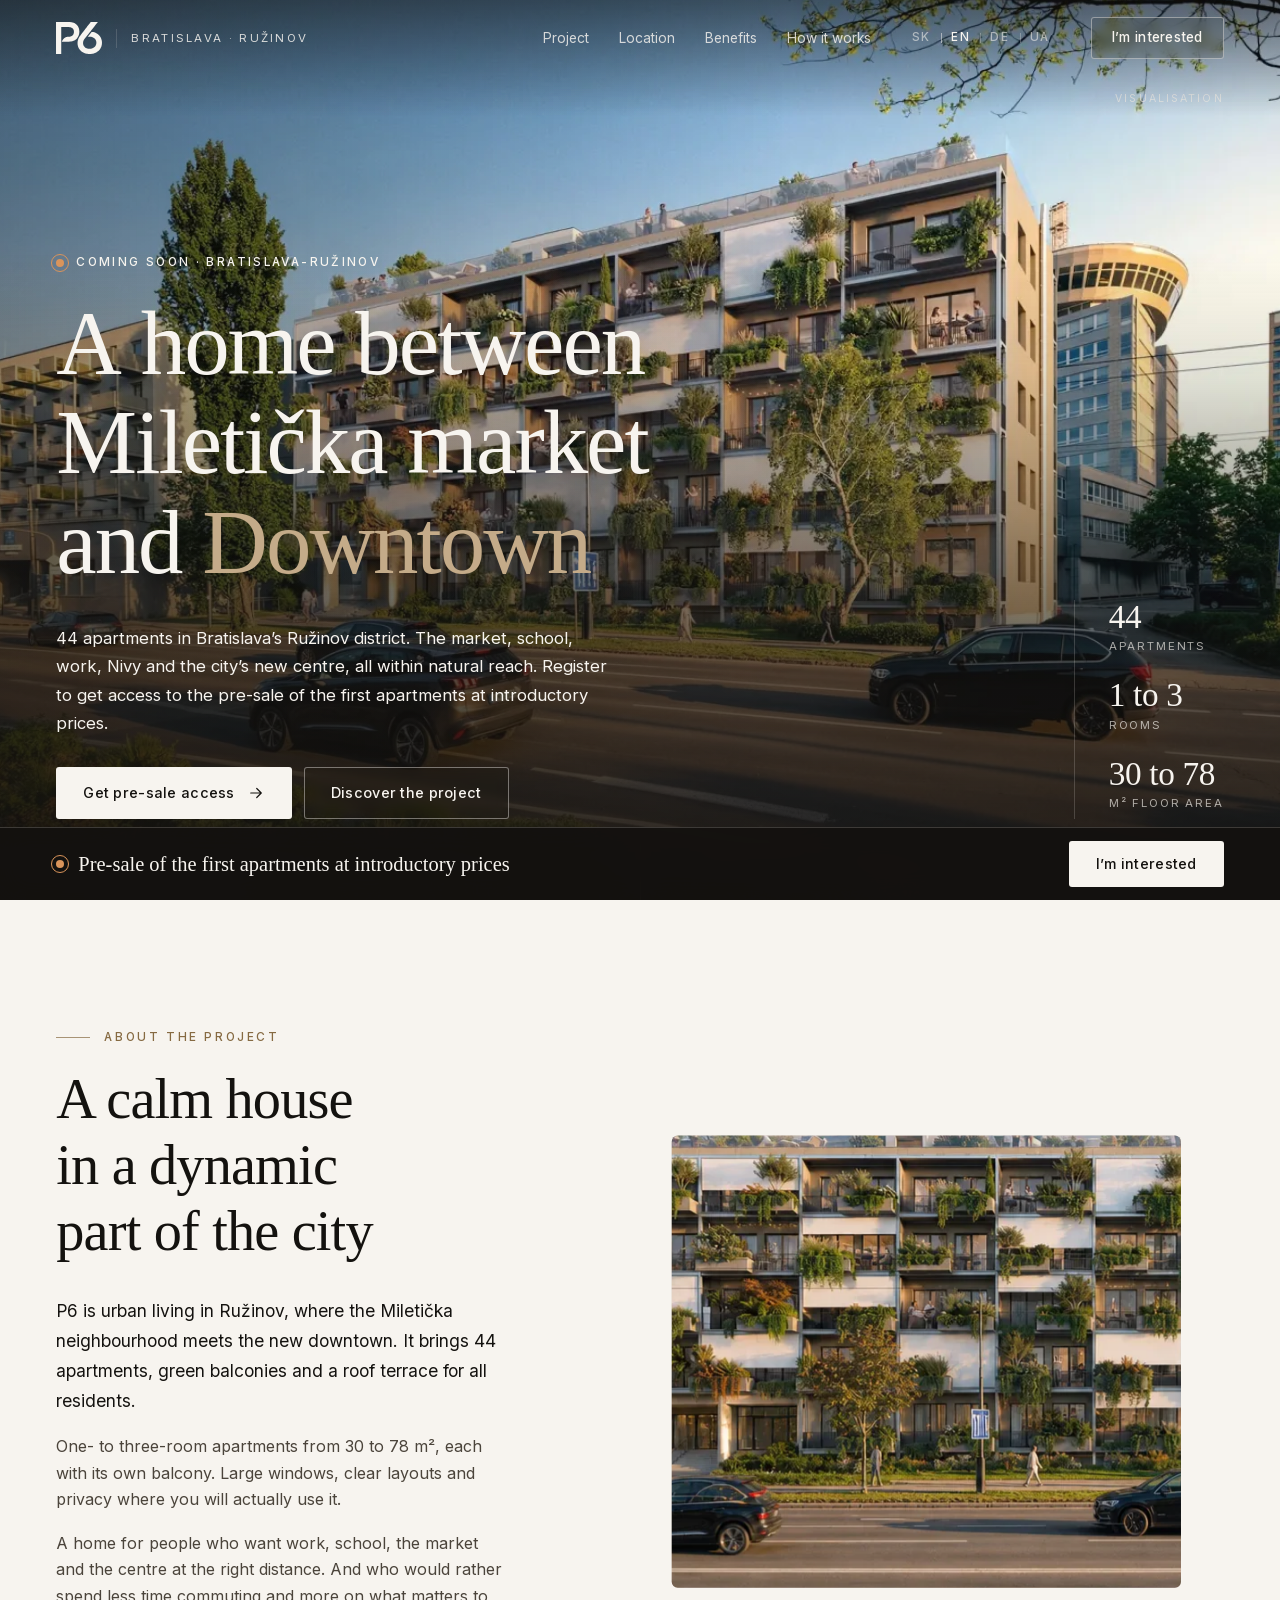
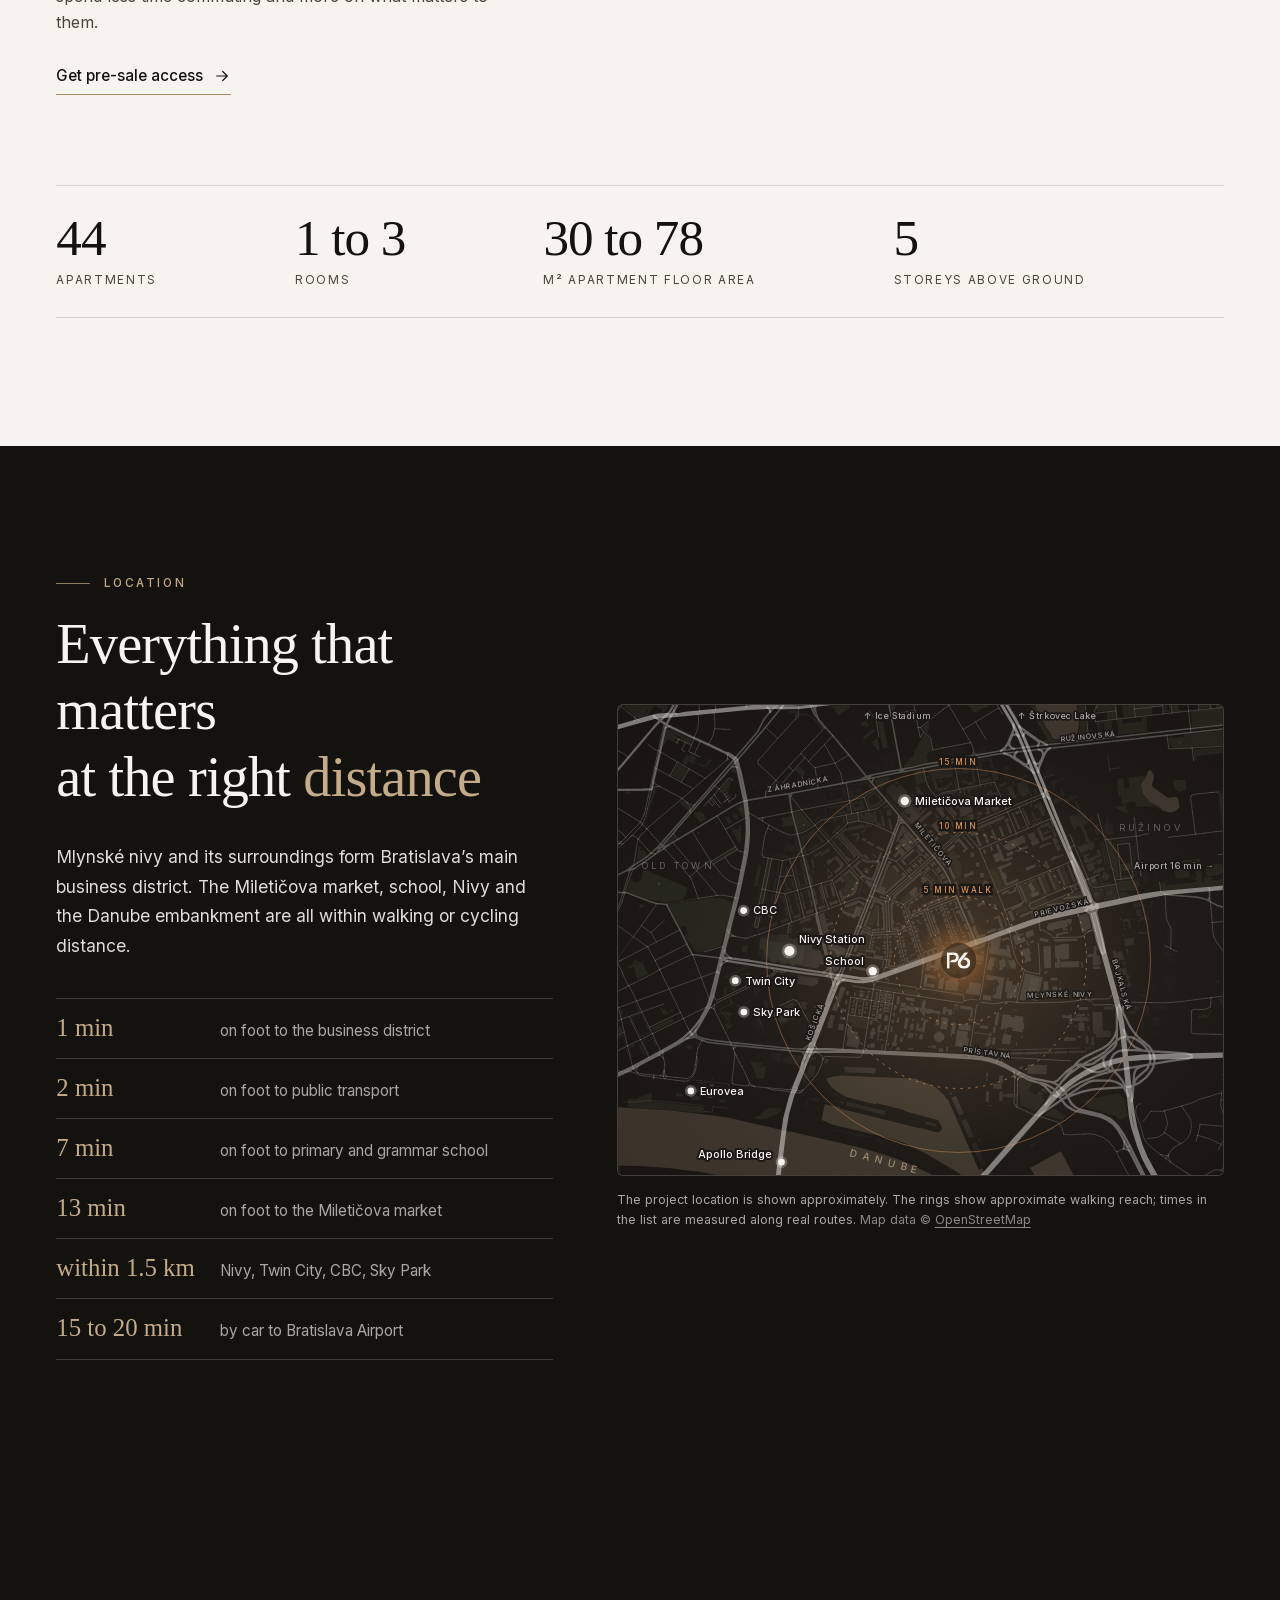
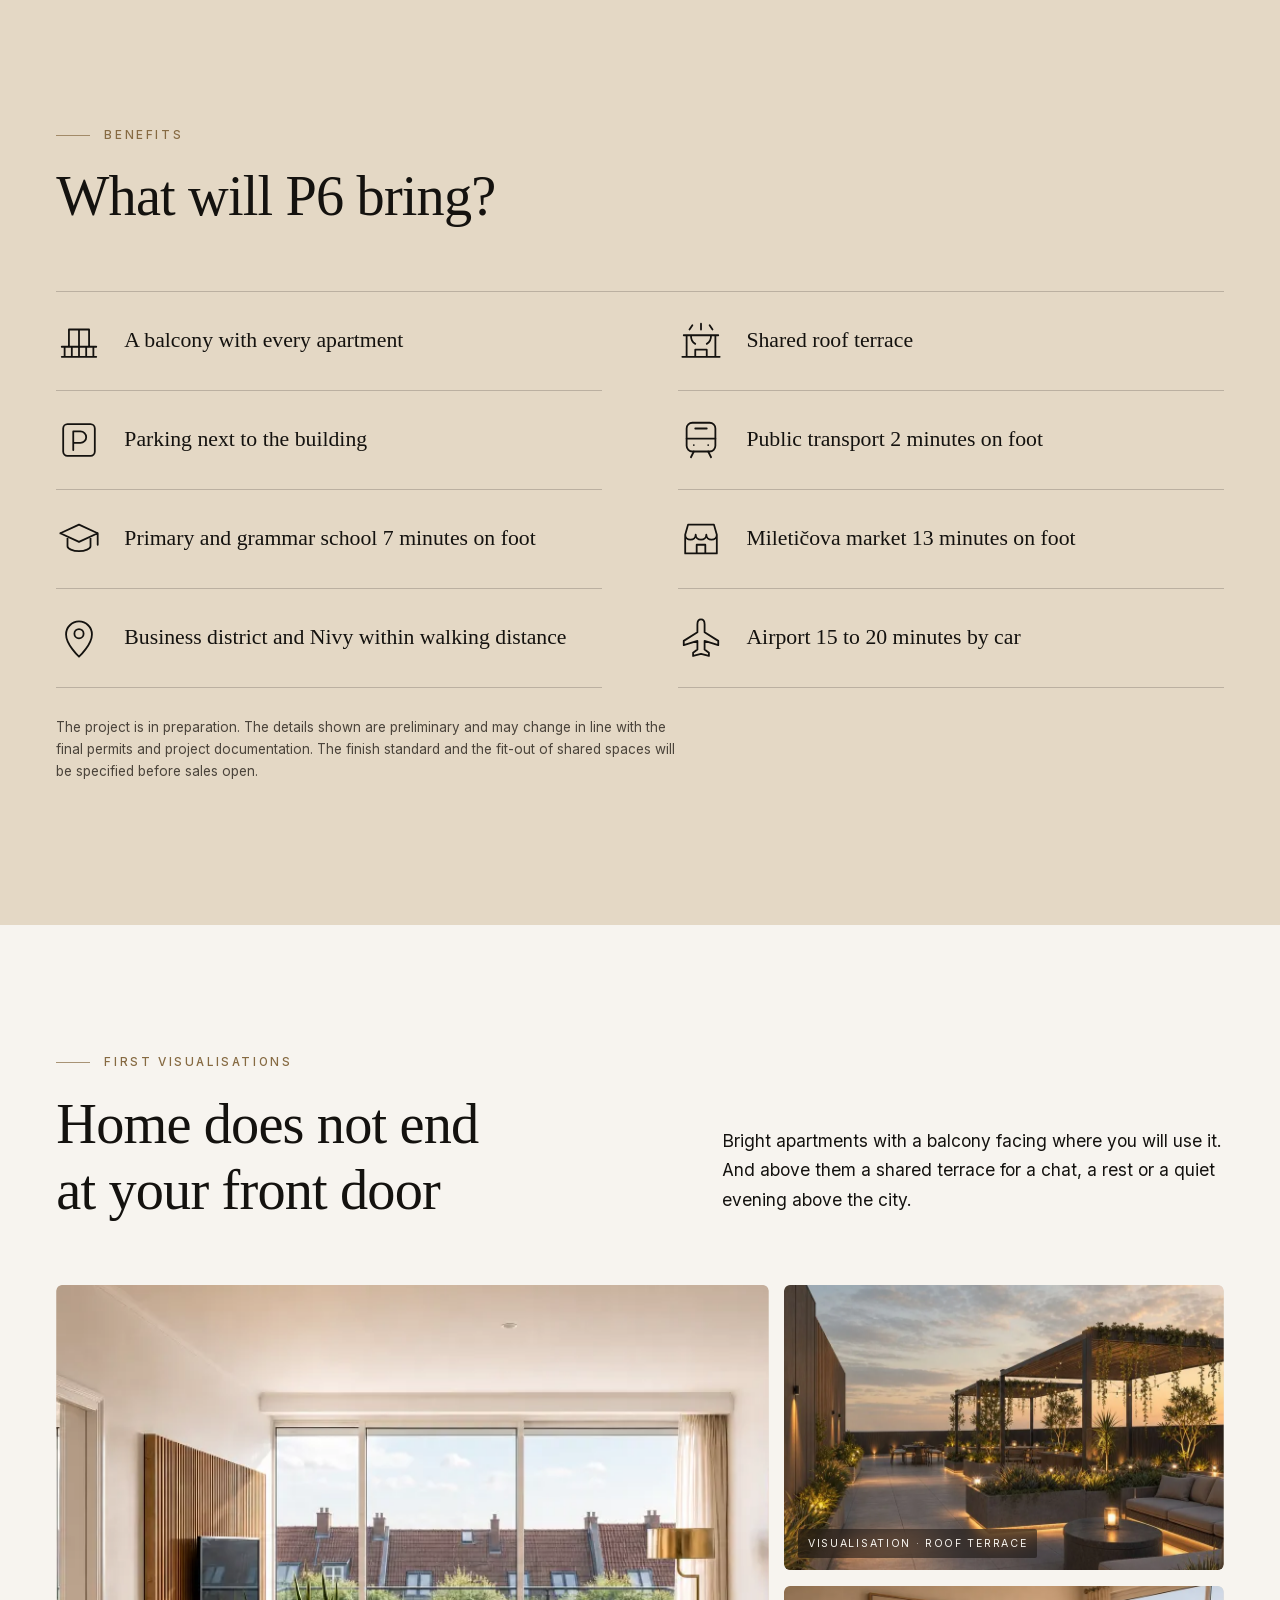
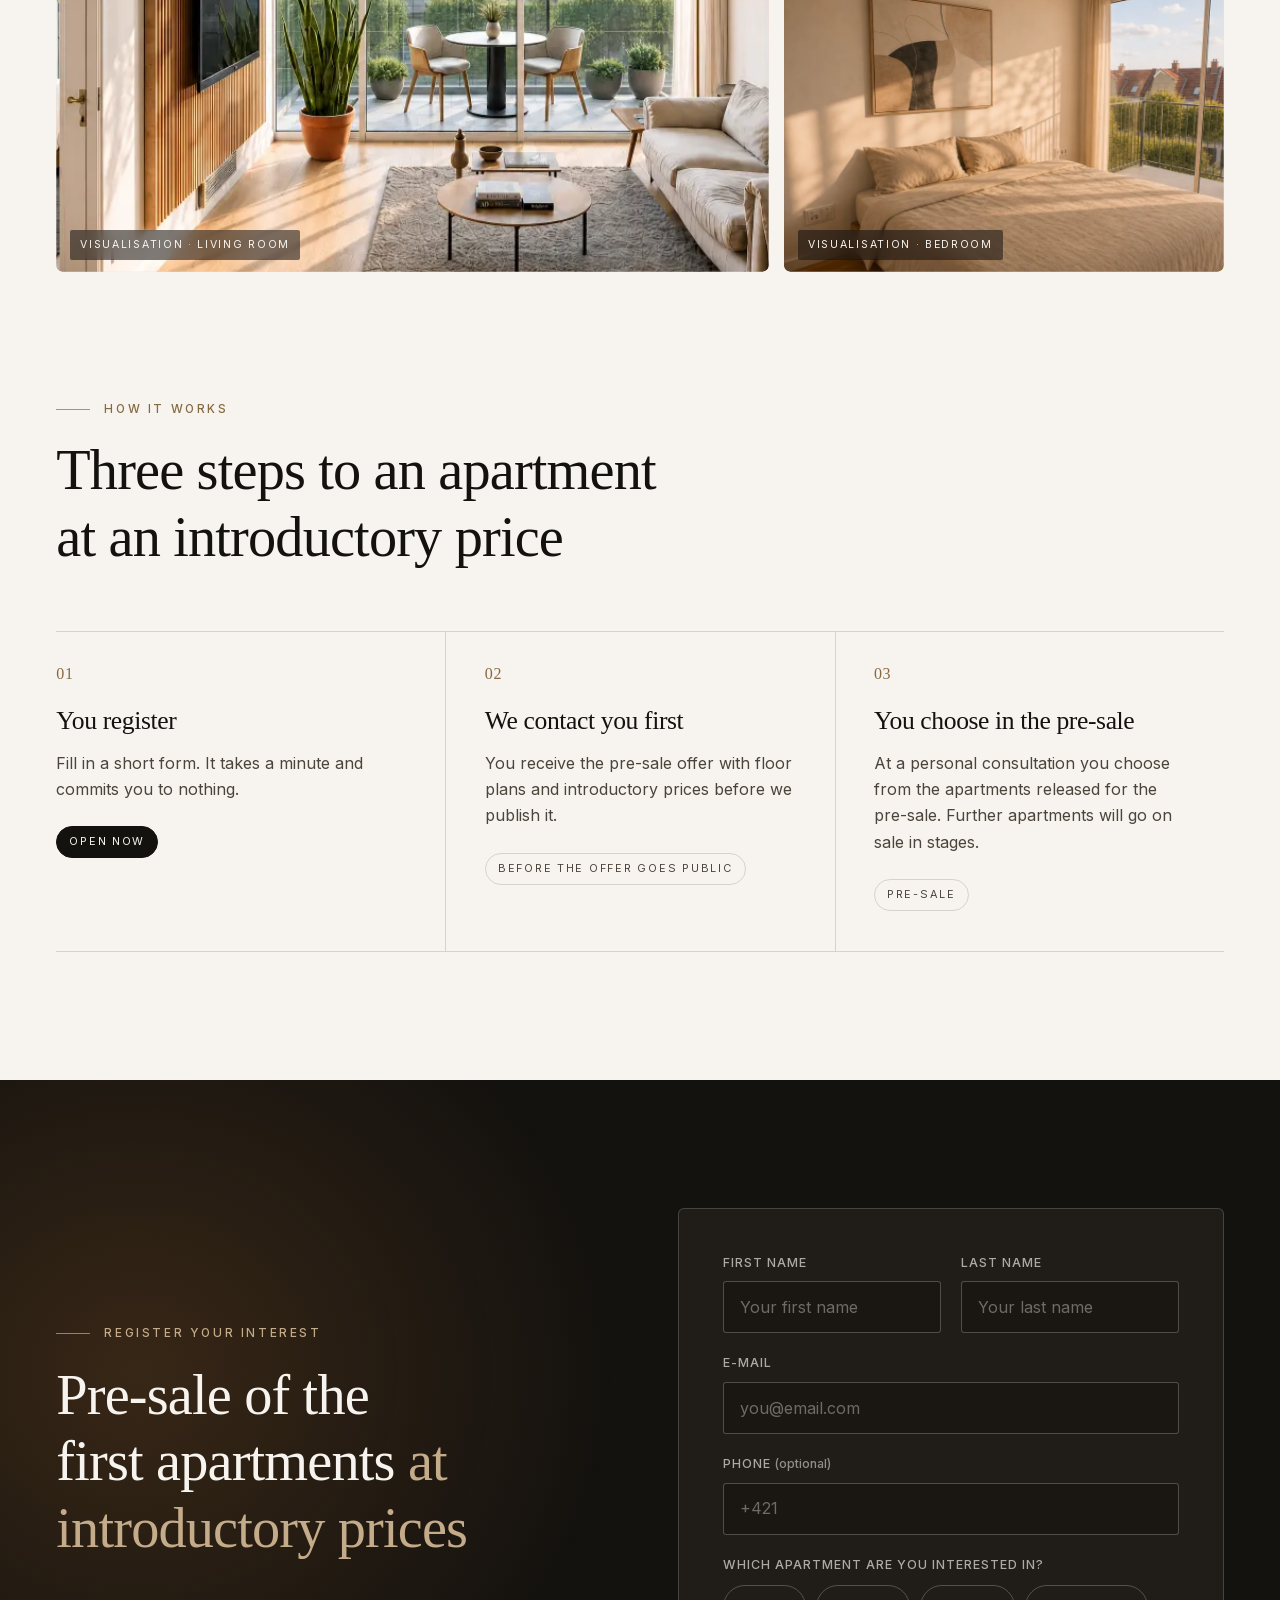
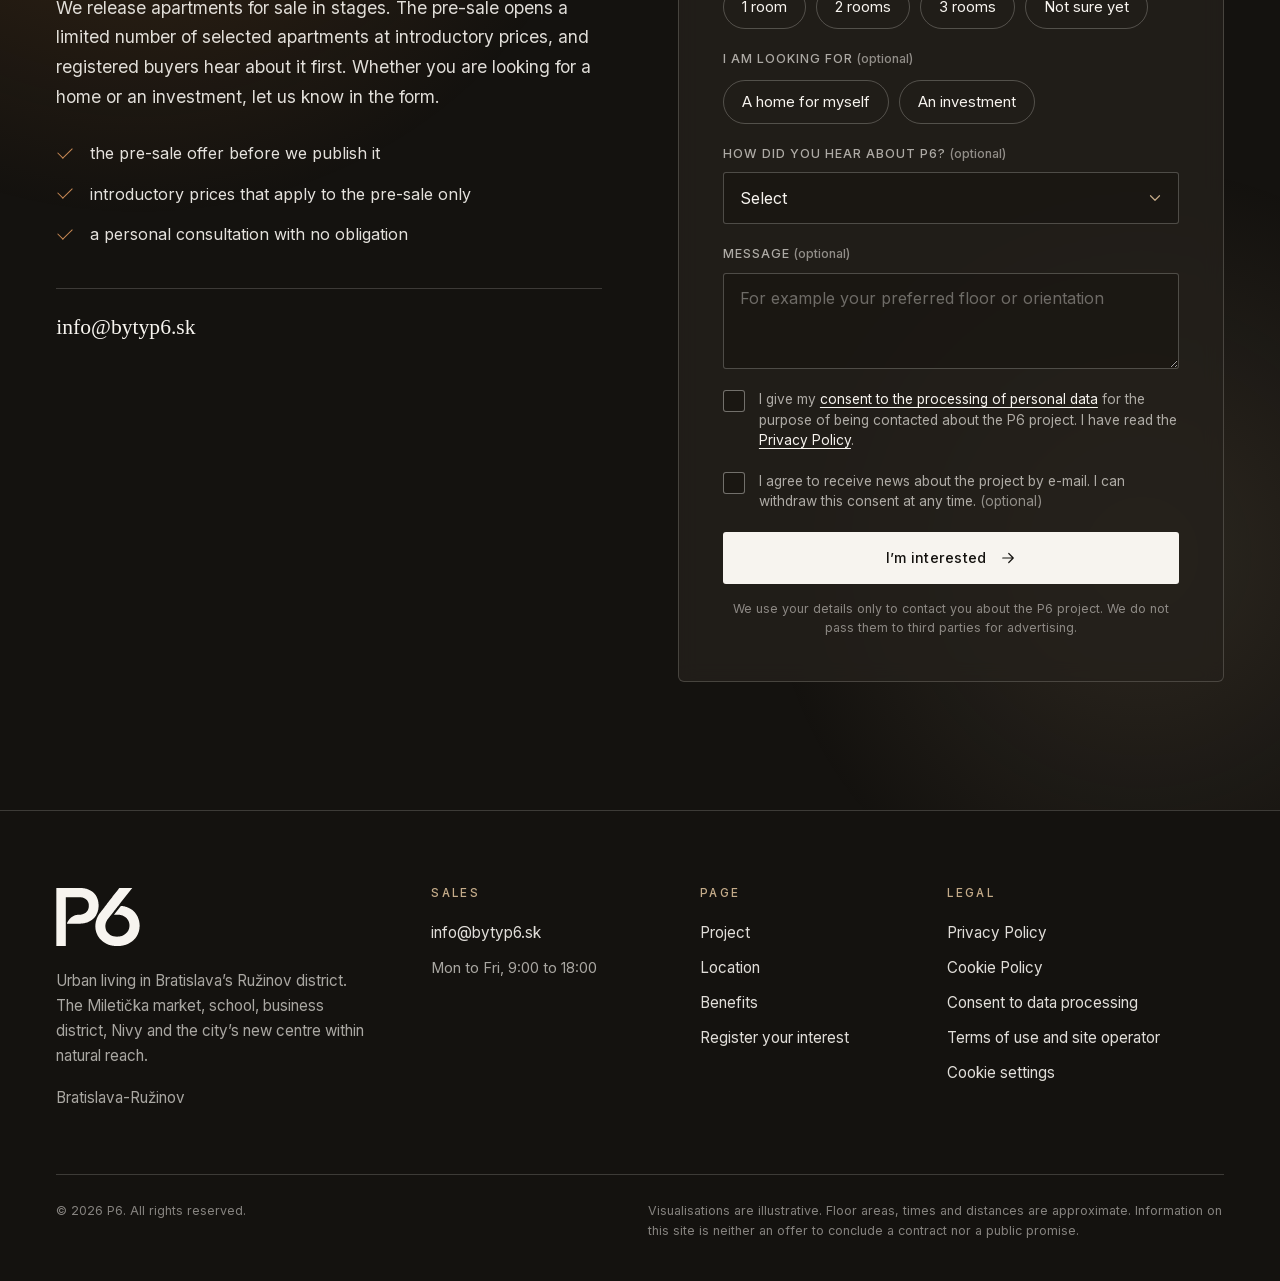
<file: index.html>
<!DOCTYPE html>
<html lang="sk">
<head>
<meta charset="UTF-8">
<script src="assets/js/preview-guard.js"></script><meta name="robots" content="noindex, nofollow">
<meta name="viewport" content="width=device-width, initial-scale=1, viewport-fit=cover">
<!-- Bezpečnostná politika: skripty len z vlastnej domény a z vymenovaných služieb (meranie po súhlase, formulár, prípadná captcha). Žiadne inline skripty. -->
<meta http-equiv="Content-Security-Policy" content="default-src 'self'; script-src 'self' https://www.googletagmanager.com https://www.googleadservices.com https://googleads.g.doubleclick.net https://connect.facebook.net https://js.hcaptcha.com https://*.hcaptcha.com; style-src 'self' 'unsafe-inline' https://*.hcaptcha.com; img-src 'self' data: https://*.google-analytics.com https://*.googletagmanager.com https://*.g.doubleclick.net https://www.google.com https://www.google.sk https://www.facebook.com; font-src 'self'; connect-src 'self' https://api.web3forms.com https://n8n.allsoftcorp.com https://n8n.wetender.ai https://*.google-analytics.com https://*.analytics.google.com https://*.googletagmanager.com https://*.g.doubleclick.net https://www.google.com https://www.facebook.com https://*.hcaptcha.com; frame-src https://*.hcaptcha.com https://td.doubleclick.net https://www.googletagmanager.com; object-src 'none'; base-uri 'self'; form-action 'self'">
<meta name="referrer" content="strict-origin-when-cross-origin">
<title>P6 | Pripravujeme. Domov medzi Miletičkou a Downtownom</title>
<meta name="description" content="Pripravujeme 44 bytov v bratislavskom Ružinove, medzi Miletičkou a novým downtownom. Zaregistrujte sa a získajte prístup k predpredaju prvých bytov za úvodné ceny.">
<!-- rel=canonical vkladá assets/js/lang-detect.js: / pre slovenčinu, /?lang=xx pre ostatné jazyky -->
<link rel="alternate" hreflang="sk" href="https://bytyp6.sk/">
<link rel="alternate" hreflang="en" href="https://bytyp6.sk/?lang=en">
<link rel="alternate" hreflang="de" href="https://bytyp6.sk/?lang=de">
<link rel="alternate" hreflang="uk" href="https://bytyp6.sk/?lang=uk">
<link rel="alternate" hreflang="x-default" href="https://bytyp6.sk/">
<meta property="og:type" content="website">
<meta property="og:site_name" content="P6">
<meta property="og:locale" content="sk_SK">
<meta property="og:locale:alternate" content="en_GB">
<meta property="og:locale:alternate" content="de_DE">
<meta property="og:locale:alternate" content="uk_UA">
<meta property="og:title" content="P6 | Pripravujeme. Domov medzi Miletičkou a Downtownom">
<meta property="og:description" content="44 bytov v bratislavskom Ružinove. Zaregistrujte sa a získajte prístup k predpredaju prvých bytov za úvodné ceny.">
<meta property="og:url" content="https://bytyp6.sk/">
<meta property="og:image" content="https://bytyp6.sk/assets/img/og.jpg">
<meta name="twitter:card" content="summary_large_image">
<meta name="theme-color" content="#14120F">
<link rel="icon" href="favicon.svg" type="image/svg+xml">
<meta name="robots" content="max-image-preview:large">
<script src="assets/js/config.js?v=19"></script>
<script src="assets/js/lang-detect.js?v=14"></script>
<script src="assets/js/motion-boot.js?v=1"></script>
<link rel="preload" href="assets/fonts/newsreader-normal-latin.woff2" as="font" type="font/woff2" crossorigin>
<link rel="preload" href="assets/fonts/inter-latin.woff2" as="font" type="font/woff2" crossorigin>
<link rel="preload" as="image" href="assets/img/hero-1600.webp" imagesrcset="assets/img/hero-960.webp 960w, assets/img/hero-1600.webp 1600w, assets/img/hero-2200.webp 2200w" imagesizes="100vw" media="(min-aspect-ratio: 4/5)" fetchpriority="high">
<link rel="preload" as="image" href="assets/img/hero-tall-1000.webp" media="(max-aspect-ratio: 4/5)" fetchpriority="high">
<link rel="stylesheet" href="assets/css/teaser.css?v=16">
<link rel="stylesheet" href="assets/css/motion.css?v=6">
<script type="application/ld+json">
{"@context":"https://schema.org","@type":"ApartmentComplex","name":"P6",
"address":{"@type":"PostalAddress","addressLocality":"Bratislava","addressRegion":"Ružinov","addressCountry":"SK"},
"numberOfAccommodationUnits":44,
"url":"https://bytyp6.sk/"}
</script>
</head>
<body>
<svg width="0" height="0" style="position:absolute" aria-hidden="true" focusable="false">
  <symbol id="p6" viewBox="100 100 678 472"><path d="M718 100H613L609 104L599 118L559 168L553 177L531 204L519 221L515 225L506 238L502 242L499 247L495 251L489 260L485 264L476 277L472 281L460 298L450 310L441 324L431 344V346L429 349L428 354L425 360V363L421 375V379L419 385V392L418 393V406L417 407L419 437L420 438V442L421 443V447L422 448L423 455L427 467L438 490L454 513L476 534L487 542L504 551L506 553H508L525 561L531 563H534L538 565H541L550 568H554L555 569L568 570L569 571H579L580 572H613L614 571H624L625 570L637 569L638 568H642L643 567L658 564L667 561L670 559H672L675 557H677L684 553L690 551L692 549L699 546L718 533L724 527H725L743 508L753 494L764 474V472L767 467L772 452V449L774 444V440L775 439V435L776 434L777 416L778 415V399L777 398V386L776 385V379L775 378L774 369L763 336L755 321L747 309L738 298L719 280L702 268L682 258H680L677 256L665 252H662L653 249L643 248L642 247H635L634 246H625L569 318H572L573 317H610L611 318H617L618 319H622L623 320L630 321L639 324L653 331L663 338L670 345H671L677 352L684 362L689 372L692 381V384L694 389V396L695 397V414L694 415V421L693 422V426L692 427V430L690 436L687 441L686 445L676 460L663 473L652 481L638 488L626 492L618 493L617 494H611L610 495H599L598 496L579 495L578 494L567 493L566 492H563L551 488L539 482L529 475L517 463L510 453L505 443L502 434V431L500 426V420L499 419V401L500 400V394L501 393L502 385L506 376V374L516 356L563 297L573 283L581 274L584 269L592 260L595 255L603 246L624 218L666 166L687 138L718 100Z"/><path d="M360 112L345 107L338 106L337 105H333L327 103H322L321 102H315L314 101H303L302 100H100V571H177V176L178 175H296L297 176H304L305 177L314 178L323 181L335 187L343 193L350 200L355 207L360 217L362 223V226L363 227V231L364 232V256L363 257V261L362 262L361 269L359 272L357 279L352 287L339 301L332 306L314 314H311L306 316H302L301 317H292L291 318H270L269 319H264L263 320H259L255 322H252L236 329L220 340L206 354L196 368L188 383L186 390H298L299 389H311L312 388L325 387L326 386H330L331 385L342 383L357 378L362 375H364L388 361L398 353L409 342L423 323L427 314L429 312V310L434 300L438 288V285L441 276L442 265L443 264V254L444 253V232L443 231L442 214L441 213V209L440 208V204L437 196V193L427 170L425 168L421 160L411 147L401 137L391 129L377 120L360 112Z"/></symbol>
  <symbol id="arrow" viewBox="0 0 24 24"><path d="M5 12h14M13 6l6 6-6 6" fill="none" stroke="currentColor" stroke-width="1.6" stroke-linecap="round" stroke-linejoin="round"/></symbol>
</svg>

<div class="intro" aria-hidden="true">
  <svg class="intro__mark" viewBox="100 100 678 472"></svg>
  <div class="intro__meta"><span>Bratislava · Ružinov</span><span class="intro__count">000</span></div>
  <span class="intro__bar"></span>
</div>

<a class="skip-link" href="#main" data-i18n="skip">Preskočiť na obsah</a>

<header class="nav" data-nav>
  <div class="nav__inner">
    <a class="brand" href="#top" aria-label="P6">
      <svg class="brand__logo" aria-hidden="true"><use href="#p6"/></svg>
      <span class="brand__sub">Bratislava · Ružinov</span>
    </a>
    <nav class="nav__links" aria-label="Hlavná navigácia" data-i18n-attr="aria-label:nav.aria">
      <a href="#projekt" data-i18n="nav.project">Projekt</a>
      <a href="#lokalita" data-i18n="nav.location">Lokalita</a>
      <a href="#vyhody" data-i18n="nav.perks">Výhody</a>
      <a href="#postup" data-i18n="nav.steps">Ako to funguje</a>
    </nav>
    <div class="langs" data-langs role="group" aria-label="Jazyk / Language / Sprache / Мова">
      <button type="button" data-lang="sk" aria-pressed="true">SK</button>
      <button type="button" data-lang="en" aria-pressed="false">EN</button>
      <button type="button" data-lang="de" aria-pressed="false">DE</button>
      <button type="button" data-lang="uk" aria-pressed="false" lang="uk" aria-label="Українська">UA</button>
    </div>
    <a class="btn btn--ghost-inv nav__cta" href="#registracia" data-i18n="cta.interest">Mám záujem</a>
  </div>
</header>

<main id="main">

<!-- §1 Hero ============================================================= -->
<section class="hero" id="top" data-hero aria-label="P6">
  <div class="hero__media">
    <picture>
      <source media="(max-aspect-ratio: 4/5)" srcset="assets/img/hero-tall-1000.webp">
      <img class="hero__poster" src="assets/img/hero-1600.webp"
           srcset="assets/img/hero-960.webp 960w, assets/img/hero-1600.webp 1600w, assets/img/hero-2200.webp 2200w" sizes="100vw"
           width="2200" height="1238" fetchpriority="high"
           alt="Vizualizácia bytového domu P6: päťpodlažný dom so zelenými balkónmi a strešnou terasou"
           data-i18n-attr="alt:hero.alt">
    </picture>
    <div class="hero__scrim" aria-hidden="true"></div>
  </div>

  <div class="hero__body shell">
    <div class="hero__copy">
      <p class="status"><span class="status__dot" aria-hidden="true"></span><span data-i18n="hero.status">Pripravujeme · Bratislava-Ružinov</span></p>
      <h1 class="hero__title" data-i18n="hero.title">
        <span class="line"><span>Domov medzi</span></span>
        <span class="line"><span>Miletičkou a&nbsp;<em>Downtownom</em></span></span>
      </h1>
      <p class="hero__sub" data-i18n="hero.sub">44 bytov v&nbsp;bratislavskom Ružinove. Trh, škola, práca, Nivy aj nové centrum Bratislavy v&nbsp;prirodzenom dosahu. Zaregistrujte sa a&nbsp;získajte prístup k&nbsp;predpredaju prvých bytov za úvodné ceny.</p>
      <div class="hero__actions">
        <a class="btn btn--light" href="#registracia"><span data-i18n="hero.cta">Chcem prístup k&nbsp;predpredaju</span> <svg aria-hidden="true"><use href="#arrow"/></svg></a>
        <a class="btn btn--ghost-inv" href="#projekt" data-i18n="hero.cta2">Spoznať projekt</a>
      </div>
    </div>
    <ul class="hero__facts" aria-label="Projekt v skratke" data-i18n-attr="aria-label:hero.facts.aria">
      <li><b>44</b><span data-i18n="fact.flats">bytov</span></li>
      <li><b data-i18n="fact.rooms.n">1 až 3</b><span data-i18n="fact.rooms">izby</span></li>
      <li><b data-i18n="fact.area.n">30 až 78</b><span data-i18n="fact.area">m² výmery</span></li>
    </ul>
  </div>
  <span class="viz-label" data-i18n="viz">Vizualizácia</span>
  <a class="hero__cue" href="#projekt" aria-label="Pokračovať na projekt" data-i18n-attr="aria-label:hero.cue"><span></span></a>
</section>

<!-- §2 O projekte ======================================================= -->
<section class="section" id="projekt">
  <div class="shell">
    <div class="split">
      <div class="split__text reveal">
        <p class="eyebrow" data-i18n="about.eyebrow">O projekte</p>
        <h2 data-i18n="about.title">Pokojný dom<br>v&nbsp;dynamickej<br>časti mesta</h2>
        <p class="lede" data-i18n="about.lede">P6 je mestské bývanie v&nbsp;Ružinove, na rozhraní Miletičky a&nbsp;nového downtownu. Prináša 44 bytov, zelené balkóny a&nbsp;strešnú terasu pre všetkých obyvateľov.</p>
        <p data-i18n="about.p1">Jedno- až trojizbové byty s&nbsp;výmerami od 30 do 78&nbsp;m², každý s&nbsp;vlastným balkónom. Veľké okná, zrozumiteľné dispozície a&nbsp;súkromie tam, kde ho naozaj využijete.</p>
        <p data-i18n="about.p2">Bývanie pre ľudí, ktorí chcú mať prácu, školu, trh aj centrum v&nbsp;správnej vzdialenosti. A&nbsp;tráviť menej času na cestách a&nbsp;viac tým, na čom im záleží.</p>
        <a class="link-arrow" href="#registracia"><span data-i18n="about.link">Získať prístup k&nbsp;predpredaju</span> <svg aria-hidden="true"><use href="#arrow"/></svg></a>
      </div>
      <figure class="split__media frame reveal">
        <img src="assets/img/p6-fasada-1157.webp" width="1157" height="1024" loading="lazy" decoding="async"
             alt="Vizualizácia uličnej fasády P6: päť podlaží, balkóny so zeleňou, svetlé panely a strešná terasa"
             data-i18n-attr="alt:about.alt">
        <figcaption data-i18n="about.cap">Vizualizácia · uličná fasáda</figcaption>
      </figure>
    </div>

    <dl class="figs reveal">
      <div><dt data-i18n="fact.flats">bytov</dt><dd data-count="44">44</dd></div>
      <div><dt data-i18n="fact.rooms">izby</dt><dd data-i18n="fact.rooms.n">1 až 3</dd></div>
      <div><dt data-i18n="fig.area">m² výmery bytov</dt><dd data-i18n="fact.area.n">30 až 78</dd></div>
      <div><dt data-i18n="fig.floors">nadzemných podlaží</dt><dd data-count="5">5</dd></div>
    </dl>
  </div>
</section>

<!-- §3 Lokalita ========================================================= -->
<section class="section section--ink" id="lokalita">
  <div class="shell">
    <div class="loc">
      <div class="loc__text reveal">
        <p class="eyebrow" data-i18n="loc.eyebrow">Lokalita</p>
        <h2 data-i18n="loc.title">Všetko podstatné<br>v&nbsp;správnej <em>vzdialenosti</em></h2>
        <p class="lede" data-i18n="loc.lede">Mlynské nivy a&nbsp;ich okolie tvoria hlavnú biznis zónu Bratislavy. Trhovisko Miletičova, škola, Nivy aj nábrežie Dunaja sú na dosah pešo alebo na bicykli.</p>
        <ul class="dist">
          <li><b data-i18n="d1.n">1 min</b><span data-i18n="d1">pešo do biznis zóny</span></li>
          <li><b data-i18n="d2.n">2 min</b><span data-i18n="d2">pešo na zastávku MHD</span></li>
          <li><b data-i18n="d3.n">7 min</b><span data-i18n="d3">pešo do školy a&nbsp;gymnázia</span></li>
          <li><b data-i18n="d4.n">13 min</b><span data-i18n="d4">pešo na trhovisko Miletičova</span></li>
          <li><b data-i18n="d5.n">do 1,5 km</b><span data-i18n="d5">Nivy, Twin City, CBC, Sky Park</span></li>
          <li><b data-i18n="d6.n">15 až 20 min</b><span data-i18n="d6">autom na letisko Bratislava</span></li>
        </ul>
      </div>

      <figure class="map reveal" data-map>
        <!-- Podklad je reálna geometria z OpenStreetMap (assets/img/map-base.svg, mierka 4,33 m na 1 px).
             Všetko nižšie je v tej istej projekcii: body sú prepočítané z GPS súradníc, okruhy z metrov. -->
        <svg viewBox="0 0 720 560" data-vb-wide="0 0 720 560" data-vb-narrow="165 0 480 560" preserveAspectRatio="xMidYMid slice" role="img"
             aria-label="Mapa okolia P6 s okruhmi pešej dostupnosti 5, 10 a 15 minút: trhovisko Miletičova, škola Novohradská, stanica Nivy, Sky Park, Eurovea a Dunaj"
             data-i18n-attr="aria-label:map.aria">
          <defs>
            <radialGradient id="p6zone">
              <stop offset="0" stop-color="#E8A56C" stop-opacity=".78"/>
              <stop offset=".5" stop-color="#B87333" stop-opacity=".32"/>
              <stop offset="1" stop-color="#B87333" stop-opacity="0"/>
            </radialGradient>
            <radialGradient id="p6reach">
              <stop offset="0" stop-color="#D9945B" stop-opacity=".16"/>
              <stop offset="1" stop-color="#D9945B" stop-opacity="0"/>
            </radialGradient>
          </defs>
          <image href="assets/img/map-base.svg" width="720" height="560" preserveAspectRatio="none"/>

          <!-- radar: dosah, vlny a okruhy 5 / 10 / 15 minút pešo (330 / 660 / 990 m vzdušnou čiarou) -->
          <g class="radar" transform="translate(405.4 304.4)">
            <circle class="radar__reach" r="228.5" fill="url(#p6reach)"/>
            <circle class="radar__wave" r="228.5"/>
            <circle class="radar__wave radar__wave--2" r="228.5"/>
            <circle class="radar__ring" r="76.2"/>
            <circle class="radar__ring" r="152.3"/>
            <circle class="radar__ring radar__ring--outer" r="228.5"/>
          </g>
          <text class="map__ring-label" x="405.4" y="224" text-anchor="middle" data-i18n="map.r5">5 MIN PEŠO</text>
          <text class="map__ring-label" x="405.4" y="148" text-anchor="middle" data-i18n="map.r10">10 MIN</text>
          <text class="map__ring-label" x="405.4" y="72" text-anchor="middle" data-i18n="map.r15">15 MIN</text>

          <!-- názvy ulíc: poloha aj sklon sú odčítané z geometrie ulice -->
          <g class="map__street">
            <text transform="translate(530.8 250.1) rotate(-14.3)" dy="-6" text-anchor="middle">PRIEVOZSKÁ</text>
            <text transform="translate(526.5 354) rotate(-1.2)" dy="-6" text-anchor="middle">MLYNSKÉ NIVY</text>
            <text transform="translate(368.4 172.1) rotate(49.9)" dy="-6" text-anchor="middle">MILETIČOVA</text>
            <text transform="translate(242.5 380.3) rotate(-68.7)" dy="-6" text-anchor="middle">KOŠICKÁ</text>
            <text transform="translate(590.9 335.9) rotate(74.6)" dy="-6" text-anchor="middle">BAJKALSKÁ</text>
            <text transform="translate(216.1 103.6) rotate(-10.3)" dy="-6" text-anchor="middle">ZÁHRADNÍCKA</text>
            <text transform="translate(560.8 46.6) rotate(-6.3)" dy="-6" text-anchor="middle">RUŽINOVSKÁ</text>
            <text transform="translate(438.7 423.2) rotate(8.1)" dy="-6" text-anchor="middle">PRÍSTAVNÁ</text>
          </g>
          <text class="map__water" transform="translate(318 548) rotate(15)" text-anchor="middle" data-i18n="map.danube">DUNAJ</text>
          <text class="map__area map__far" x="28" y="196" data-i18n="map.oldtown">STARÉ MESTO</text>
          <text class="map__area" x="596" y="150">RUŽINOV</text>

          <!-- miesta: súradnice z GPS; --d je vzdialenosť od stredu v pomere k 15-minútovému okruhu, podľa nej bod „blikne“, keď ním prejde vlna -->
          <g class="map__poi" style="--i:1;--d:.87"><circle cx="341.3" cy="114.6" r="5"/><text x="353" y="119" data-i18n="map.market">Trhovisko Miletičova</text></g>
          <g class="map__poi" style="--i:2;--d:.45"><circle cx="303.2" cy="317.1" r="5"/><text x="293" y="310" text-anchor="end" data-i18n="map.school">Škola</text></g>
          <g class="map__poi" style="--i:3;--d:.88"><circle cx="204" cy="293.1" r="6"/><text x="215" y="284" data-i18n="map.nivy">Stanica Nivy</text></g>
          <g class="map__poi map__far" style="--i:4"><circle cx="149.6" cy="245" r="4"/><text x="161" y="249">CBC</text></g>
          <g class="map__poi map__far" style="--i:5"><circle cx="139.6" cy="328.4" r="4"/><text x="151" y="333">Twin City</text></g>
          <g class="map__poi map__far" style="--i:6"><circle cx="149.8" cy="365.7" r="4"/><text x="161" y="370">Sky Park</text></g>
          <g class="map__poi map__far" style="--i:7"><circle cx="86.7" cy="459.6" r="4"/><text x="98" y="464">Eurovea</text></g>
          <g class="map__poi map__far" style="--i:8"><circle cx="194.6" cy="544.3" r="4"/><text x="183" y="540" text-anchor="end" data-i18n="map.bridge">Most Apollo</text></g>
          <g class="map__edge"><text x="333" y="17" text-anchor="middle" data-i18n="map.stadium">↑ Zimný štadión</text></g>
          <g class="map__edge"><text x="523" y="17" text-anchor="middle" data-i18n="map.lake">↑ Štrkovecké jazero</text></g>
          <g class="map__edge map__far"><text x="710" y="196" text-anchor="end" data-i18n="map.airport">Letisko 16 min →</text></g>

          <!-- P6: zámerne len približná zóna, nie presný bod -->
          <g class="map__p6" transform="translate(405.4 304.4)">
            <circle class="zone" r="50" fill="url(#p6zone)"/>
            <circle r="21" fill="#14120F" fill-opacity=".5"/>
            <svg x="-14" y="-9.75" width="28" height="19.5" viewBox="0 0 678 472"><use href="#p6"/></svg>
          </g>
        </svg>
        <figcaption><span data-i18n="map.cap">Poloha projektu je vyznačená orientačne. Okruhy ukazujú približnú pešiu dostupnosť, časy v zozname sú merané po reálnych trasách.</span> <span class="map__credit"><span data-i18n="map.credit">Mapové podklady ©</span> <a href="https://www.openstreetmap.org/copyright" target="_blank" rel="noopener">OpenStreetMap</a></span></figcaption>
      </figure>
    </div>
  </div>
</section>

<!-- §4 Čo prinesie P6 ==================================================== -->
<section class="section section--sand" id="vyhody">
  <div class="shell">
    <div class="head reveal">
      <p class="eyebrow" data-i18n="perks.eyebrow">Výhody</p>
      <h2 data-i18n="perks.title">Čo prinesie P6?</h2>
    </div>
    <ul class="perks">
      <li class="reveal"><svg viewBox="0 0 32 32" aria-hidden="true"><path d="M4 20h24M6 20v7M26 20v7M11 20v7M16 20v7M21 20v7M4 27h24M9 20V8h14v12M16 8v12"/></svg><span data-i18n="perk.1">Balkón ku každému bytu</span></li>
      <li class="reveal"><svg viewBox="0 0 32 32" aria-hidden="true"><path d="M4 12h24M6 12v15M26 12v15M9 12c0 3 1 5 3 6M23 12c0 3-1 5-3 6M12 27v-5h8v5M3 27h26M8 8l2-3M16 8V4M24 8l-2-3"/></svg><span data-i18n="perk.2">Komunitná strešná terasa</span></li>
      <li class="reveal"><svg viewBox="0 0 32 32" aria-hidden="true"><rect x="5" y="5" width="22" height="22" rx="3"/><path d="M12 23V10h5a4 4 0 0 1 0 8h-5"/></svg><span data-i18n="perk.3">Parkovanie pri dome</span></li>
      <li class="reveal"><svg viewBox="0 0 32 32" aria-hidden="true"><rect x="6" y="4" width="20" height="20" rx="4"/><path d="M6 15h20M11 24l-2 4M21 24l2 4M11 19.5h.01M21 19.5h.01M12 8h8"/></svg><span data-i18n="perk.4">Zastávka MHD 2&nbsp;minúty pešo</span></li>
      <li class="reveal"><svg viewBox="0 0 32 32" aria-hidden="true"><path d="M3 12 16 6l13 6-13 6L3 12ZM8 14.500V21c0 1.700 3.600 3.500 8 3.500s8-1.800 8-3.500v-6.500M29 12v8"/></svg><span data-i18n="perk.5">Škola a&nbsp;gymnázium 7&nbsp;minút pešo</span></li>
      <li class="reveal"><svg viewBox="0 0 32 32" aria-hidden="true"><path d="M5 13 7 6h18l2 7M5 13v13h22V13M5 13c0 2 1.600 3.500 3.700 3.500s3.600-1.500 3.600-3.500c0 2 1.600 3.500 3.700 3.500s3.700-1.500 3.700-3.500c0 2 1.500 3.500 3.600 3.500S27 15 27 13M13 26v-6h6v6"/></svg><span data-i18n="perk.6">Trhovisko Miletičova 13&nbsp;minút pešo</span></li>
      <li class="reveal"><svg viewBox="0 0 32 32" aria-hidden="true"><path d="M16 29s9-8.4 9-15.5A9 9 0 0 0 7 13.500C7 20.600 16 29 16 29Z"/><circle cx="16" cy="13" r="3.2"/></svg><span data-i18n="perk.7">Biznis zóna a&nbsp;Nivy v&nbsp;pešej vzdialenosti</span></li>
      <li class="reveal"><svg viewBox="0 0 32 32" aria-hidden="true"><path d="M16 3c1.500 0 2.500 1.500 2.500 3.500V12l9.500 6v3l-9.500-3v6l3 2.200v2.300L16 27l-5.500 1.500v-2.300l3-2.200v-6L4 21v-3l9.500-6V6.500C13.500 4.500 14.500 3 16 3Z"/></svg><span data-i18n="perk.8">Letisko 15 až 20&nbsp;minút autom</span></li>
    </ul>
    <p class="note reveal" data-i18n="perks.note">Projekt je v&nbsp;príprave. Uvedené údaje sú predbežné a&nbsp;môžu sa zmeniť podľa právoplatných povolení a&nbsp;finálnej projektovej dokumentácie. Štandard vyhotovenia a&nbsp;vybavenie spoločných priestorov upresníme pred spustením predaja.</p>
  </div>
</section>

<!-- §5 Pohľad dovnútra ==================================================== -->
<section class="section section--tight-b" id="galeria">
  <div class="shell">
    <div class="head head--row reveal">
      <div>
        <p class="eyebrow" data-i18n="gal.eyebrow">Prvé vizualizácie</p>
        <h2 data-i18n="gal.title">Domov sa nekončí<br>pri vašich dverách</h2>
      </div>
      <p class="lede" data-i18n="gal.lede">Svetlé byty s&nbsp;balkónom orientovaným tam, kde ho využijete. A&nbsp;nad nimi spoločná terasa na rozhovor, oddych alebo pokojný večer nad mestom.</p>
    </div>
    <div class="mosaic">
      <figure class="frame mosaic__a reveal">
        <img src="assets/img/interier-obyvacka-1920.webp" srcset="assets/img/interier-obyvacka-1100.webp 1100w, assets/img/interier-obyvacka-1920.webp 1920w"
             sizes="(min-width: 900px) 62vw, 100vw" width="1920" height="1080" loading="lazy" decoding="async"
             alt="Vizualizácia obývacej izby s výstupom na balkón, svetlý interiér s drevenou podlahou"
             data-i18n-attr="alt:gal.alt1">
        <figcaption data-i18n="gal.cap1">Vizualizácia · obývacia izba</figcaption>
      </figure>
      <figure class="frame mosaic__b reveal">
        <img src="assets/img/p6-terasa-1024.webp" width="1024" height="1024" loading="lazy" decoding="async"
             alt="Vizualizácia strešnej komunitnej terasy po západe slnka: pergoly, zeleň a sedenie"
             data-i18n-attr="alt:gal.alt2">
        <figcaption data-i18n="gal.cap2">Vizualizácia · strešná terasa</figcaption>
      </figure>
      <figure class="frame mosaic__c reveal">
        <img src="assets/img/interier-spalna-1280.webp" width="1280" height="720" loading="lazy" decoding="async"
             alt="Vizualizácia spálne s oknom od podlahy po strop a výhľadom do zelene"
             data-i18n-attr="alt:gal.alt3">
        <figcaption data-i18n="gal.cap3">Vizualizácia · spálňa</figcaption>
      </figure>
    </div>
  </div>
</section>

<!-- §6 Ako to funguje ===================================================== -->
<section class="section" id="postup">
  <div class="shell">
    <div class="head reveal">
      <p class="eyebrow" data-i18n="steps.eyebrow">Ako to funguje</p>
      <h2 data-i18n="steps.title">Tri kroky k&nbsp;bytu<br>za úvodnú cenu</h2>
    </div>
    <ol class="steps">
      <li class="reveal">
        <span class="steps__n">01</span>
        <h3 data-i18n="step1.t">Zaregistrujete sa</h3>
        <p data-i18n="step1.p">Vyplníte krátky formulár. Trvá to minútu a&nbsp;k&nbsp;ničomu vás nezaväzuje.</p>
        <span class="steps__tag steps__tag--now" data-i18n="step1.tag">Práve prebieha</span>
      </li>
      <li class="reveal">
        <span class="steps__n">02</span>
        <h3 data-i18n="step2.t">Ozveme sa vám ako prvým</h3>
        <p data-i18n="step2.p">Ponuku predpredaja s&nbsp;pôdorysmi a&nbsp;úvodnými cenami dostanete skôr, ako ju zverejníme.</p>
        <span class="steps__tag" data-i18n="step2.tag">Pred zverejnením ponuky</span>
      </li>
      <li class="reveal">
        <span class="steps__n">03</span>
        <h3 data-i18n="step3.t">Vyberiete si v&nbsp;predpredaji</h3>
        <p data-i18n="step3.p">Na osobnej konzultácii si vyberiete z&nbsp;bytov uvoľnených do predpredaja. Ďalšie byty pôjdu do predaja postupne.</p>
        <span class="steps__tag" data-i18n="step3.tag">Predpredaj</span>
      </li>
    </ol>
  </div>
</section>

<!-- §7 Registrácia ========================================================= -->
<section class="section section--ink reg" id="registracia" data-reg>
  <div class="shell">
    <div class="reg__grid">
      <div class="reg__text reveal">
        <p class="eyebrow" data-i18n="reg.eyebrow">Registrácia záujemcov</p>
        <h2 data-i18n="reg.title">Predpredaj prvých bytov <em>za úvodné ceny</em></h2>
        <p class="lede" data-i18n="reg.lede">Byty uvoľňujeme do predaja postupne. Predpredaj otvorí limitovaný počet vybraných bytov za úvodné ceny a&nbsp;ako prví sa o&nbsp;ňom dozvedia registrovaní záujemcovia. Či hľadáte vlastné bývanie alebo investíciu, dajte nám vedieť vo formulári.</p>
        <ul class="ticks">
          <li data-i18n="reg.t1">ponuka predpredaja skôr, ako ju zverejníme</li>
          <li data-i18n="reg.t2">úvodné ceny, ktoré platia len v&nbsp;predpredaji</li>
          <li data-i18n="reg.t3">osobná konzultácia bez záväzku</li>
        </ul>
        <div class="reg__contact">
          <a href="mailto:info@bytyp6.sk">info@bytyp6.sk</a>
        </div>
      </div>

      <div class="reg__card reveal">
        <!-- Formulár prijíma Web3Forms a doručuje ho na info@bytyp6.sk. Access key je verejný (alias e-mailovej adresy), nie tajomstvo.
             Bez data-endpoint by sa formulár odoslal cez e-mailového klienta návštevníka.
             Hodnoty polí (value) ostávajú po slovensky vo všetkých jazykoch, aby mal predaj jednotné dáta. -->
        <form class="form" data-form data-endpoint="https://api.web3forms.com/submit" data-access-key="7fe2237a-781c-434a-8681-004cfc526785" data-mailto="info@bytyp6.sk" novalidate>
          <div class="form__row">
            <label class="field"><span data-i18n="f.first">Meno</span>
              <input type="text" name="meno" autocomplete="given-name" required maxlength="60" placeholder="Vaše meno" data-i18n-attr="placeholder:f.first.ph"></label>
            <label class="field"><span data-i18n="f.last">Priezvisko</span>
              <input type="text" name="priezvisko" autocomplete="family-name" required maxlength="60" placeholder="Vaše priezvisko" data-i18n-attr="placeholder:f.last.ph"></label>
          </div>
          <label class="field"><span data-i18n="f.email">E-mail</span>
            <input type="email" name="email" autocomplete="email" required maxlength="120" placeholder="vas@email.sk" inputmode="email" data-i18n-attr="placeholder:f.email.ph"></label>
          <label class="field"><span data-i18n="f.phone">Telefón <i>(nepovinné)</i></span>
            <input type="tel" name="telefon" autocomplete="tel" maxlength="30" placeholder="+421" inputmode="tel"></label>

          <fieldset class="chips">
            <legend data-i18n="f.type">O aký byt máte záujem?</legend>
            <label><input type="checkbox" name="typ_bytu" value="1-izbový"><span data-i18n="f.type1">1-izbový</span></label>
            <label><input type="checkbox" name="typ_bytu" value="2-izbový"><span data-i18n="f.type2">2-izbový</span></label>
            <label><input type="checkbox" name="typ_bytu" value="3-izbový"><span data-i18n="f.type3">3-izbový</span></label>
            <label><input type="checkbox" name="typ_bytu" value="Ešte neviem"><span data-i18n="f.type0">Ešte neviem</span></label>
          </fieldset>

          <fieldset class="chips">
            <legend data-i18n="f.purpose">Byt hľadám na <i>(nepovinné)</i></legend>
            <label><input type="radio" name="ucel" value="Vlastné bývanie"><span data-i18n="f.purpose1">Vlastné bývanie</span></label>
            <label><input type="radio" name="ucel" value="Investícia"><span data-i18n="f.purpose2">Investíciu</span></label>
          </fieldset>

          <label class="field"><span data-i18n="f.source">Odkiaľ ste sa o&nbsp;P6 dozvedeli? <i>(nepovinné)</i></span>
            <select name="zdroj">
              <option value="" data-i18n="f.src0">Zvoľte</option>
              <option value="Google vyhľadávanie" data-i18n="f.src1">Google vyhľadávanie</option>
              <option value="Sociálne siete" data-i18n="f.src2">Sociálne siete</option>
              <option value="Online reklama" data-i18n="f.src3">Online reklama</option>
              <option value="Realitný portál" data-i18n="f.src4">Realitný portál</option>
              <option value="Reklama na stavbe" data-i18n="f.src5">Reklama na stavbe</option>
              <option value="Odporúčanie od známych" data-i18n="f.src6">Odporúčanie od známych</option>
              <option value="Iné" data-i18n="f.src7">Iné</option>
            </select></label>

          <label class="field"><span data-i18n="f.msg">Správa <i>(nepovinné)</i></span>
            <textarea name="sprava" rows="3" maxlength="1000" placeholder="Napríklad preferované podlažie alebo orientácia" data-i18n-attr="placeholder:f.msg.ph"></textarea></label>

          <!-- honeypot: ľudia ho nevidia, boti ho vyplnia -->
          <label class="hp" aria-hidden="true">Nevypĺňajte<input type="text" name="p6_kontrola" tabindex="-1" autocomplete="off" data-lpignore="true" data-1p-ignore></label>

          <label class="check"><input type="checkbox" name="suhlas_kontakt" value="áno" required>
            <span data-i18n="f.consent1">Udeľujem <a href="suhlas-so-spracovanim.html" target="_blank" rel="noopener">súhlas so spracovaním osobných údajov</a> na účel kontaktovania v&nbsp;súvislosti s&nbsp;projektom P6. Oboznámil(a) som sa s&nbsp;<a href="ochrana-osobnych-udajov.html" target="_blank" rel="noopener">informáciami o&nbsp;ochrane osobných údajov</a>.</span></label>
          <label class="check"><input type="checkbox" name="suhlas_newsletter" value="áno">
            <span data-i18n="f.consent2">Súhlasím so zasielaním noviniek o&nbsp;projekte e-mailom. Súhlas môžem kedykoľvek odvolať. <i>(nepovinné)</i></span></label>

          <div class="form__captcha" data-captcha hidden></div>
          <p class="form__error" data-form-error role="alert" hidden></p>
          <button class="btn btn--light btn--block" type="submit"><span data-form-label data-i18n="cta.interest">Mám záujem</span> <svg aria-hidden="true"><use href="#arrow"/></svg></button>
          <p class="form__fine" data-i18n="f.fine">Údaje použijeme len na kontaktovanie v&nbsp;súvislosti s&nbsp;projektom P6. Neposkytujeme ich na reklamné účely tretím stranám.</p>
        </form>

        <div class="form__done" data-form-done hidden tabindex="-1">
          <svg viewBox="0 0 48 48" aria-hidden="true"><circle cx="24" cy="24" r="22"/><path d="M14 24.500l7 7 13-14"/></svg>
          <h3 data-done-title></h3>
          <p data-done-text></p>
        </div>
      </div>
    </div>
  </div>
</section>

</main>

<footer class="foot">
  <div class="shell">
    <div class="foot__grid foot__grid--4">
      <div>
        <svg class="foot__logo" role="img" aria-label="P6"><use href="#p6"/></svg>
        <p data-i18n="foot.about">Mestské bývanie v&nbsp;bratislavskom Ružinove. Miletička, škola, biznis zóna, Nivy aj nové centrum Bratislavy v&nbsp;prirodzenom dosahu.</p>
        <address>Bratislava-Ružinov</address>
      </div>
      <div>
        <h4 data-i18n="foot.sales">Predaj</h4>
        <ul>
          <li><a href="mailto:info@bytyp6.sk">info@bytyp6.sk</a></li>
          <li><span data-i18n="foot.hours">Po až Pi, 9:00 až 18:00</span></li>
        </ul>
      </div>
      <div>
        <h4 data-i18n="foot.page">Stránka</h4>
        <ul>
          <li><a href="#projekt" data-i18n="nav.project">Projekt</a></li>
          <li><a href="#lokalita" data-i18n="nav.location">Lokalita</a></li>
          <li><a href="#vyhody" data-i18n="nav.perks">Výhody</a></li>
          <li><a href="#registracia" data-i18n="foot.reg">Registrácia záujemcov</a></li>
        </ul>
      </div>
      <div>
        <h4 data-i18n="foot.legal">Právne informácie</h4>
        <ul>
          <li><a href="ochrana-osobnych-udajov.html" data-i18n="legal.privacy">Ochrana osobných údajov</a></li>
          <li><a href="cookies.html" data-i18n="legal.cookies">Zásady používania cookies</a></li>
          <li><a href="suhlas-so-spracovanim.html" data-i18n="legal.consent">Súhlas so spracovaním údajov</a></li>
          <li><a href="pravne-informacie.html" data-i18n="legal.terms">Podmienky používania a&nbsp;prevádzkovateľ</a></li>
          <li><button type="button" class="linklike" data-cookie-settings data-i18n="legal.cookieset">Nastavenia cookies</button></li>
        </ul>
      </div>
    </div>
    <div class="foot__bottom">
      <span>© <span data-year>2026</span> P6. <span data-i18n="foot.rights">Všetky práva vyhradené.</span></span>
      <span data-i18n="foot.disclaimer">Vizualizácie sú ilustračné. Výmery, časy a&nbsp;vzdialenosti sú orientačné. Informácie na stránke nie sú návrhom na uzavretie zmluvy ani verejným prísľubom.</span>
    </div>
  </div>
</footer>

<!-- sticky CTA: po odscrollovaní hero, skryje sa pri formulári -->
<div class="sticky" data-sticky aria-hidden="true">
  <div class="shell sticky__inner">
    <p><span class="status__dot" aria-hidden="true"></span><span data-i18n="sticky.text">Predpredaj prvých bytov<span class="sticky__more"> za úvodné ceny</span></span></p>
    <a class="btn btn--light" href="#registracia" tabindex="-1" data-i18n="cta.interest">Mám záujem</a>
  </div>
</div>

<script src="assets/js/i18n.js?v=16" defer></script>
<script src="assets/js/consent.js?v=4" defer></script>
<script src="assets/vendor/gsap.min.js?v=3.15.0" defer></script>
<script src="assets/vendor/ScrollTrigger.min.js?v=3.15.0" defer></script>
<script src="assets/vendor/SplitText.min.js?v=3.15.0" defer></script>
<script src="assets/vendor/DrawSVGPlugin.min.js?v=3.15.0" defer></script>
<script src="assets/vendor/MotionPathPlugin.min.js?v=3.15.0" defer></script>
<script src="assets/js/hero-gl.js?v=8" defer></script>
<script src="assets/js/motion.js?v=9" defer></script>
<script src="assets/js/teaser.js?v=18" defer></script>
</body>
</html>
</file>
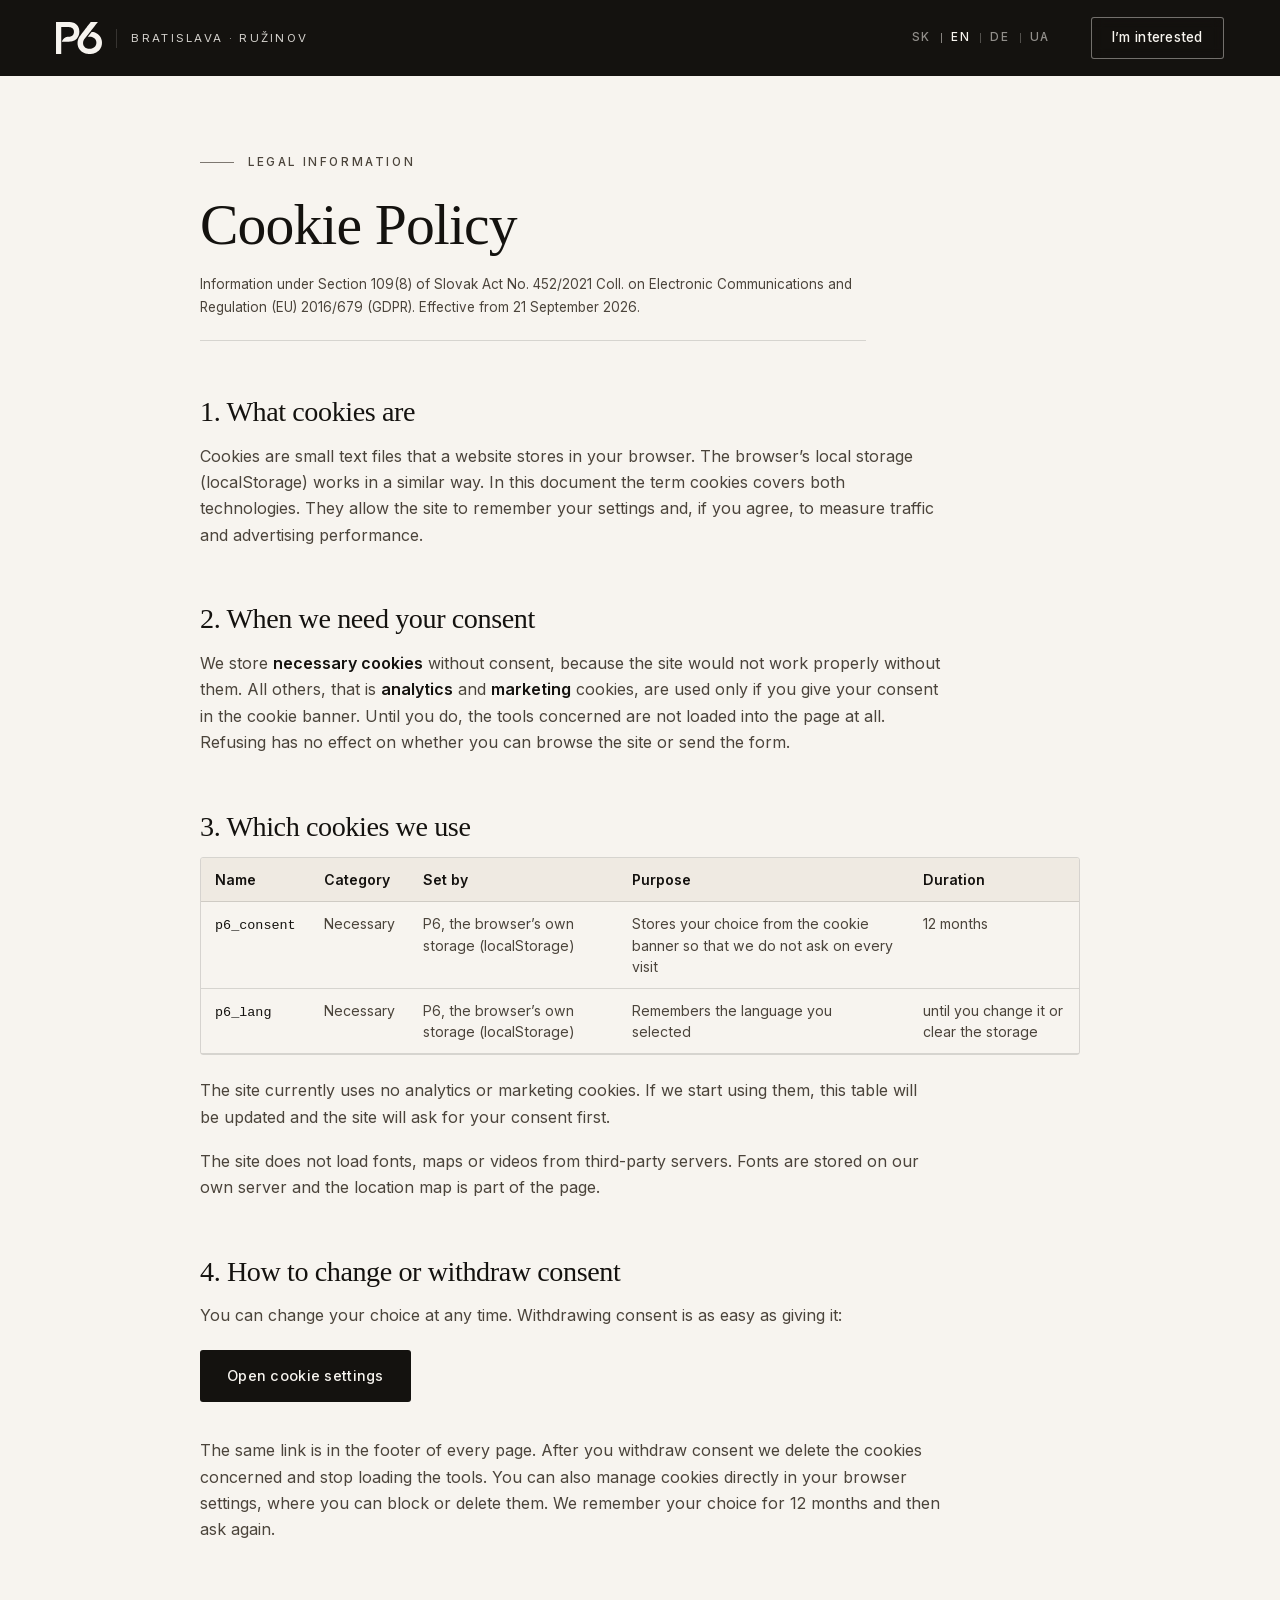
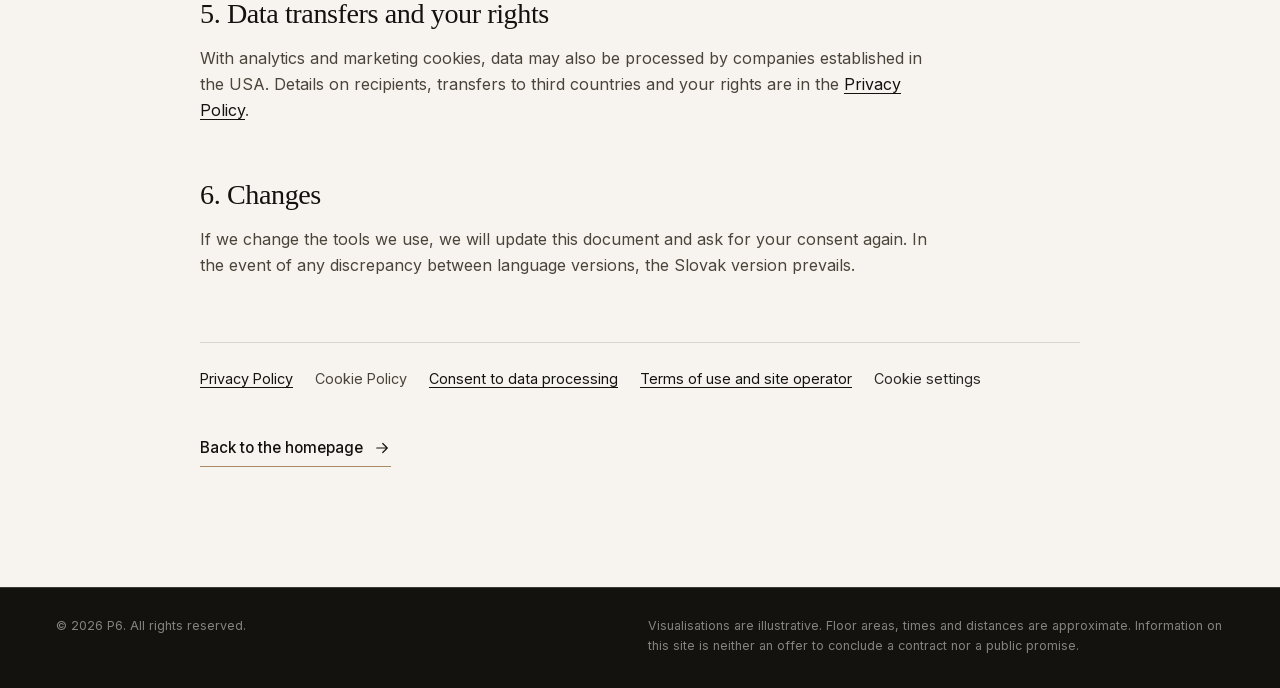
<file: cookies.html>
<!DOCTYPE html>
<html lang="sk">
<head>
<meta charset="UTF-8">
<script src="assets/js/preview-guard.js"></script><meta name="robots" content="noindex, nofollow">
<meta name="viewport" content="width=device-width, initial-scale=1">
<!-- Bezpečnostná politika: skripty len z vlastnej domény a z vymenovaných služieb (meranie po súhlase, formulár, prípadná captcha). Žiadne inline skripty. -->
<meta http-equiv="Content-Security-Policy" content="default-src 'self'; script-src 'self' https://www.googletagmanager.com https://www.googleadservices.com https://googleads.g.doubleclick.net https://connect.facebook.net https://js.hcaptcha.com https://*.hcaptcha.com; style-src 'self' 'unsafe-inline' https://*.hcaptcha.com; img-src 'self' data: https://*.google-analytics.com https://*.googletagmanager.com https://*.g.doubleclick.net https://www.google.com https://www.google.sk https://www.facebook.com; font-src 'self'; connect-src 'self' https://api.web3forms.com https://n8n.allsoftcorp.com https://n8n.wetender.ai https://*.google-analytics.com https://*.analytics.google.com https://*.googletagmanager.com https://*.g.doubleclick.net https://www.google.com https://www.facebook.com https://*.hcaptcha.com; frame-src https://*.hcaptcha.com https://td.doubleclick.net https://www.googletagmanager.com; object-src 'none'; base-uri 'self'; form-action 'self'">
<meta name="referrer" content="strict-origin-when-cross-origin">
<title>Zásady používania cookies | P6</title>
<meta name="robots" content="noindex, follow">
<meta name="theme-color" content="#14120F">
<link rel="icon" href="favicon.svg" type="image/svg+xml">
<script src="assets/js/config.js?v=19"></script>
<script src="assets/js/lang-detect.js?v=14"></script>
<link rel="stylesheet" href="assets/css/teaser.css?v=15">
</head>
<body>
<svg width="0" height="0" style="position:absolute" aria-hidden="true" focusable="false">
  <symbol id="p6" viewBox="100 100 678 472"><path d="M718 100H613L609 104L599 118L559 168L553 177L531 204L519 221L515 225L506 238L502 242L499 247L495 251L489 260L485 264L476 277L472 281L460 298L450 310L441 324L431 344V346L429 349L428 354L425 360V363L421 375V379L419 385V392L418 393V406L417 407L419 437L420 438V442L421 443V447L422 448L423 455L427 467L438 490L454 513L476 534L487 542L504 551L506 553H508L525 561L531 563H534L538 565H541L550 568H554L555 569L568 570L569 571H579L580 572H613L614 571H624L625 570L637 569L638 568H642L643 567L658 564L667 561L670 559H672L675 557H677L684 553L690 551L692 549L699 546L718 533L724 527H725L743 508L753 494L764 474V472L767 467L772 452V449L774 444V440L775 439V435L776 434L777 416L778 415V399L777 398V386L776 385V379L775 378L774 369L763 336L755 321L747 309L738 298L719 280L702 268L682 258H680L677 256L665 252H662L653 249L643 248L642 247H635L634 246H625L569 318H572L573 317H610L611 318H617L618 319H622L623 320L630 321L639 324L653 331L663 338L670 345H671L677 352L684 362L689 372L692 381V384L694 389V396L695 397V414L694 415V421L693 422V426L692 427V430L690 436L687 441L686 445L676 460L663 473L652 481L638 488L626 492L618 493L617 494H611L610 495H599L598 496L579 495L578 494L567 493L566 492H563L551 488L539 482L529 475L517 463L510 453L505 443L502 434V431L500 426V420L499 419V401L500 400V394L501 393L502 385L506 376V374L516 356L563 297L573 283L581 274L584 269L592 260L595 255L603 246L624 218L666 166L687 138L718 100Z"/><path d="M360 112L345 107L338 106L337 105H333L327 103H322L321 102H315L314 101H303L302 100H100V571H177V176L178 175H296L297 176H304L305 177L314 178L323 181L335 187L343 193L350 200L355 207L360 217L362 223V226L363 227V231L364 232V256L363 257V261L362 262L361 269L359 272L357 279L352 287L339 301L332 306L314 314H311L306 316H302L301 317H292L291 318H270L269 319H264L263 320H259L255 322H252L236 329L220 340L206 354L196 368L188 383L186 390H298L299 389H311L312 388L325 387L326 386H330L331 385L342 383L357 378L362 375H364L388 361L398 353L409 342L423 323L427 314L429 312V310L434 300L438 288V285L441 276L442 265L443 264V254L444 253V232L443 231L442 214L441 213V209L440 208V204L437 196V193L427 170L425 168L421 160L411 147L401 137L391 129L377 120L360 112Z"/></symbol>
  <symbol id="arrow" viewBox="0 0 24 24"><path d="M5 12h14M13 6l6 6-6 6" fill="none" stroke="currentColor" stroke-width="1.6" stroke-linecap="round" stroke-linejoin="round"/></symbol>
</svg>

<a class="skip-link" href="#main" data-i18n="skip">Preskočiť na obsah</a>

<header class="nav nav--ink">
  <div class="nav__inner">
    <a class="brand" href="index.html" aria-label="P6">
      <svg class="brand__logo" aria-hidden="true"><use href="#p6"/></svg>
      <span class="brand__sub">Bratislava · Ružinov</span>
    </a>
    <div class="langs" data-langs role="group" aria-label="Jazyk / Language / Sprache / Мова">
      <button type="button" data-lang="sk" aria-pressed="true">SK</button>
      <button type="button" data-lang="en" aria-pressed="false">EN</button>
      <button type="button" data-lang="de" aria-pressed="false">DE</button>
      <button type="button" data-lang="uk" aria-pressed="false" lang="uk" aria-label="Українська">UA</button>
    </div>
    <a class="btn btn--ghost-inv nav__cta" href="index.html#registracia" data-i18n="cta.interest">Mám záujem</a>
  </div>
</header>

<main class="legal" id="main">
  <div class="shell">
    <p class="eyebrow" data-i18n="legal.eyebrow">Právne informácie</p>

    <article data-lang="sk" lang="sk">
<h1>Zásady používania cookies</h1>
<p class="legal__meta">Informácie podľa § 109 ods. 8 zákona č. 452/2021 Z. z. o&nbsp;elektronických komunikáciách a&nbsp;nariadenia (EÚ) 2016/679 (GDPR). Účinné od <span data-cfg="legal.effective" data-cfg-label="dátum účinnosti">21. septembra 2026</span>.</p>

<h2>1. Čo sú cookies</h2>
<p>Cookies sú malé textové súbory, ktoré si stránka ukladá vo vašom prehliadači. Podobne funguje aj lokálne úložisko prehliadača (localStorage). V&nbsp;tomto dokumente pod pojmom cookies rozumieme obe technológie. Umožňujú stránke zapamätať si vaše nastavenia a, ak s&nbsp;tým súhlasíte, merať návštevnosť a&nbsp;účinnosť reklamy.</p>

<h2>2. Kedy potrebujeme váš súhlas</h2>
<p><strong>Nevyhnutné cookies</strong> ukladáme bez súhlasu, pretože bez nich by stránka nefungovala správne. Všetky ostatné, teda <strong>analytické</strong> a&nbsp;<strong>marketingové</strong>, používame len vtedy, ak nám na to dáte súhlas v&nbsp;cookie lište. Kým súhlas nedáte, príslušné nástroje sa do stránky vôbec nenačítajú. Odmietnutie nemá žiadny vplyv na to, či si stránku môžete prezerať alebo odoslať formulár.</p>

<h2>3. Aké cookies používame</h2>
<div class="legal__scroll"><table>
  <thead><tr><th>Názov</th><th>Kategória</th><th>Kto ich ukladá</th><th>Účel</th><th>Doba</th></tr></thead>
  <tbody>
    <tr><td><code>p6_consent</code></td><td>Nevyhnutné</td><td>P6, vlastné úložisko prehliadača (localStorage)</td><td>Uloženie vášho výberu v&nbsp;cookie lište, aby sme sa nepýtali pri každej návšteve</td><td>12 mesiacov</td></tr>
    <tr><td><code>p6_lang</code></td><td>Nevyhnutné</td><td>P6, vlastné úložisko prehliadača (localStorage)</td><td>Zapamätanie jazyka, ktorý ste si zvolili</td><td>kým ho nezmeníte alebo nevymažete úložisko</td></tr>
    <tr data-cfg-if="tracking.ga4" hidden><td><code>_ga</code>, <code>_ga_*</code></td><td>Analytické</td><td>Google Ireland Limited</td><td>Rozlíšenie návštevníkov a&nbsp;relácií, štatistiky návštevnosti (Google Analytics 4)</td><td>2 roky</td></tr>
    <tr data-cfg-if="tracking.googleAds"><td><code>_gcl_au</code></td><td>Marketingové</td><td>Google Ireland Limited</td><td>Meranie konverzií z&nbsp;reklamy Google Ads</td><td>90 dní</td></tr>
    <tr data-cfg-if="tracking.googleAds"><td><code>IDE</code>, <code>test_cookie</code> (doubleclick.net)</td><td>Marketingové</td><td>Google Ireland Limited</td><td>Meranie a&nbsp;zobrazovanie reklamy v&nbsp;sieti Google</td><td>až 13 mesiacov</td></tr>
    <tr data-cfg-if="tracking.metaPixel"><td><code>_fbp</code>, <code>_fbc</code></td><td>Marketingové</td><td>Meta Platforms Ireland Limited</td><td>Meranie konverzií a&nbsp;zobrazovanie reklamy na platformách Meta (Facebook, Instagram)</td><td>90 dní</td></tr>
  </tbody>
</table></div>
<p data-cfg-unless="tracking.any" hidden>Analytické ani marketingové cookies stránka v&nbsp;súčasnosti nepoužíva. Ak ich začneme používať, tabuľka sa doplní a&nbsp;stránka si najprv vyžiada váš súhlas.</p>
<p>Stránka nenačítava písma, mapy ani videá zo serverov tretích strán. Písma sú uložené priamo na našom serveri a&nbsp;mapa lokality je súčasťou stránky.</p>

<h2>4. Ako zmeniť alebo odvolať súhlas</h2>
<p>Svoj výber môžete kedykoľvek zmeniť. Odvolanie súhlasu je rovnako jednoduché ako jeho udelenie:</p>
<p><button type="button" class="btn btn--ink" data-cookie-settings>Otvoriť nastavenia cookies</button></p>
<p>Rovnaký odkaz nájdete v&nbsp;pätičke každej stránky. Po odvolaní súhlasu príslušné cookies vymažeme a&nbsp;nástroje prestaneme načítavať. Cookies môžete spravovať aj priamo v&nbsp;nastaveniach svojho prehliadača, kde ich viete zablokovať alebo vymazať. Váš výber si pamätáme 12 mesiacov, potom sa opýtame znova.</p>

<h2>5. Prenos údajov a&nbsp;vaše práva</h2>
<p>Pri analytických a&nbsp;marketingových cookies môžu byť údaje spracúvané aj spoločnosťami so sídlom v&nbsp;USA. Podrobnosti o&nbsp;príjemcoch, prenose do tretích krajín a&nbsp;o&nbsp;vašich právach nájdete v&nbsp;dokumente <a href="ochrana-osobnych-udajov.html">Ochrana osobných údajov</a>.</p>

<h2>6. Zmeny</h2>
<p>Ak zmeníme používané nástroje, tento dokument aktualizujeme a&nbsp;o&nbsp;súhlas vás požiadame znova. V&nbsp;prípade rozdielov medzi jazykovými verziami je rozhodujúce slovenské znenie.</p>
    </article>

    <article data-lang="en" lang="en">
<h1>Cookie Policy</h1>
<p class="legal__meta">Information under Section 109(8) of Slovak Act No. 452/2021 Coll. on Electronic Communications and Regulation (EU) 2016/679 (GDPR). Effective from <span data-cfg="legal.effective" data-cfg-label="effective date">21 September 2026</span>.</p>

<h2>1. What cookies are</h2>
<p>Cookies are small text files that a website stores in your browser. The browser’s local storage (localStorage) works in a similar way. In this document the term cookies covers both technologies. They allow the site to remember your settings and, if you agree, to measure traffic and advertising performance.</p>

<h2>2. When we need your consent</h2>
<p>We store <strong>necessary cookies</strong> without consent, because the site would not work properly without them. All others, that is <strong>analytics</strong> and <strong>marketing</strong> cookies, are used only if you give your consent in the cookie banner. Until you do, the tools concerned are not loaded into the page at all. Refusing has no effect on whether you can browse the site or send the form.</p>

<h2>3. Which cookies we use</h2>
<div class="legal__scroll"><table>
  <thead><tr><th>Name</th><th>Category</th><th>Set by</th><th>Purpose</th><th>Duration</th></tr></thead>
  <tbody>
    <tr><td><code>p6_consent</code></td><td>Necessary</td><td>P6, the browser’s own storage (localStorage)</td><td>Stores your choice from the cookie banner so that we do not ask on every visit</td><td>12 months</td></tr>
    <tr><td><code>p6_lang</code></td><td>Necessary</td><td>P6, the browser’s own storage (localStorage)</td><td>Remembers the language you selected</td><td>until you change it or clear the storage</td></tr>
    <tr data-cfg-if="tracking.ga4" hidden><td><code>_ga</code>, <code>_ga_*</code></td><td>Analytics</td><td>Google Ireland Limited</td><td>Distinguishes visitors and sessions, visit statistics (Google Analytics 4)</td><td>2 years</td></tr>
    <tr data-cfg-if="tracking.googleAds"><td><code>_gcl_au</code></td><td>Marketing</td><td>Google Ireland Limited</td><td>Measures conversions from Google Ads</td><td>90 days</td></tr>
    <tr data-cfg-if="tracking.googleAds"><td><code>IDE</code>, <code>test_cookie</code> (doubleclick.net)</td><td>Marketing</td><td>Google Ireland Limited</td><td>Measuring and showing advertising in the Google network</td><td>up to 13 months</td></tr>
    <tr data-cfg-if="tracking.metaPixel"><td><code>_fbp</code>, <code>_fbc</code></td><td>Marketing</td><td>Meta Platforms Ireland Limited</td><td>Measures conversions and shows advertising on Meta platforms (Facebook, Instagram)</td><td>90 days</td></tr>
  </tbody>
</table></div>
<p data-cfg-unless="tracking.any" hidden>The site currently uses no analytics or marketing cookies. If we start using them, this table will be updated and the site will ask for your consent first.</p>
<p>The site does not load fonts, maps or videos from third-party servers. Fonts are stored on our own server and the location map is part of the page.</p>

<h2>4. How to change or withdraw consent</h2>
<p>You can change your choice at any time. Withdrawing consent is as easy as giving it:</p>
<p><button type="button" class="btn btn--ink" data-cookie-settings>Open cookie settings</button></p>
<p>The same link is in the footer of every page. After you withdraw consent we delete the cookies concerned and stop loading the tools. You can also manage cookies directly in your browser settings, where you can block or delete them. We remember your choice for 12 months and then ask again.</p>

<h2>5. Data transfers and your rights</h2>
<p>With analytics and marketing cookies, data may also be processed by companies established in the USA. Details on recipients, transfers to third countries and your rights are in the <a href="ochrana-osobnych-udajov.html">Privacy Policy</a>.</p>

<h2>6. Changes</h2>
<p>If we change the tools we use, we will update this document and ask for your consent again. In the event of any discrepancy between language versions, the Slovak version prevails.</p>
    </article>

    <article data-lang="de" lang="de">
<h1>Cookie-Richtlinie</h1>
<p class="legal__meta">Informationen gemäß § 109 Abs. 8 des slowakischen Gesetzes Nr. 452/2021 Slg. über die elektronische Kommunikation und der Verordnung (EU) 2016/679 (DSGVO). Gültig ab <span data-cfg="legal.effective" data-cfg-label="Datum des Inkrafttretens">21. September 2026</span>.</p>

<h2>1. Was Cookies sind</h2>
<p>Cookies sind kleine Textdateien, die eine Website in Ihrem Browser speichert. Ähnlich funktioniert der lokale Speicher des Browsers (localStorage). In diesem Dokument umfasst der Begriff Cookies beide Technologien. Sie ermöglichen es der Website, sich Ihre Einstellungen zu merken und, sofern Sie zustimmen, Besuche und die Wirksamkeit von Werbung zu messen.</p>

<h2>2. Wann wir Ihre Einwilligung benötigen</h2>
<p><strong>Notwendige Cookies</strong> speichern wir ohne Einwilligung, weil die Website ohne sie nicht richtig funktionieren würde. Alle anderen, also <strong>Analyse-</strong> und <strong>Marketing-Cookies</strong>, verwenden wir nur, wenn Sie im Cookie-Banner einwilligen. Bis dahin werden die betreffenden Tools gar nicht erst in die Seite geladen. Eine Ablehnung hat keinen Einfluss darauf, ob Sie die Website ansehen oder das Formular absenden können.</p>

<h2>3. Welche Cookies wir verwenden</h2>
<div class="legal__scroll"><table>
  <thead><tr><th>Name</th><th>Kategorie</th><th>Gesetzt von</th><th>Zweck</th><th>Dauer</th></tr></thead>
  <tbody>
    <tr><td><code>p6_consent</code></td><td>Notwendig</td><td>P6, eigener Speicher des Browsers (localStorage)</td><td>Speichert Ihre Auswahl aus dem Cookie-Banner, damit wir nicht bei jedem Besuch erneut fragen</td><td>12 Monate</td></tr>
    <tr><td><code>p6_lang</code></td><td>Notwendig</td><td>P6, eigener Speicher des Browsers (localStorage)</td><td>Merkt sich die von Ihnen gewählte Sprache</td><td>bis Sie sie ändern oder den Speicher löschen</td></tr>
    <tr data-cfg-if="tracking.ga4" hidden><td><code>_ga</code>, <code>_ga_*</code></td><td>Analyse</td><td>Google Ireland Limited</td><td>Unterscheidung von Besuchern und Sitzungen, Besuchsstatistiken (Google Analytics 4)</td><td>2 Jahre</td></tr>
    <tr data-cfg-if="tracking.googleAds"><td><code>_gcl_au</code></td><td>Marketing</td><td>Google Ireland Limited</td><td>Messung von Conversions aus Google Ads</td><td>90 Tage</td></tr>
    <tr data-cfg-if="tracking.googleAds"><td><code>IDE</code>, <code>test_cookie</code> (doubleclick.net)</td><td>Marketing</td><td>Google Ireland Limited</td><td>Messung und Anzeige von Werbung im Google-Netzwerk</td><td>bis zu 13 Monate</td></tr>
    <tr data-cfg-if="tracking.metaPixel"><td><code>_fbp</code>, <code>_fbc</code></td><td>Marketing</td><td>Meta Platforms Ireland Limited</td><td>Messung von Conversions und Anzeige von Werbung auf Meta-Plattformen (Facebook, Instagram)</td><td>90 Tage</td></tr>
  </tbody>
</table></div>
<p data-cfg-unless="tracking.any" hidden>Derzeit verwendet die Website keine Analyse- oder Marketing-Cookies. Sollten wir sie künftig einsetzen, wird diese Tabelle ergänzt und die Website holt zuvor Ihre Einwilligung ein.</p>
<p>Die Website lädt keine Schriftarten, Karten oder Videos von Servern Dritter. Die Schriftarten liegen auf unserem eigenen Server, und die Lagekarte ist Bestandteil der Seite.</p>

<h2>4. Einwilligung ändern oder widerrufen</h2>
<p>Sie können Ihre Auswahl jederzeit ändern. Der Widerruf ist so einfach wie die Erteilung der Einwilligung:</p>
<p><button type="button" class="btn btn--ink" data-cookie-settings>Cookie-Einstellungen öffnen</button></p>
<p>Denselben Link finden Sie in der Fußzeile jeder Seite. Nach dem Widerruf löschen wir die betreffenden Cookies und laden die Tools nicht mehr. Sie können Cookies auch direkt in den Einstellungen Ihres Browsers verwalten, dort blockieren oder löschen. Ihre Auswahl merken wir uns 12 Monate, danach fragen wir erneut.</p>

<h2>5. Datenübermittlung und Ihre Rechte</h2>
<p>Bei Analyse- und Marketing-Cookies können Daten auch von Unternehmen mit Sitz in den USA verarbeitet werden. Einzelheiten zu Empfängern, zur Übermittlung in Drittländer und zu Ihren Rechten finden Sie in der <a href="ochrana-osobnych-udajov.html">Datenschutzerklärung</a>.</p>

<h2>6. Änderungen</h2>
<p>Wenn wir die eingesetzten Tools ändern, aktualisieren wir dieses Dokument und bitten Sie erneut um Ihre Einwilligung. Bei Abweichungen zwischen den Sprachfassungen ist die slowakische Fassung maßgeblich.</p>
    </article>

    <article data-lang="uk" lang="uk">
<h1>Політика щодо файлів cookie</h1>
<p class="legal__meta">Інформація відповідно до § 109(8) словацького Закону № 452/2021 Зб. про електронні комунікації та Регламенту (ЄС) 2016/679 (GDPR). Чинна з <span data-cfg="legal.effective" data-cfg-label="дата набрання чинності">21 вересня 2026 р.</span>.</p>

<h2>1. Що таке файли cookie</h2>
<p>Cookie є невеликими текстовими файлами, які сайт зберігає у вашому браузері. Подібно працює і локальне сховище браузера (localStorage). У цьому документі під терміном cookie ми розуміємо обидві технології. Вони дають сайту змогу запам’ятати ваші налаштування і, якщо ви погодитеся, вимірювати відвідуваність та ефективність реклами.</p>

<h2>2. Коли нам потрібна ваша згода</h2>
<p><strong>Необхідні cookie</strong> ми зберігаємо без згоди, бо без них сайт не працював би належним чином. Усі інші, тобто <strong>аналітичні</strong> та <strong>маркетингові</strong>, ми використовуємо лише тоді, коли ви дасте на це згоду в банері cookie. Доки згоди немає, відповідні інструменти взагалі не завантажуються на сторінку. Відмова жодним чином не впливає на те, чи можете ви переглядати сайт або надіслати форму.</p>

<h2>3. Які cookie ми використовуємо</h2>
<div class="legal__scroll"><table>
  <thead><tr><th>Назва</th><th>Категорія</th><th>Хто зберігає</th><th>Мета</th><th>Строк</th></tr></thead>
  <tbody>
    <tr><td><code>p6_consent</code></td><td>Необхідні</td><td>P6, власне сховище браузера (localStorage)</td><td>Зберігає ваш вибір у банері cookie, щоб ми не питали під час кожного візиту</td><td>12 місяців</td></tr>
    <tr><td><code>p6_lang</code></td><td>Необхідні</td><td>P6, власне сховище браузера (localStorage)</td><td>Запам’ятовує обрану вами мову</td><td>доки ви її не зміните або не очистите сховище</td></tr>
    <tr data-cfg-if="tracking.ga4" hidden><td><code>_ga</code>, <code>_ga_*</code></td><td>Аналітичні</td><td>Google Ireland Limited</td><td>Розрізнення відвідувачів і сеансів, статистика відвідувань (Google Analytics 4)</td><td>2 роки</td></tr>
    <tr data-cfg-if="tracking.googleAds"><td><code>_gcl_au</code></td><td>Маркетингові</td><td>Google Ireland Limited</td><td>Вимірювання конверсій із реклами Google Ads</td><td>90 днів</td></tr>
    <tr data-cfg-if="tracking.googleAds"><td><code>IDE</code>, <code>test_cookie</code> (doubleclick.net)</td><td>Маркетингові</td><td>Google Ireland Limited</td><td>Вимірювання та показ реклами в мережі Google</td><td>до 13 місяців</td></tr>
    <tr data-cfg-if="tracking.metaPixel"><td><code>_fbp</code>, <code>_fbc</code></td><td>Маркетингові</td><td>Meta Platforms Ireland Limited</td><td>Вимірювання конверсій і показ реклами на платформах Meta (Facebook, Instagram)</td><td>90 днів</td></tr>
  </tbody>
</table></div>
<p data-cfg-unless="tracking.any" hidden>Наразі сайт не використовує ні аналітичних, ні маркетингових cookie. Якщо ми почнемо їх використовувати, таблицю буде доповнено, а сайт спершу попросить вашої згоди.</p>
<p>Сайт не завантажує шрифти, карти чи відео із серверів третіх сторін. Шрифти зберігаються безпосередньо на нашому сервері, а карта розташування є частиною сторінки.</p>

<h2>4. Як змінити або відкликати згоду</h2>
<p>Свій вибір ви можете змінити будь-коли. Відкликати згоду так само просто, як і надати її:</p>
<p><button type="button" class="btn btn--ink" data-cookie-settings>Відкрити налаштування cookie</button></p>
<p>Те саме посилання є в нижній частині кожної сторінки. Після відкликання згоди ми видалимо відповідні cookie і припинимо завантажувати інструменти. Керувати cookie можна також у налаштуваннях вашого браузера, де їх можна заблокувати або видалити. Ваш вибір ми пам’ятаємо 12 місяців, після чого запитаємо знову.</p>

<h2>5. Передача даних і ваші права</h2>
<p>У випадку аналітичних і маркетингових cookie дані можуть оброблятися також компаніями з місцезнаходженням у США. Подробиці про одержувачів, передачу до третіх країн і ваші права наведено в документі <a href="ochrana-osobnych-udajov.html">Захист персональних даних</a>.</p>

<h2>6. Зміни</h2>
<p>Якщо ми змінимо використовувані інструменти, ми оновимо цей документ і знову попросимо вашої згоди. У разі розбіжностей між мовними версіями переважну силу має словацька редакція.</p>
    </article>

    <nav class="legal__docs" aria-label="Právne dokumenty">
      <a href="ochrana-osobnych-udajov.html" data-i18n="legal.privacy">Ochrana osobných údajov</a>
      <a href="cookies.html" data-i18n="legal.cookies" aria-current=page>Zásady používania cookies</a>
      <a href="suhlas-so-spracovanim.html" data-i18n="legal.consent">Súhlas so spracovaním údajov</a>
      <a href="pravne-informacie.html" data-i18n="legal.terms">Podmienky používania a&nbsp;prevádzkovateľ</a>
      <button type="button" class="linklike" data-cookie-settings data-i18n="legal.cookieset">Nastavenia cookies</button>
    </nav>
    <p style="margin-top:34px"><a class="link-arrow" href="index.html"><span data-i18n="legal.back">Späť na úvod</span> <svg aria-hidden="true"><use href="#arrow"/></svg></a></p>
  </div>
</main>

<footer class="foot foot--slim">
  <div class="shell">
    <div class="foot__bottom">
      <span>© <span data-year>2026</span> P6. <span data-i18n="foot.rights">Všetky práva vyhradené.</span></span>
      <span data-i18n="foot.disclaimer">Vizualizácie sú ilustračné. Výmery, časy a&nbsp;vzdialenosti sú orientačné. Informácie na stránke nie sú návrhom na uzavretie zmluvy ani verejným prísľubom.</span>
    </div>
  </div>
</footer>

<script src="assets/js/i18n.js?v=16" defer></script>
<script src="assets/js/consent.js?v=4" defer></script>
</body>
</html>
</file>
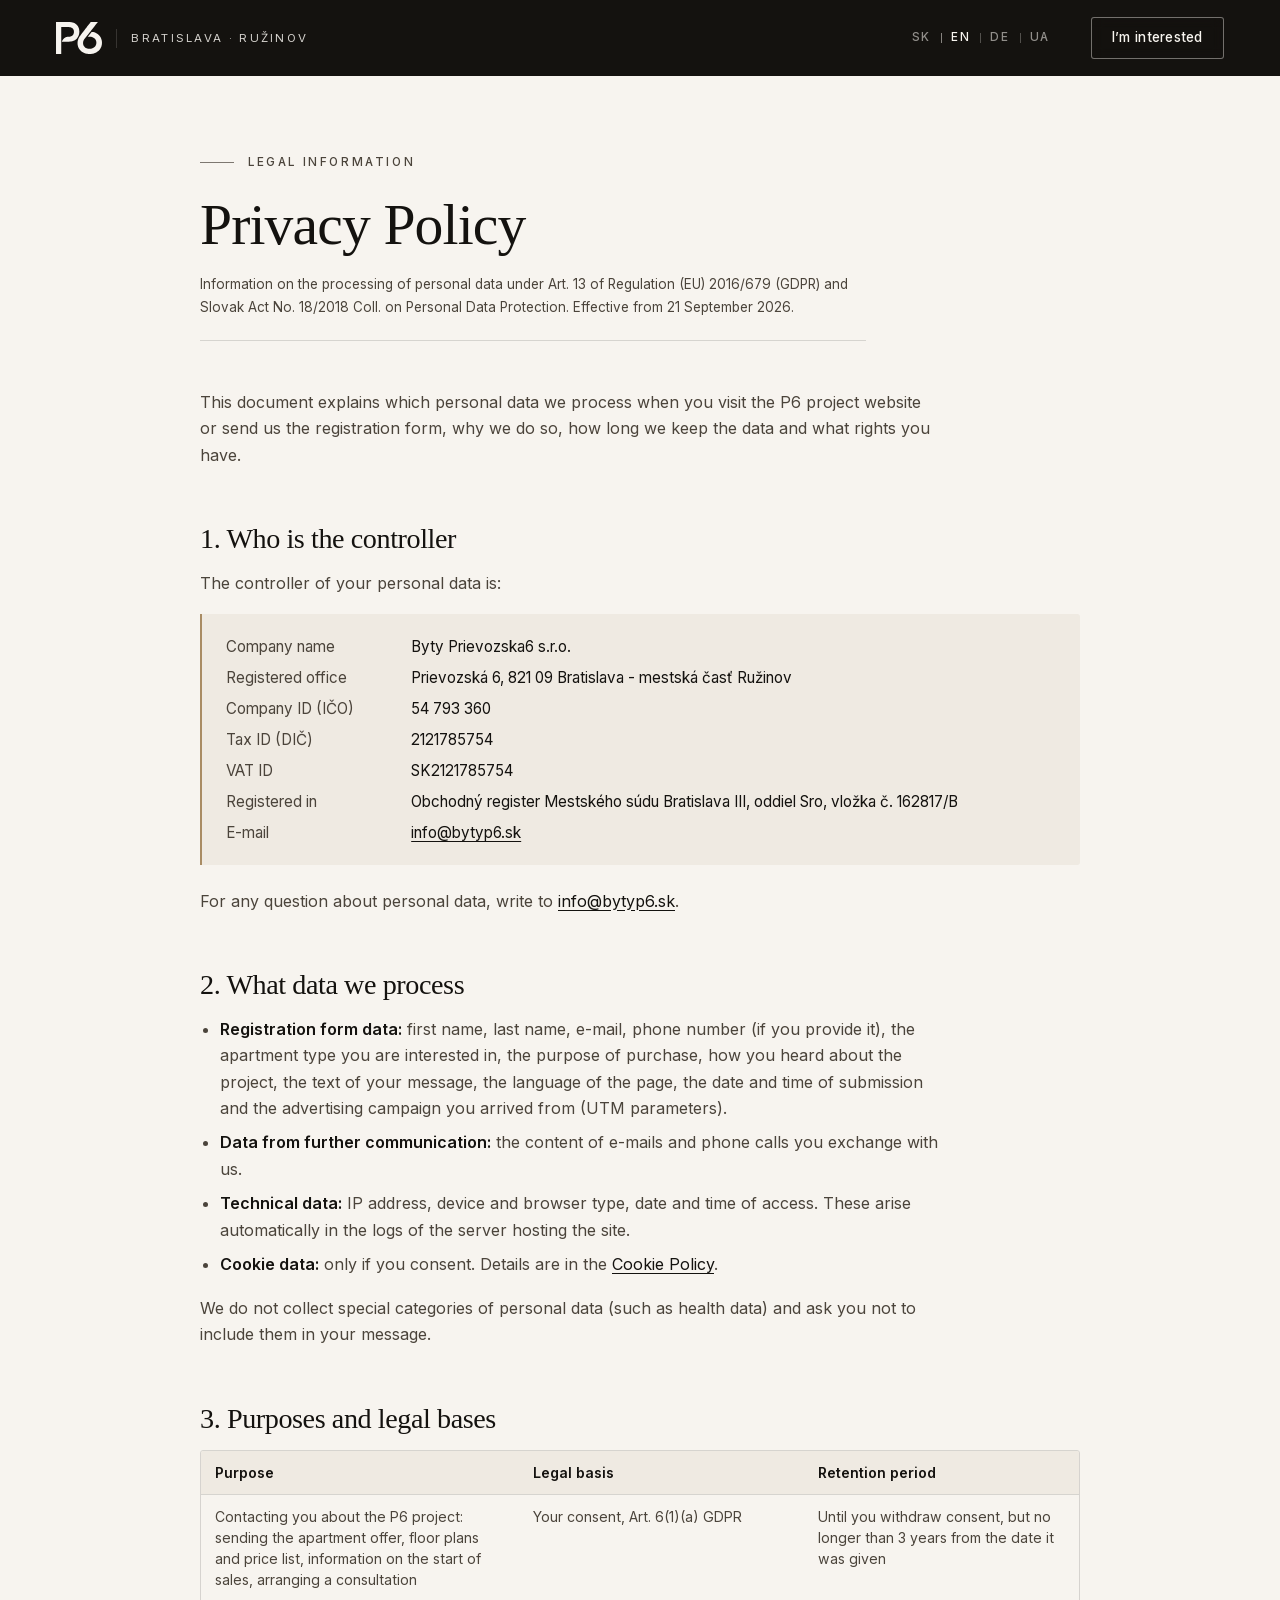
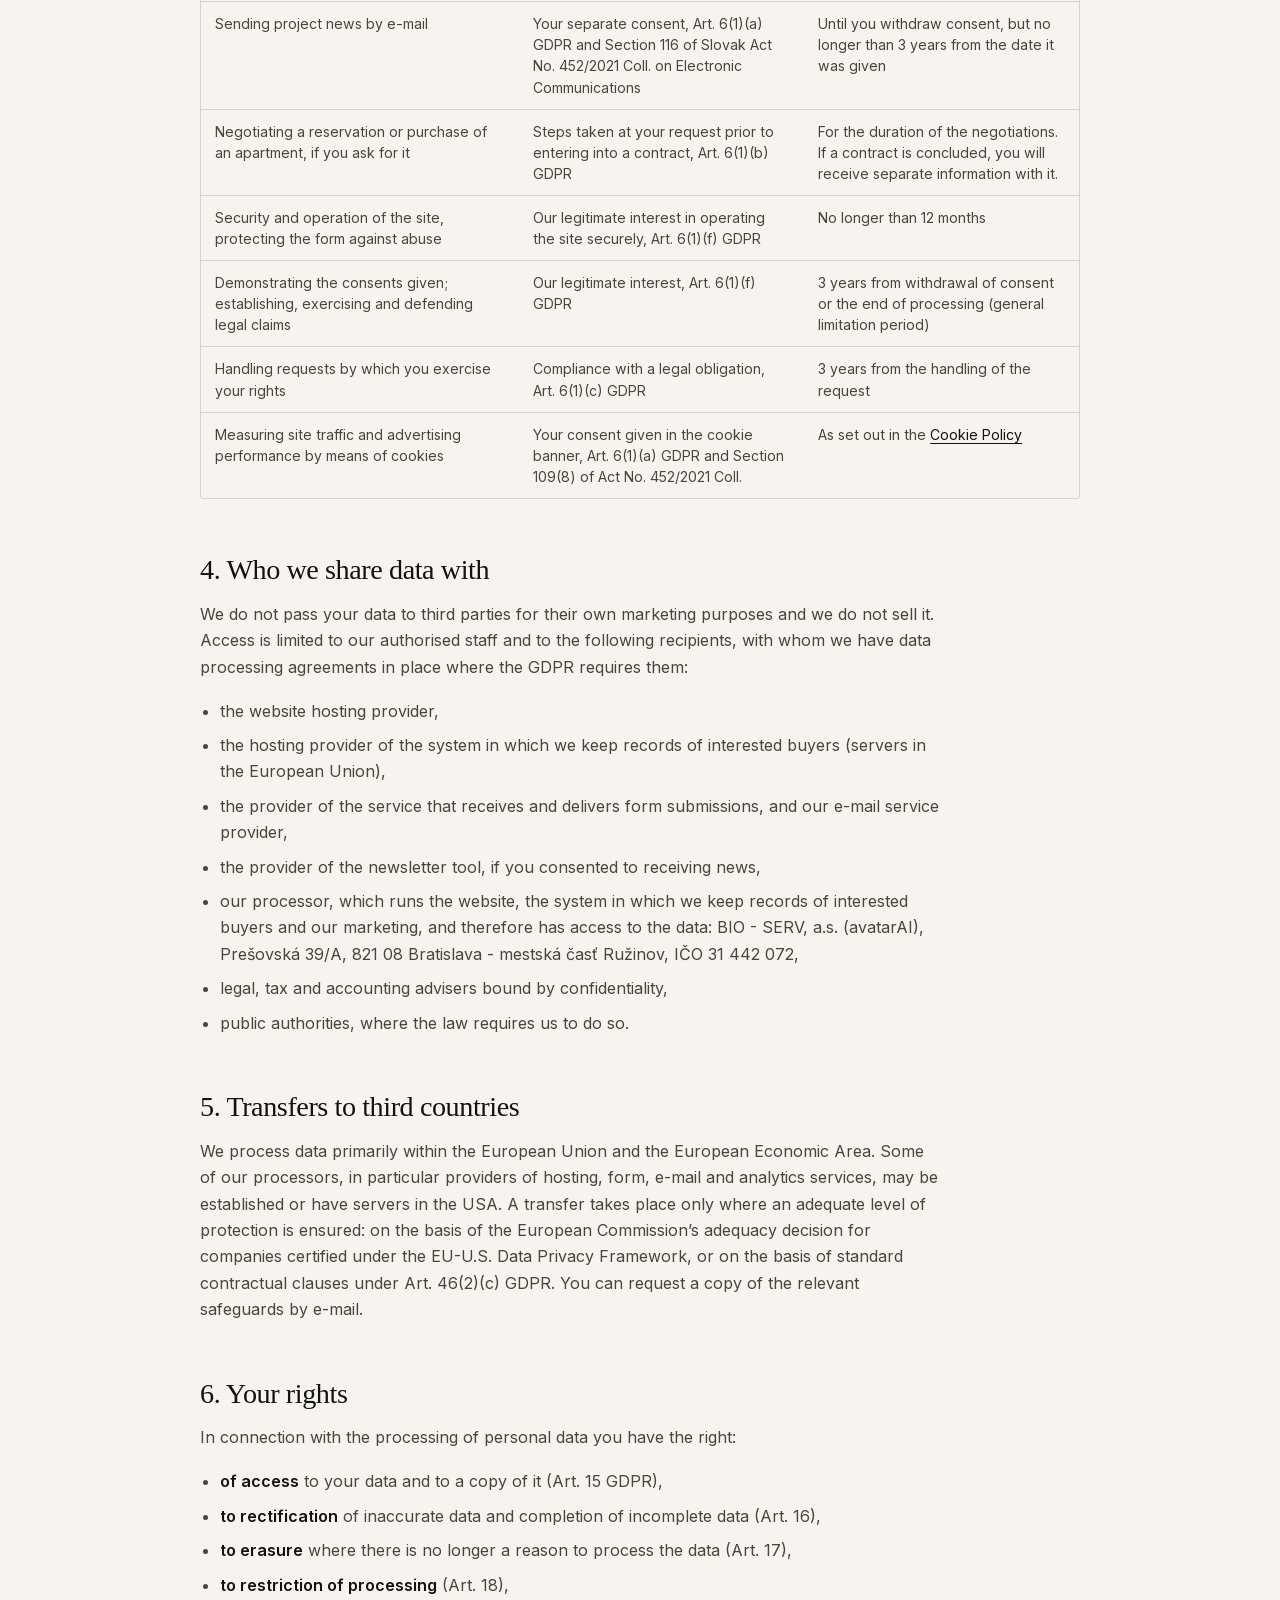
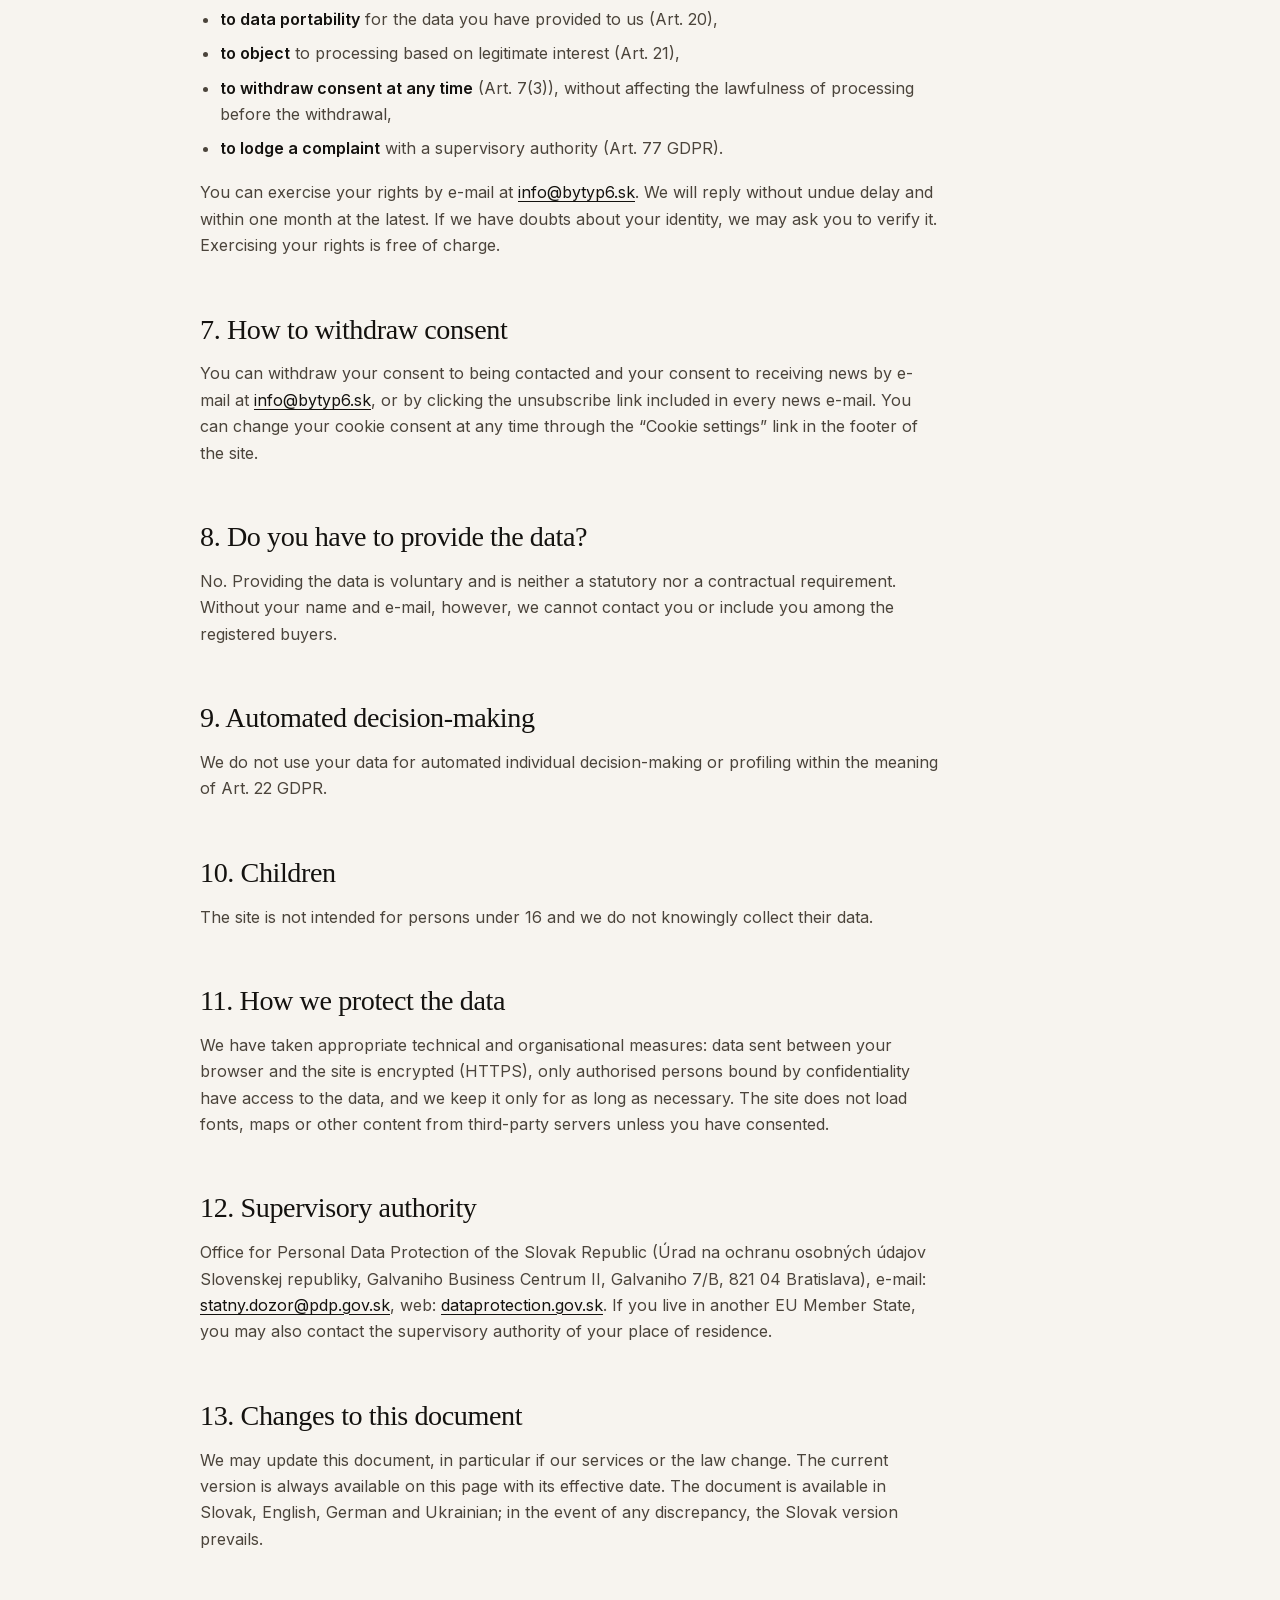
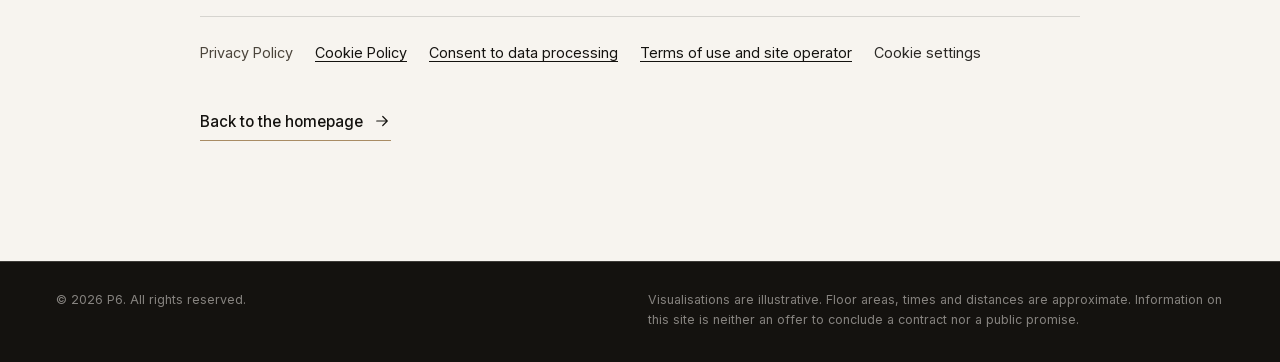
<file: ochrana-osobnych-udajov.html>
<!DOCTYPE html>
<html lang="sk">
<head>
<meta charset="UTF-8">
<script src="assets/js/preview-guard.js"></script><meta name="robots" content="noindex, nofollow">
<meta name="viewport" content="width=device-width, initial-scale=1">
<!-- Bezpečnostná politika: skripty len z vlastnej domény a z vymenovaných služieb (meranie po súhlase, formulár, prípadná captcha). Žiadne inline skripty. -->
<meta http-equiv="Content-Security-Policy" content="default-src 'self'; script-src 'self' https://www.googletagmanager.com https://www.googleadservices.com https://googleads.g.doubleclick.net https://connect.facebook.net https://js.hcaptcha.com https://*.hcaptcha.com; style-src 'self' 'unsafe-inline' https://*.hcaptcha.com; img-src 'self' data: https://*.google-analytics.com https://*.googletagmanager.com https://*.g.doubleclick.net https://www.google.com https://www.google.sk https://www.facebook.com; font-src 'self'; connect-src 'self' https://api.web3forms.com https://n8n.allsoftcorp.com https://n8n.wetender.ai https://*.google-analytics.com https://*.analytics.google.com https://*.googletagmanager.com https://*.g.doubleclick.net https://www.google.com https://www.facebook.com https://*.hcaptcha.com; frame-src https://*.hcaptcha.com https://td.doubleclick.net https://www.googletagmanager.com; object-src 'none'; base-uri 'self'; form-action 'self'">
<meta name="referrer" content="strict-origin-when-cross-origin">
<title>Ochrana osobných údajov | P6</title>
<meta name="robots" content="noindex, follow">
<meta name="theme-color" content="#14120F">
<link rel="icon" href="favicon.svg" type="image/svg+xml">
<script src="assets/js/config.js?v=19"></script>
<script src="assets/js/lang-detect.js?v=14"></script>
<link rel="stylesheet" href="assets/css/teaser.css?v=15">
</head>
<body>
<svg width="0" height="0" style="position:absolute" aria-hidden="true" focusable="false">
  <symbol id="p6" viewBox="100 100 678 472"><path d="M718 100H613L609 104L599 118L559 168L553 177L531 204L519 221L515 225L506 238L502 242L499 247L495 251L489 260L485 264L476 277L472 281L460 298L450 310L441 324L431 344V346L429 349L428 354L425 360V363L421 375V379L419 385V392L418 393V406L417 407L419 437L420 438V442L421 443V447L422 448L423 455L427 467L438 490L454 513L476 534L487 542L504 551L506 553H508L525 561L531 563H534L538 565H541L550 568H554L555 569L568 570L569 571H579L580 572H613L614 571H624L625 570L637 569L638 568H642L643 567L658 564L667 561L670 559H672L675 557H677L684 553L690 551L692 549L699 546L718 533L724 527H725L743 508L753 494L764 474V472L767 467L772 452V449L774 444V440L775 439V435L776 434L777 416L778 415V399L777 398V386L776 385V379L775 378L774 369L763 336L755 321L747 309L738 298L719 280L702 268L682 258H680L677 256L665 252H662L653 249L643 248L642 247H635L634 246H625L569 318H572L573 317H610L611 318H617L618 319H622L623 320L630 321L639 324L653 331L663 338L670 345H671L677 352L684 362L689 372L692 381V384L694 389V396L695 397V414L694 415V421L693 422V426L692 427V430L690 436L687 441L686 445L676 460L663 473L652 481L638 488L626 492L618 493L617 494H611L610 495H599L598 496L579 495L578 494L567 493L566 492H563L551 488L539 482L529 475L517 463L510 453L505 443L502 434V431L500 426V420L499 419V401L500 400V394L501 393L502 385L506 376V374L516 356L563 297L573 283L581 274L584 269L592 260L595 255L603 246L624 218L666 166L687 138L718 100Z"/><path d="M360 112L345 107L338 106L337 105H333L327 103H322L321 102H315L314 101H303L302 100H100V571H177V176L178 175H296L297 176H304L305 177L314 178L323 181L335 187L343 193L350 200L355 207L360 217L362 223V226L363 227V231L364 232V256L363 257V261L362 262L361 269L359 272L357 279L352 287L339 301L332 306L314 314H311L306 316H302L301 317H292L291 318H270L269 319H264L263 320H259L255 322H252L236 329L220 340L206 354L196 368L188 383L186 390H298L299 389H311L312 388L325 387L326 386H330L331 385L342 383L357 378L362 375H364L388 361L398 353L409 342L423 323L427 314L429 312V310L434 300L438 288V285L441 276L442 265L443 264V254L444 253V232L443 231L442 214L441 213V209L440 208V204L437 196V193L427 170L425 168L421 160L411 147L401 137L391 129L377 120L360 112Z"/></symbol>
  <symbol id="arrow" viewBox="0 0 24 24"><path d="M5 12h14M13 6l6 6-6 6" fill="none" stroke="currentColor" stroke-width="1.6" stroke-linecap="round" stroke-linejoin="round"/></symbol>
</svg>

<a class="skip-link" href="#main" data-i18n="skip">Preskočiť na obsah</a>

<header class="nav nav--ink">
  <div class="nav__inner">
    <a class="brand" href="index.html" aria-label="P6">
      <svg class="brand__logo" aria-hidden="true"><use href="#p6"/></svg>
      <span class="brand__sub">Bratislava · Ružinov</span>
    </a>
    <div class="langs" data-langs role="group" aria-label="Jazyk / Language / Sprache / Мова">
      <button type="button" data-lang="sk" aria-pressed="true">SK</button>
      <button type="button" data-lang="en" aria-pressed="false">EN</button>
      <button type="button" data-lang="de" aria-pressed="false">DE</button>
      <button type="button" data-lang="uk" aria-pressed="false" lang="uk" aria-label="Українська">UA</button>
    </div>
    <a class="btn btn--ghost-inv nav__cta" href="index.html#registracia" data-i18n="cta.interest">Mám záujem</a>
  </div>
</header>

<main class="legal" id="main">
  <div class="shell">
    <p class="eyebrow" data-i18n="legal.eyebrow">Právne informácie</p>

    <article data-lang="sk" lang="sk">
<h1>Ochrana osobných údajov</h1>
<p class="legal__meta">Informácie o spracúvaní osobných údajov podľa čl. 13 nariadenia (EÚ) 2016/679 (GDPR) a&nbsp;zákona č. 18/2018 Z. z. o&nbsp;ochrane osobných údajov. Účinné od <span data-cfg="legal.effective" data-cfg-label="dátum účinnosti">21. septembra 2026</span>.</p>

<p>Tento dokument vysvetľuje, aké osobné údaje spracúvame, keď navštívite stránku projektu P6 alebo nám cez ňu pošlete registračný formulár, prečo to robíme, ako dlho údaje uchovávame a&nbsp;aké máte práva.</p>

<h2>1. Kto je prevádzkovateľ</h2>
<p>Prevádzkovateľom vašich osobných údajov je:</p>
<div class="legal__box"><dl>
  <dt>Obchodné meno</dt><dd><span data-cfg="legal.company" data-cfg-label="obchodné meno">Byty Prievozska6 s.r.o.</span></dd>
  <dt>Sídlo</dt><dd><span data-cfg="legal.seat" data-cfg-label="sídlo">Prievozská 6, 821 09 Bratislava - mestská časť Ružinov</span></dd>
  <dt>IČO</dt><dd><span data-cfg="legal.ico" data-cfg-label="IČO">54 793 360</span></dd>
  <dt data-cfg-if="legal.dic">DIČ</dt><dd data-cfg-if="legal.dic"><span data-cfg="legal.dic" data-cfg-label="DIČ">2121785754</span></dd>
  <dt data-cfg-if="legal.icdph">IČ DPH</dt><dd data-cfg-if="legal.icdph"><span data-cfg="legal.icdph" data-cfg-label="IČ DPH">SK2121785754</span></dd>
  <dt>Zápis</dt><dd><span data-cfg="legal.register" data-cfg-label="zápis v obchodnom registri">Obchodný register Mestského súdu Bratislava III, oddiel Sro, vložka č. 162817/B</span></dd>
  <dt>E-mail</dt><dd><a data-cfg="legal.email" data-cfg-label="e-mail" href="mailto:info@bytyp6.sk">info@bytyp6.sk</a></dd>
  <dt data-cfg-if="legal.dpo" hidden>Zodpovedná osoba</dt><dd data-cfg-if="legal.dpo" hidden><span data-cfg="legal.dpo" data-cfg-label="zodpovedná osoba"></span></dd>
</dl></div>
<p>S&nbsp;akoukoľvek otázkou k&nbsp;osobným údajom nám napíšte na <a data-cfg="legal.email" data-cfg-label="e-mail" href="mailto:info@bytyp6.sk">info@bytyp6.sk</a>.</p>

<h2>2. Aké údaje spracúvame</h2>
<ul>
  <li><strong>Údaje z&nbsp;registračného formulára:</strong> meno, priezvisko, e-mail, telefónne číslo (ak ho uvediete), typ bytu, o&nbsp;ktorý máte záujem, účel kúpy, zdroj, z&nbsp;ktorého ste sa o&nbsp;projekte dozvedeli, text vašej správy, jazyk stránky, dátum a&nbsp;čas odoslania a&nbsp;označenie reklamnej kampane, z&nbsp;ktorej ste prišli (parametre UTM).</li>
  <li><strong>Údaje z&nbsp;ďalšej komunikácie:</strong> obsah e-mailov a&nbsp;telefonátov, ktoré si s&nbsp;nami vymeníte.</li>
  <li><strong>Technické údaje:</strong> IP adresa, typ zariadenia a&nbsp;prehliadača, dátum a&nbsp;čas prístupu. Vznikajú automaticky v&nbsp;záznamoch servera, na ktorom je stránka umiestnená.</li>
  <li><strong>Údaje zo súborov cookies:</strong> len ak s&nbsp;tým súhlasíte. Podrobnosti sú v&nbsp;<a href="cookies.html">Zásadách používania cookies</a>.</li>
</ul>
<p>Osobitné kategórie osobných údajov (napríklad údaje o&nbsp;zdraví) nezbierame a&nbsp;prosíme vás, aby ste ich do správy neuvádzali.</p>

<h2>3. Na aké účely a&nbsp;na akom právnom základe</h2>
<div class="legal__scroll"><table>
  <thead><tr><th>Účel</th><th>Právny základ</th><th>Doba uchovávania</th></tr></thead>
  <tbody>
    <tr><td>Kontaktovanie v&nbsp;súvislosti s&nbsp;projektom P6: zaslanie ponuky bytov, pôdorysov a&nbsp;cenníka, informácie o&nbsp;spustení predaja, dohodnutie konzultácie</td><td>Váš súhlas, čl. 6 ods. 1 písm. a) GDPR</td><td>Do odvolania súhlasu, najdlhšie však počas <span data-cfg="legal.retentionYears" data-cfg-label="počet rokov">3</span> rokov od jeho udelenia</td></tr>
    <tr><td>Zasielanie noviniek o&nbsp;projekte e-mailom</td><td>Váš samostatný súhlas, čl. 6 ods. 1 písm. a) GDPR a&nbsp;§ 116 zákona č. 452/2021 Z. z. o&nbsp;elektronických komunikáciách</td><td>Do odvolania súhlasu, najdlhšie však počas <span data-cfg="legal.retentionYears" data-cfg-label="počet rokov">3</span> rokov od jeho udelenia</td></tr>
    <tr><td>Rokovanie o&nbsp;rezervácii alebo kúpe bytu, ak o&nbsp;ne požiadate</td><td>Opatrenia pred uzavretím zmluvy na vašu žiadosť, čl. 6 ods. 1 písm. b) GDPR</td><td>Počas rokovaní. Ak dôjde k&nbsp;uzavretiu zmluvy, dostanete k&nbsp;nej samostatné informácie.</td></tr>
    <tr><td>Bezpečnosť a&nbsp;prevádzka stránky, ochrana formulára pred zneužitím</td><td>Náš oprávnený záujem na bezpečnej prevádzke stránky, čl. 6 ods. 1 písm. f) GDPR</td><td>Najviac 12 mesiacov</td></tr>
    <tr><td>Preukázanie udelených súhlasov, uplatňovanie a&nbsp;obhajoba právnych nárokov</td><td>Náš oprávnený záujem, čl. 6 ods. 1 písm. f) GDPR</td><td>3 roky od odvolania súhlasu alebo skončenia spracúvania (všeobecná premlčacia doba)</td></tr>
    <tr><td>Vybavenie žiadostí, ktorými si uplatňujete svoje práva</td><td>Splnenie zákonnej povinnosti, čl. 6 ods. 1 písm. c) GDPR</td><td>3 roky od vybavenia žiadosti</td></tr>
    <tr><td>Meranie návštevnosti a&nbsp;účinnosti reklamy pomocou cookies</td><td>Váš súhlas udelený v&nbsp;cookie lište, čl. 6 ods. 1 písm. a) GDPR a&nbsp;§ 109 ods. 8 zákona č. 452/2021 Z. z.</td><td>Podľa <a href="cookies.html">Zásad používania cookies</a></td></tr>
  </tbody>
</table></div>

<h2>4. Komu údaje sprístupňujeme</h2>
<p>Vaše údaje neposkytujeme tretím stranám na ich vlastné marketingové účely a&nbsp;nepredávame ich. Prístup k&nbsp;nim majú len naši poverení zamestnanci a&nbsp;títo príjemcovia, s&nbsp;ktorými máme uzavreté zmluvy o&nbsp;spracúvaní osobných údajov, ak to GDPR vyžaduje:</p>
<ul>
  <li>poskytovateľ hostingu stránky,</li>
  <li>poskytovateľ hostingu nášho systému na evidenciu záujemcov (servery v&nbsp;Európskej únii),</li>
  <li>poskytovateľ služby, ktorá prijíma a&nbsp;doručuje údaje z&nbsp;formulára, a&nbsp;poskytovateľ e-mailových služieb,</li>
  <li>poskytovateľ nástroja na rozosielanie noviniek, ak ste s&nbsp;nimi súhlasili,</li>
  <li data-cfg-if="legal.seller" hidden>predajca projektu: <span data-cfg="legal.seller" data-cfg-label="predajca"></span>,</li>
  <li data-cfg-if="legal.processor">náš sprostredkovateľ, ktorý pre nás spravuje webovú stránku, systém na evidenciu záujemcov a&nbsp;marketing a&nbsp;má preto k&nbsp;údajom prístup: <span data-cfg="legal.processor" data-cfg-label="sprostredkovateľ">BIO - SERV, a.s. (avatarAI), Prešovská 39/A, 821 08 Bratislava - mestská časť Ružinov, IČO 31 442 072</span>,</li>
  <li data-cfg-unless="legal.processor" hidden>agentúra, ktorá stránku spravuje a&nbsp;zabezpečuje jej marketing,</li>
  <li data-cfg-if="formCaptcha" hidden>poskytovateľ ochrany formulára pred robotmi hCaptcha (Intuition Machines, Inc., USA); spracúva IP adresu a&nbsp;technické údaje o&nbsp;zariadení na základe nášho oprávneného záujmu na ochrane formulára pred zneužitím,</li>
  <li>právni, daňoví a&nbsp;účtovní poradcovia viazaní mlčanlivosťou,</li>
  <li data-cfg-if="tracking.google">Google Ireland Limited, ak ste súhlasili s&nbsp;analytickými alebo marketingovými cookies,</li>
  <li data-cfg-if="tracking.metaPixel">Meta Platforms Ireland Limited, ak ste súhlasili s&nbsp;marketingovými cookies,</li>
  <li>orgány verejnej moci, ak nám to ukladá zákon.</li>
</ul>

<h2>5. Prenos do tretích krajín</h2>
<p>Údaje spracúvame predovšetkým v&nbsp;Európskej únii a&nbsp;Európskom hospodárskom priestore. Niektorí naši sprostredkovatelia, najmä poskytovatelia hostingových, formulárových, e-mailových a&nbsp;analytických služieb, môžu mať sídlo alebo servery v&nbsp;USA. K&nbsp;prenosu dochádza len vtedy, ak je zabezpečená primeraná úroveň ochrany: na základe rozhodnutia Európskej komisie o&nbsp;primeranosti pre spoločnosti certifikované v&nbsp;rámci EU-U.S. Data Privacy Framework, alebo na základe štandardných zmluvných doložiek podľa čl. 46 ods. 2 písm. c) GDPR. Kópiu príslušných záruk si môžete vyžiadať e-mailom.</p>

<h2>6. Vaše práva</h2>
<p>V&nbsp;súvislosti so spracúvaním osobných údajov máte právo:</p>
<ul>
  <li><strong>na prístup</strong> k&nbsp;svojim údajom a&nbsp;na ich kópiu (čl. 15 GDPR),</li>
  <li><strong>na opravu</strong> nesprávnych a&nbsp;doplnenie neúplných údajov (čl. 16),</li>
  <li><strong>na vymazanie</strong> údajov, ak na ich spracúvanie už nie je dôvod (čl. 17),</li>
  <li><strong>na obmedzenie spracúvania</strong> (čl. 18),</li>
  <li><strong>na prenosnosť</strong> údajov, ktoré ste nám poskytli (čl. 20),</li>
  <li><strong>namietať</strong> proti spracúvaniu založenému na oprávnenom záujme (čl. 21),</li>
  <li><strong>kedykoľvek odvolať súhlas</strong> (čl. 7 ods. 3), bez vplyvu na zákonnosť spracúvania pred jeho odvolaním,</li>
  <li><strong>podať sťažnosť</strong> dozornému orgánu (čl. 77 GDPR, § 100 zákona č. 18/2018 Z. z.).</li>
</ul>
<p>Práva si uplatníte e-mailom na <a data-cfg="legal.email" data-cfg-label="e-mail" href="mailto:info@bytyp6.sk">info@bytyp6.sk</a>. Odpovieme bez zbytočného odkladu, najneskôr do jedného mesiaca. Ak budeme mať pochybnosti o&nbsp;vašej totožnosti, môžeme vás požiadať o&nbsp;jej overenie. Uplatnenie práv je bezplatné.</p>

<h2>7. Ako odvolať súhlas</h2>
<p>Súhlas s&nbsp;kontaktovaním aj súhlas so zasielaním noviniek odvoláte e-mailom na <a data-cfg="legal.email" data-cfg-label="e-mail" href="mailto:info@bytyp6.sk">info@bytyp6.sk</a> alebo kliknutím na odkaz na odhlásenie, ktorý je v&nbsp;každom e-maile s&nbsp;novinkami. Súhlas s&nbsp;cookies zmeníte kedykoľvek cez odkaz „Nastavenia cookies“ v&nbsp;pätičke stránky.</p>

<h2>8. Ste povinní údaje poskytnúť?</h2>
<p>Nie. Poskytnutie údajov je dobrovoľné a&nbsp;nie je zákonnou ani zmluvnou požiadavkou. Bez mena a&nbsp;e-mailu vás však nevieme kontaktovať a&nbsp;zaradiť medzi registrovaných záujemcov.</p>

<h2>9. Automatizované rozhodovanie</h2>
<p>Vaše údaje nepoužívame na automatizované individuálne rozhodovanie ani na profilovanie podľa čl. 22 GDPR.</p>

<h2>10. Deti</h2>
<p>Stránka nie je určená osobám mladším ako 16 rokov a&nbsp;ich údaje vedome nezbierame.</p>

<h2>11. Ako údaje chránime</h2>
<p>Prijali sme primerané technické a&nbsp;organizačné opatrenia: prenos údajov medzi vaším prehliadačom a&nbsp;stránkou je šifrovaný (HTTPS), prístup k&nbsp;údajom majú len poverené osoby viazané mlčanlivosťou a&nbsp;údaje uchovávame len počas nevyhnutnej doby. Stránka nenačítava písma, mapy ani iný obsah zo serverov tretích strán, kým na to nedáte súhlas.</p>

<h2>12. Dozorný orgán</h2>
<p>Úrad na ochranu osobných údajov Slovenskej republiky, Galvaniho Business Centrum II, Galvaniho 7/B, 821 04 Bratislava, e-mail: <a href="mailto:statny.dozor@pdp.gov.sk">statny.dozor@pdp.gov.sk</a>, web: <a href="https://dataprotection.gov.sk" target="_blank" rel="noopener">dataprotection.gov.sk</a>. Ak máte bydlisko v&nbsp;inom členskom štáte EÚ, môžete sa obrátiť aj na dozorný orgán v&nbsp;mieste svojho bydliska.</p>

<h2>13. Zmeny tohto dokumentu</h2>
<p>Dokument môžeme aktualizovať, najmä ak sa zmenia naše služby alebo právne predpisy. Aktuálne znenie je vždy na tejto stránke s&nbsp;uvedeným dátumom účinnosti. Dokument je dostupný v&nbsp;slovenčine, angličtine, nemčine a&nbsp;ukrajinčine; v&nbsp;prípade rozdielov je rozhodujúce slovenské znenie.</p>
    </article>

    <article data-lang="en" lang="en">
<h1>Privacy Policy</h1>
<p class="legal__meta">Information on the processing of personal data under Art. 13 of Regulation (EU) 2016/679 (GDPR) and Slovak Act No. 18/2018 Coll. on Personal Data Protection. Effective from <span data-cfg="legal.effective" data-cfg-label="effective date">21 September 2026</span>.</p>

<p>This document explains which personal data we process when you visit the P6 project website or send us the registration form, why we do so, how long we keep the data and what rights you have.</p>

<h2>1. Who is the controller</h2>
<p>The controller of your personal data is:</p>
<div class="legal__box"><dl>
  <dt>Company name</dt><dd><span data-cfg="legal.company" data-cfg-label="company name">Byty Prievozska6 s.r.o.</span></dd>
  <dt>Registered office</dt><dd><span data-cfg="legal.seat" data-cfg-label="registered office">Prievozská 6, 821 09 Bratislava - mestská časť Ružinov</span></dd>
  <dt>Company ID (IČO)</dt><dd><span data-cfg="legal.ico" data-cfg-label="company ID (IČO)">54 793 360</span></dd>
  <dt data-cfg-if="legal.dic">Tax ID (DIČ)</dt><dd data-cfg-if="legal.dic"><span data-cfg="legal.dic" data-cfg-label="tax ID (DIČ)">2121785754</span></dd>
  <dt data-cfg-if="legal.icdph">VAT ID</dt><dd data-cfg-if="legal.icdph"><span data-cfg="legal.icdph" data-cfg-label="VAT ID">SK2121785754</span></dd>
  <dt>Registered in</dt><dd><span data-cfg="legal.register" data-cfg-label="commercial register entry">Obchodný register Mestského súdu Bratislava III, oddiel Sro, vložka č. 162817/B</span></dd>
  <dt>E-mail</dt><dd><a data-cfg="legal.email" data-cfg-label="e-mail" href="mailto:info@bytyp6.sk">info@bytyp6.sk</a></dd>
  <dt data-cfg-if="legal.dpo" hidden>Data protection officer</dt><dd data-cfg-if="legal.dpo" hidden><span data-cfg="legal.dpo" data-cfg-label="data protection officer"></span></dd>
</dl></div>
<p>For any question about personal data, write to <a data-cfg="legal.email" data-cfg-label="e-mail" href="mailto:info@bytyp6.sk">info@bytyp6.sk</a>.</p>

<h2>2. What data we process</h2>
<ul>
  <li><strong>Registration form data:</strong> first name, last name, e-mail, phone number (if you provide it), the apartment type you are interested in, the purpose of purchase, how you heard about the project, the text of your message, the language of the page, the date and time of submission and the advertising campaign you arrived from (UTM parameters).</li>
  <li><strong>Data from further communication:</strong> the content of e-mails and phone calls you exchange with us.</li>
  <li><strong>Technical data:</strong> IP address, device and browser type, date and time of access. These arise automatically in the logs of the server hosting the site.</li>
  <li><strong>Cookie data:</strong> only if you consent. Details are in the <a href="cookies.html">Cookie Policy</a>.</li>
</ul>
<p>We do not collect special categories of personal data (such as health data) and ask you not to include them in your message.</p>

<h2>3. Purposes and legal bases</h2>
<div class="legal__scroll"><table>
  <thead><tr><th>Purpose</th><th>Legal basis</th><th>Retention period</th></tr></thead>
  <tbody>
    <tr><td>Contacting you about the P6 project: sending the apartment offer, floor plans and price list, information on the start of sales, arranging a consultation</td><td>Your consent, Art. 6(1)(a) GDPR</td><td>Until you withdraw consent, but no longer than <span data-cfg="legal.retentionYears" data-cfg-label="number of years">3</span> years from the date it was given</td></tr>
    <tr><td>Sending project news by e-mail</td><td>Your separate consent, Art. 6(1)(a) GDPR and Section 116 of Slovak Act No. 452/2021 Coll. on Electronic Communications</td><td>Until you withdraw consent, but no longer than <span data-cfg="legal.retentionYears" data-cfg-label="number of years">3</span> years from the date it was given</td></tr>
    <tr><td>Negotiating a reservation or purchase of an apartment, if you ask for it</td><td>Steps taken at your request prior to entering into a contract, Art. 6(1)(b) GDPR</td><td>For the duration of the negotiations. If a contract is concluded, you will receive separate information with it.</td></tr>
    <tr><td>Security and operation of the site, protecting the form against abuse</td><td>Our legitimate interest in operating the site securely, Art. 6(1)(f) GDPR</td><td>No longer than 12 months</td></tr>
    <tr><td>Demonstrating the consents given; establishing, exercising and defending legal claims</td><td>Our legitimate interest, Art. 6(1)(f) GDPR</td><td>3 years from withdrawal of consent or the end of processing (general limitation period)</td></tr>
    <tr><td>Handling requests by which you exercise your rights</td><td>Compliance with a legal obligation, Art. 6(1)(c) GDPR</td><td>3 years from the handling of the request</td></tr>
    <tr><td>Measuring site traffic and advertising performance by means of cookies</td><td>Your consent given in the cookie banner, Art. 6(1)(a) GDPR and Section 109(8) of Act No. 452/2021 Coll.</td><td>As set out in the <a href="cookies.html">Cookie Policy</a></td></tr>
  </tbody>
</table></div>

<h2>4. Who we share data with</h2>
<p>We do not pass your data to third parties for their own marketing purposes and we do not sell it. Access is limited to our authorised staff and to the following recipients, with whom we have data processing agreements in place where the GDPR requires them:</p>
<ul>
  <li>the website hosting provider,</li>
  <li>the hosting provider of the system in which we keep records of interested buyers (servers in the European Union),</li>
  <li>the provider of the service that receives and delivers form submissions, and our e-mail service provider,</li>
  <li>the provider of the newsletter tool, if you consented to receiving news,</li>
  <li data-cfg-if="legal.seller" hidden>the project’s sales agent: <span data-cfg="legal.seller" data-cfg-label="sales agent"></span>,</li>
  <li data-cfg-if="legal.processor">our processor, which runs the website, the system in which we keep records of interested buyers and our marketing, and therefore has access to the data: <span data-cfg="legal.processor" data-cfg-label="processor">BIO - SERV, a.s. (avatarAI), Prešovská 39/A, 821 08 Bratislava - mestská časť Ružinov, IČO 31 442 072</span>,</li>
  <li data-cfg-unless="legal.processor" hidden>the agency that maintains the site and handles its marketing,</li>
  <li data-cfg-if="formCaptcha" hidden>hCaptcha (Intuition Machines, Inc., USA), which protects the form against bots; it processes the IP address and technical device data on the basis of our legitimate interest in protecting the form against abuse,</li>
  <li>legal, tax and accounting advisers bound by confidentiality,</li>
  <li data-cfg-if="tracking.google">Google Ireland Limited, if you consented to analytics or marketing cookies,</li>
  <li data-cfg-if="tracking.metaPixel">Meta Platforms Ireland Limited, if you consented to marketing cookies,</li>
  <li>public authorities, where the law requires us to do so.</li>
</ul>

<h2>5. Transfers to third countries</h2>
<p>We process data primarily within the European Union and the European Economic Area. Some of our processors, in particular providers of hosting, form, e-mail and analytics services, may be established or have servers in the USA. A transfer takes place only where an adequate level of protection is ensured: on the basis of the European Commission’s adequacy decision for companies certified under the EU-U.S. Data Privacy Framework, or on the basis of standard contractual clauses under Art. 46(2)(c) GDPR. You can request a copy of the relevant safeguards by e-mail.</p>

<h2>6. Your rights</h2>
<p>In connection with the processing of personal data you have the right:</p>
<ul>
  <li><strong>of access</strong> to your data and to a copy of it (Art. 15 GDPR),</li>
  <li><strong>to rectification</strong> of inaccurate data and completion of incomplete data (Art. 16),</li>
  <li><strong>to erasure</strong> where there is no longer a reason to process the data (Art. 17),</li>
  <li><strong>to restriction of processing</strong> (Art. 18),</li>
  <li><strong>to data portability</strong> for the data you have provided to us (Art. 20),</li>
  <li><strong>to object</strong> to processing based on legitimate interest (Art. 21),</li>
  <li><strong>to withdraw consent at any time</strong> (Art. 7(3)), without affecting the lawfulness of processing before the withdrawal,</li>
  <li><strong>to lodge a complaint</strong> with a supervisory authority (Art. 77 GDPR).</li>
</ul>
<p>You can exercise your rights by e-mail at <a data-cfg="legal.email" data-cfg-label="e-mail" href="mailto:info@bytyp6.sk">info@bytyp6.sk</a>. We will reply without undue delay and within one month at the latest. If we have doubts about your identity, we may ask you to verify it. Exercising your rights is free of charge.</p>

<h2>7. How to withdraw consent</h2>
<p>You can withdraw your consent to being contacted and your consent to receiving news by e-mail at <a data-cfg="legal.email" data-cfg-label="e-mail" href="mailto:info@bytyp6.sk">info@bytyp6.sk</a>, or by clicking the unsubscribe link included in every news e-mail. You can change your cookie consent at any time through the “Cookie settings” link in the footer of the site.</p>

<h2>8. Do you have to provide the data?</h2>
<p>No. Providing the data is voluntary and is neither a statutory nor a contractual requirement. Without your name and e-mail, however, we cannot contact you or include you among the registered buyers.</p>

<h2>9. Automated decision-making</h2>
<p>We do not use your data for automated individual decision-making or profiling within the meaning of Art. 22 GDPR.</p>

<h2>10. Children</h2>
<p>The site is not intended for persons under 16 and we do not knowingly collect their data.</p>

<h2>11. How we protect the data</h2>
<p>We have taken appropriate technical and organisational measures: data sent between your browser and the site is encrypted (HTTPS), only authorised persons bound by confidentiality have access to the data, and we keep it only for as long as necessary. The site does not load fonts, maps or other content from third-party servers unless you have consented.</p>

<h2>12. Supervisory authority</h2>
<p>Office for Personal Data Protection of the Slovak Republic (Úrad na ochranu osobných údajov Slovenskej republiky, Galvaniho Business Centrum II, Galvaniho 7/B, 821 04 Bratislava), e-mail: <a href="mailto:statny.dozor@pdp.gov.sk">statny.dozor@pdp.gov.sk</a>, web: <a href="https://dataprotection.gov.sk" target="_blank" rel="noopener">dataprotection.gov.sk</a>. If you live in another EU Member State, you may also contact the supervisory authority of your place of residence.</p>

<h2>13. Changes to this document</h2>
<p>We may update this document, in particular if our services or the law change. The current version is always available on this page with its effective date. The document is available in Slovak, English, German and Ukrainian; in the event of any discrepancy, the Slovak version prevails.</p>
    </article>

    <article data-lang="de" lang="de">
<h1>Datenschutzerklärung</h1>
<p class="legal__meta">Informationen über die Verarbeitung personenbezogener Daten gemäß Art. 13 der Verordnung (EU) 2016/679 (DSGVO) und dem slowakischen Gesetz Nr. 18/2018 Slg. über den Schutz personenbezogener Daten. Gültig ab <span data-cfg="legal.effective" data-cfg-label="Datum des Inkrafttretens">21. September 2026</span>.</p>

<p>Dieses Dokument erläutert, welche personenbezogenen Daten wir verarbeiten, wenn Sie die Website des Projekts P6 besuchen oder uns das Registrierungsformular senden, warum wir das tun, wie lange wir die Daten speichern und welche Rechte Sie haben.</p>

<h2>1. Verantwortlicher</h2>
<p>Verantwortlicher für die Verarbeitung Ihrer personenbezogenen Daten ist:</p>
<div class="legal__box"><dl>
  <dt>Firma</dt><dd><span data-cfg="legal.company" data-cfg-label="Firma">Byty Prievozska6 s.r.o.</span></dd>
  <dt>Sitz</dt><dd><span data-cfg="legal.seat" data-cfg-label="Sitz">Prievozská 6, 821 09 Bratislava - mestská časť Ružinov</span></dd>
  <dt>Identifikationsnummer (IČO)</dt><dd><span data-cfg="legal.ico" data-cfg-label="Identifikationsnummer (IČO)">54 793 360</span></dd>
  <dt data-cfg-if="legal.dic">Steuernummer (DIČ)</dt><dd data-cfg-if="legal.dic"><span data-cfg="legal.dic" data-cfg-label="Steuernummer (DIČ)">2121785754</span></dd>
  <dt data-cfg-if="legal.icdph">USt-IdNr.</dt><dd data-cfg-if="legal.icdph"><span data-cfg="legal.icdph" data-cfg-label="USt-IdNr.">SK2121785754</span></dd>
  <dt>Registereintrag</dt><dd><span data-cfg="legal.register" data-cfg-label="Handelsregistereintrag">Obchodný register Mestského súdu Bratislava III, oddiel Sro, vložka č. 162817/B</span></dd>
  <dt>E-Mail</dt><dd><a data-cfg="legal.email" data-cfg-label="e-mail" href="mailto:info@bytyp6.sk">info@bytyp6.sk</a></dd>
  <dt data-cfg-if="legal.dpo" hidden>Datenschutzbeauftragter</dt><dd data-cfg-if="legal.dpo" hidden><span data-cfg="legal.dpo" data-cfg-label="Datenschutzbeauftragter"></span></dd>
</dl></div>
<p>Bei Fragen zum Datenschutz schreiben Sie uns an <a data-cfg="legal.email" data-cfg-label="e-mail" href="mailto:info@bytyp6.sk">info@bytyp6.sk</a>.</p>

<h2>2. Welche Daten wir verarbeiten</h2>
<ul>
  <li><strong>Daten aus dem Registrierungsformular:</strong> Vorname, Nachname, E-Mail, Telefonnummer (falls angegeben), der Wohnungstyp, für den Sie sich interessieren, der Kaufzweck, die Quelle, über die Sie vom Projekt erfahren haben, der Text Ihrer Nachricht, die Sprache der Seite, Datum und Uhrzeit des Absendens sowie die Werbekampagne, über die Sie gekommen sind (UTM-Parameter).</li>
  <li><strong>Daten aus der weiteren Kommunikation:</strong> der Inhalt von E-Mails und Telefonaten, die Sie mit uns führen.</li>
  <li><strong>Technische Daten:</strong> IP-Adresse, Geräte- und Browsertyp, Datum und Uhrzeit des Zugriffs. Sie entstehen automatisch in den Protokollen des Servers, auf dem die Website liegt.</li>
  <li><strong>Cookie-Daten:</strong> nur mit Ihrer Einwilligung. Einzelheiten finden Sie in der <a href="cookies.html">Cookie-Richtlinie</a>.</li>
</ul>
<p>Besondere Kategorien personenbezogener Daten (etwa Gesundheitsdaten) erheben wir nicht; bitte geben Sie solche Daten nicht in Ihrer Nachricht an.</p>

<h2>3. Zwecke und Rechtsgrundlagen</h2>
<div class="legal__scroll"><table>
  <thead><tr><th>Zweck</th><th>Rechtsgrundlage</th><th>Speicherdauer</th></tr></thead>
  <tbody>
    <tr><td>Kontaktaufnahme im Zusammenhang mit dem Projekt P6: Zusendung des Wohnungsangebots, der Grundrisse und der Preisliste, Information über den Verkaufsstart, Vereinbarung eines Beratungsgesprächs</td><td>Ihre Einwilligung, Art. 6 Abs. 1 lit. a DSGVO</td><td>Bis zum Widerruf der Einwilligung, längstens <span data-cfg="legal.retentionYears" data-cfg-label="Anzahl Jahre">3</span> Jahre ab ihrer Erteilung</td></tr>
    <tr><td>Zusendung von Neuigkeiten zum Projekt per E-Mail</td><td>Ihre gesonderte Einwilligung, Art. 6 Abs. 1 lit. a DSGVO und § 116 des slowakischen Gesetzes Nr. 452/2021 Slg. über die elektronische Kommunikation</td><td>Bis zum Widerruf der Einwilligung, längstens <span data-cfg="legal.retentionYears" data-cfg-label="Anzahl Jahre">3</span> Jahre ab ihrer Erteilung</td></tr>
    <tr><td>Verhandlungen über eine Reservierung oder den Kauf einer Wohnung, wenn Sie darum bitten</td><td>Vorvertragliche Maßnahmen auf Ihre Anfrage, Art. 6 Abs. 1 lit. b DSGVO</td><td>Für die Dauer der Verhandlungen. Kommt ein Vertrag zustande, erhalten Sie dazu gesonderte Informationen.</td></tr>
    <tr><td>Sicherheit und Betrieb der Website, Schutz des Formulars vor Missbrauch</td><td>Unser berechtigtes Interesse am sicheren Betrieb der Website, Art. 6 Abs. 1 lit. f DSGVO</td><td>Höchstens 12 Monate</td></tr>
    <tr><td>Nachweis erteilter Einwilligungen, Geltendmachung und Verteidigung von Rechtsansprüchen</td><td>Unser berechtigtes Interesse, Art. 6 Abs. 1 lit. f DSGVO</td><td>3 Jahre ab Widerruf der Einwilligung oder Ende der Verarbeitung (allgemeine Verjährungsfrist)</td></tr>
    <tr><td>Bearbeitung von Anträgen, mit denen Sie Ihre Rechte ausüben</td><td>Erfüllung einer rechtlichen Verpflichtung, Art. 6 Abs. 1 lit. c DSGVO</td><td>3 Jahre ab Erledigung des Antrags</td></tr>
    <tr><td>Messung der Besuche und der Werbewirksamkeit mithilfe von Cookies</td><td>Ihre im Cookie-Banner erteilte Einwilligung, Art. 6 Abs. 1 lit. a DSGVO und § 109 Abs. 8 des Gesetzes Nr. 452/2021 Slg.</td><td>Gemäß der <a href="cookies.html">Cookie-Richtlinie</a></td></tr>
  </tbody>
</table></div>

<h2>4. Empfänger der Daten</h2>
<p>Wir geben Ihre Daten nicht an Dritte für deren eigene Werbezwecke weiter und verkaufen sie nicht. Zugriff haben nur unsere befugten Mitarbeiter sowie die folgenden Empfänger, mit denen wir, soweit die DSGVO dies verlangt, Verträge über die Auftragsverarbeitung geschlossen haben:</p>
<ul>
  <li>der Hosting-Anbieter der Website,</li>
  <li>der Hosting-Anbieter unseres Systems zur Verwaltung von Interessenten (Server in der Europäischen Union),</li>
  <li>der Anbieter des Dienstes, der die Formulardaten entgegennimmt und zustellt, sowie unser E-Mail-Dienstleister,</li>
  <li>der Anbieter des Newsletter-Tools, sofern Sie in den Erhalt von Neuigkeiten eingewilligt haben,</li>
  <li data-cfg-if="legal.seller" hidden>der Vertriebspartner des Projekts: <span data-cfg="legal.seller" data-cfg-label="Vertriebspartner"></span>,</li>
  <li data-cfg-if="legal.processor">unser Auftragsverarbeiter, der für uns die Website, das System zur Verwaltung von Interessenten und das Marketing betreibt und deshalb Zugriff auf die Daten hat: <span data-cfg="legal.processor" data-cfg-label="Auftragsverarbeiter">BIO - SERV, a.s. (avatarAI), Prešovská 39/A, 821 08 Bratislava - mestská časť Ružinov, IČO 31 442 072</span>,</li>
  <li data-cfg-unless="legal.processor" hidden>die Agentur, die die Website betreut und das Marketing übernimmt,</li>
  <li data-cfg-if="formCaptcha" hidden>hCaptcha (Intuition Machines, Inc., USA) zum Schutz des Formulars vor Bots; verarbeitet werden die IP-Adresse und technische Gerätedaten auf Grundlage unseres berechtigten Interesses am Schutz des Formulars vor Missbrauch,</li>
  <li>zur Verschwiegenheit verpflichtete Rechts-, Steuer- und Buchhaltungsberater,</li>
  <li data-cfg-if="tracking.google">Google Ireland Limited, sofern Sie in Analyse- oder Marketing-Cookies eingewilligt haben,</li>
  <li data-cfg-if="tracking.metaPixel">Meta Platforms Ireland Limited, sofern Sie in Marketing-Cookies eingewilligt haben,</li>
  <li>Behörden, soweit wir gesetzlich dazu verpflichtet sind.</li>
</ul>

<h2>5. Übermittlung in Drittländer</h2>
<p>Wir verarbeiten Daten in erster Linie in der Europäischen Union und im Europäischen Wirtschaftsraum. Einige unserer Auftragsverarbeiter, insbesondere Anbieter von Hosting-, Formular-, E-Mail- und Analysediensten, können ihren Sitz oder Server in den USA haben. Eine Übermittlung erfolgt nur, wenn ein angemessenes Schutzniveau gewährleistet ist: auf Grundlage des Angemessenheitsbeschlusses der Europäischen Kommission für Unternehmen, die nach dem EU-U.S. Data Privacy Framework zertifiziert sind, oder auf Grundlage von Standardvertragsklauseln gemäß Art. 46 Abs. 2 lit. c DSGVO. Eine Kopie der jeweiligen Garantien können Sie per E-Mail anfordern.</p>

<h2>6. Ihre Rechte</h2>
<p>Im Zusammenhang mit der Verarbeitung personenbezogener Daten haben Sie das Recht:</p>
<ul>
  <li><strong>auf Auskunft</strong> über Ihre Daten und auf eine Kopie (Art. 15 DSGVO),</li>
  <li><strong>auf Berichtigung</strong> unrichtiger und Vervollständigung unvollständiger Daten (Art. 16),</li>
  <li><strong>auf Löschung</strong>, wenn für die Verarbeitung kein Grund mehr besteht (Art. 17),</li>
  <li><strong>auf Einschränkung der Verarbeitung</strong> (Art. 18),</li>
  <li><strong>auf Datenübertragbarkeit</strong> der von Ihnen bereitgestellten Daten (Art. 20),</li>
  <li><strong>auf Widerspruch</strong> gegen eine Verarbeitung, die auf einem berechtigten Interesse beruht (Art. 21),</li>
  <li><strong>die Einwilligung jederzeit zu widerrufen</strong> (Art. 7 Abs. 3), ohne dass die Rechtmäßigkeit der bis zum Widerruf erfolgten Verarbeitung berührt wird,</li>
  <li><strong>auf Beschwerde</strong> bei einer Aufsichtsbehörde (Art. 77 DSGVO).</li>
</ul>
<p>Ihre Rechte können Sie per E-Mail an <a data-cfg="legal.email" data-cfg-label="e-mail" href="mailto:info@bytyp6.sk">info@bytyp6.sk</a> ausüben. Wir antworten unverzüglich, spätestens innerhalb eines Monats. Bei Zweifeln an Ihrer Identität können wir Sie um einen Nachweis bitten. Die Ausübung Ihrer Rechte ist kostenlos.</p>

<h2>7. Widerruf der Einwilligung</h2>
<p>Die Einwilligung in die Kontaktaufnahme und die Einwilligung in den Erhalt von Neuigkeiten widerrufen Sie per E-Mail an <a data-cfg="legal.email" data-cfg-label="e-mail" href="mailto:info@bytyp6.sk">info@bytyp6.sk</a> oder über den Abmeldelink, der in jeder Newsletter-E-Mail enthalten ist. Ihre Cookie-Einwilligung können Sie jederzeit über den Link „Cookie-Einstellungen“ in der Fußzeile der Website ändern.</p>

<h2>8. Müssen Sie die Daten bereitstellen?</h2>
<p>Nein. Die Bereitstellung der Daten ist freiwillig und weder gesetzlich noch vertraglich vorgeschrieben. Ohne Ihren Namen und Ihre E-Mail-Adresse können wir Sie jedoch nicht kontaktieren und nicht in die Liste der registrierten Interessenten aufnehmen.</p>

<h2>9. Automatisierte Entscheidungsfindung</h2>
<p>Wir nutzen Ihre Daten weder für automatisierte Entscheidungen im Einzelfall noch für Profiling im Sinne von Art. 22 DSGVO.</p>

<h2>10. Kinder</h2>
<p>Die Website richtet sich nicht an Personen unter 16 Jahren; deren Daten erheben wir nicht wissentlich.</p>

<h2>11. Wie wir die Daten schützen</h2>
<p>Wir haben angemessene technische und organisatorische Maßnahmen getroffen: Die Übertragung zwischen Ihrem Browser und der Website ist verschlüsselt (HTTPS), Zugriff auf die Daten haben nur befugte, zur Verschwiegenheit verpflichtete Personen, und wir speichern die Daten nur so lange wie nötig. Die Website lädt keine Schriftarten, Karten oder sonstigen Inhalte von Servern Dritter, solange Sie nicht eingewilligt haben.</p>

<h2>12. Aufsichtsbehörde</h2>
<p>Amt für den Schutz personenbezogener Daten der Slowakischen Republik (Úrad na ochranu osobných údajov Slovenskej republiky, Galvaniho Business Centrum II, Galvaniho 7/B, 821 04 Bratislava), E-Mail: <a href="mailto:statny.dozor@pdp.gov.sk">statny.dozor@pdp.gov.sk</a>, Web: <a href="https://dataprotection.gov.sk" target="_blank" rel="noopener">dataprotection.gov.sk</a>. Wenn Sie in einem anderen EU-Mitgliedstaat wohnen, können Sie sich auch an die Aufsichtsbehörde Ihres Wohnorts wenden.</p>

<h2>13. Änderungen dieses Dokuments</h2>
<p>Wir können dieses Dokument aktualisieren, insbesondere wenn sich unsere Dienste oder die Rechtslage ändern. Die aktuelle Fassung finden Sie stets auf dieser Seite mit dem Datum ihres Inkrafttretens. Das Dokument liegt auf Slowakisch, Englisch, Deutsch und Ukrainisch vor; bei Abweichungen ist die slowakische Fassung maßgeblich.</p>
    </article>

    <article data-lang="uk" lang="uk">
<h1>Захист персональних даних</h1>
<p class="legal__meta">Інформація про обробку персональних даних відповідно до ст. 13 Регламенту (ЄС) 2016/679 (GDPR) та словацького Закону № 18/2018 Зб. про захист персональних даних. Чинна з <span data-cfg="legal.effective" data-cfg-label="дата набрання чинності">21 вересня 2026 р.</span>.</p>

<p>Цей документ пояснює, які персональні дані ми обробляємо, коли ви відвідуєте сайт проєкту P6 або надсилаєте нам реєстраційну форму, навіщо ми це робимо, як довго зберігаємо дані та які ви маєте права.</p>

<h2>1. Хто є контролером</h2>
<p>Контролером ваших персональних даних є:</p>
<div class="legal__box"><dl>
  <dt>Назва компанії</dt><dd><span data-cfg="legal.company" data-cfg-label="назва компанії">Byty Prievozska6 s.r.o.</span></dd>
  <dt>Місцезнаходження</dt><dd><span data-cfg="legal.seat" data-cfg-label="місцезнаходження">Prievozská 6, 821 09 Bratislava - mestská časť Ružinov</span></dd>
  <dt>Ідентифікаційний номер (IČO)</dt><dd><span data-cfg="legal.ico" data-cfg-label="ідентифікаційний номер (IČO)">54 793 360</span></dd>
  <dt data-cfg-if="legal.dic">Податковий номер (DIČ)</dt><dd data-cfg-if="legal.dic"><span data-cfg="legal.dic" data-cfg-label="податковий номер (DIČ)">2121785754</span></dd>
  <dt data-cfg-if="legal.icdph">Номер платника ПДВ</dt><dd data-cfg-if="legal.icdph"><span data-cfg="legal.icdph" data-cfg-label="номер платника ПДВ">SK2121785754</span></dd>
  <dt>Реєстрація</dt><dd><span data-cfg="legal.register" data-cfg-label="запис у торговому реєстрі">Obchodný register Mestského súdu Bratislava III, oddiel Sro, vložka č. 162817/B</span></dd>
  <dt>E-mail</dt><dd><a data-cfg="legal.email" data-cfg-label="e-mail" href="mailto:info@bytyp6.sk">info@bytyp6.sk</a></dd>
  <dt data-cfg-if="legal.dpo" hidden>Відповідальна особа</dt><dd data-cfg-if="legal.dpo" hidden><span data-cfg="legal.dpo" data-cfg-label="відповідальна особа"></span></dd>
</dl></div>
<p>З будь-яким питанням щодо персональних даних пишіть на <a data-cfg="legal.email" data-cfg-label="e-mail" href="mailto:info@bytyp6.sk">info@bytyp6.sk</a>.</p>

<h2>2. Які дані ми обробляємо</h2>
<ul>
  <li><strong>Дані з реєстраційної форми:</strong> ім’я, прізвище, e-mail, номер телефону (якщо ви його вкажете), тип квартири, яка вас цікавить, мета купівлі, джерело, з якого ви дізналися про проєкт, текст вашого повідомлення, мова сторінки, дата й час надсилання та позначення рекламної кампанії, з якої ви прийшли (параметри UTM).</li>
  <li><strong>Дані з подальшого спілкування:</strong> зміст електронних листів і телефонних розмов, якими ви з нами обмінюєтеся.</li>
  <li><strong>Технічні дані:</strong> IP-адреса, тип пристрою та браузера, дата й час доступу. Вони виникають автоматично в журналах сервера, на якому розміщено сайт.</li>
  <li><strong>Дані з файлів cookie:</strong> лише за вашою згодою. Подробиці наведено в <a href="cookies.html">Політиці щодо файлів cookie</a>.</li>
</ul>
<p>Особливі категорії персональних даних (наприклад, дані про здоров’я) ми не збираємо і просимо не вказувати їх у повідомленні.</p>

<h2>3. Цілі та правові підстави</h2>
<div class="legal__scroll"><table>
  <thead><tr><th>Мета</th><th>Правова підстава</th><th>Строк зберігання</th></tr></thead>
  <tbody>
    <tr><td>Зв’язок із вами щодо проєкту P6: надсилання пропозиції квартир, планувань і прайс-листа, інформація про початок продажу, домовленість про консультацію</td><td>Ваша згода, ст. 6(1)(a) GDPR</td><td>До відкликання згоди, але не довше ніж <span data-cfg="legal.retentionYears" data-cfg-label="кількість років">3</span> р. з моменту її надання</td></tr>
    <tr><td>Надсилання новин про проєкт електронною поштою</td><td>Ваша окрема згода, ст. 6(1)(a) GDPR та § 116 словацького Закону № 452/2021 Зб. про електронні комунікації</td><td>До відкликання згоди, але не довше ніж <span data-cfg="legal.retentionYears" data-cfg-label="кількість років">3</span> р. з моменту її надання</td></tr>
    <tr><td>Переговори про бронювання або купівлю квартири, якщо ви про це попросите</td><td>Заходи до укладення договору на ваш запит, ст. 6(1)(b) GDPR</td><td>Протягом переговорів. Якщо договір буде укладено, ви отримаєте до нього окрему інформацію.</td></tr>
    <tr><td>Безпека та робота сайту, захист форми від зловживань</td><td>Наш законний інтерес у безпечній роботі сайту, ст. 6(1)(f) GDPR</td><td>Не довше 12 місяців</td></tr>
    <tr><td>Підтвердження наданих згод, пред’явлення та захист правових вимог</td><td>Наш законний інтерес, ст. 6(1)(f) GDPR</td><td>3 роки з моменту відкликання згоди або припинення обробки (загальний строк позовної давності)</td></tr>
    <tr><td>Розгляд запитів, якими ви реалізуєте свої права</td><td>Виконання юридичного обов’язку, ст. 6(1)(c) GDPR</td><td>3 роки з моменту розгляду запиту</td></tr>
    <tr><td>Вимірювання відвідуваності та ефективності реклами за допомогою cookie</td><td>Ваша згода, надана в банері cookie, ст. 6(1)(a) GDPR та § 109(8) Закону № 452/2021 Зб.</td><td>Відповідно до <a href="cookies.html">Політики щодо файлів cookie</a></td></tr>
  </tbody>
</table></div>

<h2>4. Кому ми надаємо доступ до даних</h2>
<p>Ми не передаємо ваші дані третім особам для їхніх власних маркетингових цілей і не продаємо їх. Доступ до них мають лише наші уповноважені працівники та такі одержувачі, з якими ми уклали договори про обробку персональних даних, якщо цього вимагає GDPR:</p>
<ul>
  <li>постачальник хостингу сайту,</li>
  <li>постачальник хостингу нашої системи обліку зацікавлених осіб (сервери в Європейському Союзі),</li>
  <li>постачальник сервісу, який приймає та доставляє дані з форми, і постачальник послуг електронної пошти,</li>
  <li>постачальник інструменту для розсилання новин, якщо ви на них погодилися,</li>
  <li data-cfg-if="legal.seller" hidden>продавець проєкту: <span data-cfg="legal.seller" data-cfg-label="продавець"></span>,</li>
  <li data-cfg-if="legal.processor">наш обробник даних, який веде для нас сайт, систему обліку зацікавлених осіб і маркетинг, тому має доступ до даних: <span data-cfg="legal.processor" data-cfg-label="обробник даних">BIO - SERV, a.s. (avatarAI), Prešovská 39/A, 821 08 Bratislava - mestská časť Ružinov, IČO 31 442 072</span>,</li>
  <li data-cfg-unless="legal.processor" hidden>агентство, яке обслуговує сайт і забезпечує його маркетинг,</li>
  <li data-cfg-if="formCaptcha" hidden>сервіс захисту форми від ботів hCaptcha (Intuition Machines, Inc., США); він обробляє IP-адресу та технічні дані про пристрій на підставі нашого законного інтересу в захисті форми від зловживань,</li>
  <li>юридичні, податкові та бухгалтерські консультанти, зобов’язані зберігати конфіденційність,</li>
  <li data-cfg-if="tracking.google">Google Ireland Limited, якщо ви погодилися на аналітичні або маркетингові cookie,</li>
  <li data-cfg-if="tracking.metaPixel">Meta Platforms Ireland Limited, якщо ви погодилися на маркетингові cookie,</li>
  <li>органи державної влади, якщо цього вимагає закон.</li>
</ul>

<h2>5. Передача до третіх країн</h2>
<p>Ми обробляємо дані насамперед у Європейському Союзі та Європейській економічній зоні. Деякі наші обробники даних, зокрема постачальники хостингу, сервісів для форм, електронної пошти та аналітики, можуть мати місцезнаходження або сервери у США. Передача відбувається лише за умови належного рівня захисту: на підставі рішення Європейської комісії про адекватність для компаній, сертифікованих у межах EU-U.S. Data Privacy Framework, або на підставі стандартних договірних положень згідно зі ст. 46(2)(c) GDPR. Копію відповідних гарантій ви можете запросити електронною поштою.</p>

<h2>6. Ваші права</h2>
<p>У зв’язку з обробкою персональних даних ви маєте право:</p>
<ul>
  <li><strong>на доступ</strong> до своїх даних і на їхню копію (ст. 15 GDPR),</li>
  <li><strong>на виправлення</strong> неточних і доповнення неповних даних (ст. 16),</li>
  <li><strong>на видалення</strong> даних, якщо для їх обробки більше немає підстав (ст. 17),</li>
  <li><strong>на обмеження обробки</strong> (ст. 18),</li>
  <li><strong>на перенесення</strong> даних, які ви нам надали (ст. 20),</li>
  <li><strong>заперечити</strong> проти обробки, що ґрунтується на законному інтересі (ст. 21),</li>
  <li><strong>будь-коли відкликати згоду</strong> (ст. 7(3)), що не впливає на законність обробки до її відкликання,</li>
  <li><strong>подати скаргу</strong> до наглядового органу (ст. 77 GDPR).</li>
</ul>
<p>Свої права ви можете реалізувати, написавши на <a data-cfg="legal.email" data-cfg-label="e-mail" href="mailto:info@bytyp6.sk">info@bytyp6.sk</a>. Ми відповімо без зайвої затримки, щонайпізніше протягом одного місяця. Якщо виникнуть сумніви щодо вашої особи, ми можемо попросити її підтвердити. Реалізація прав безкоштовна.</p>

<h2>7. Як відкликати згоду</h2>
<p>Згоду на зв’язок і згоду на отримання новин ви можете відкликати, написавши на <a data-cfg="legal.email" data-cfg-label="e-mail" href="mailto:info@bytyp6.sk">info@bytyp6.sk</a> або натиснувши посилання для відписки, яке є в кожному листі з новинами. Згоду на cookie ви можете будь-коли змінити за посиланням «Налаштування cookie» в нижній частині сайту.</p>

<h2>8. Чи зобов’язані ви надавати дані?</h2>
<p>Ні. Надання даних є добровільним і не є вимогою закону чи договору. Проте без імені та e-mail ми не зможемо з вами зв’язатися і включити вас до списку зареєстрованих зацікавлених осіб.</p>

<h2>9. Автоматизоване прийняття рішень</h2>
<p>Ми не використовуємо ваші дані для автоматизованого індивідуального прийняття рішень чи профілювання у розумінні ст. 22 GDPR.</p>

<h2>10. Діти</h2>
<p>Сайт не призначений для осіб віком до 16 років, і ми свідомо не збираємо їхні дані.</p>

<h2>11. Як ми захищаємо дані</h2>
<p>Ми вжили належних технічних та організаційних заходів: передача даних між вашим браузером і сайтом зашифрована (HTTPS), доступ до даних мають лише уповноважені особи, зобов’язані зберігати конфіденційність, а самі дані ми зберігаємо лише протягом необхідного часу. Сайт не завантажує шрифти, карти чи інший вміст із серверів третіх сторін, доки ви не дасте на це згоду.</p>

<h2>12. Наглядовий орган</h2>
<p>Управління із захисту персональних даних Словацької Республіки (Úrad na ochranu osobných údajov Slovenskej republiky, Galvaniho Business Centrum II, Galvaniho 7/B, 821 04 Bratislava), e-mail: <a href="mailto:statny.dozor@pdp.gov.sk">statny.dozor@pdp.gov.sk</a>, сайт: <a href="https://dataprotection.gov.sk" target="_blank" rel="noopener">dataprotection.gov.sk</a>. Якщо ви проживаєте в іншій державі-члені ЄС, ви можете звернутися також до наглядового органу за місцем свого проживання.</p>

<h2>13. Зміни цього документа</h2>
<p>Ми можемо оновлювати цей документ, зокрема якщо зміняться наші послуги або законодавство. Актуальна редакція завжди доступна на цій сторінці із зазначенням дати набрання чинності. Документ доступний словацькою, англійською, німецькою та українською мовами; у разі розбіжностей переважну силу має словацька редакція.</p>
    </article>

    <nav class="legal__docs" aria-label="Právne dokumenty">
      <a href="ochrana-osobnych-udajov.html" data-i18n="legal.privacy" aria-current=page>Ochrana osobných údajov</a>
      <a href="cookies.html" data-i18n="legal.cookies">Zásady používania cookies</a>
      <a href="suhlas-so-spracovanim.html" data-i18n="legal.consent">Súhlas so spracovaním údajov</a>
      <a href="pravne-informacie.html" data-i18n="legal.terms">Podmienky používania a&nbsp;prevádzkovateľ</a>
      <button type="button" class="linklike" data-cookie-settings data-i18n="legal.cookieset">Nastavenia cookies</button>
    </nav>
    <p style="margin-top:34px"><a class="link-arrow" href="index.html"><span data-i18n="legal.back">Späť na úvod</span> <svg aria-hidden="true"><use href="#arrow"/></svg></a></p>
  </div>
</main>

<footer class="foot foot--slim">
  <div class="shell">
    <div class="foot__bottom">
      <span>© <span data-year>2026</span> P6. <span data-i18n="foot.rights">Všetky práva vyhradené.</span></span>
      <span data-i18n="foot.disclaimer">Vizualizácie sú ilustračné. Výmery, časy a&nbsp;vzdialenosti sú orientačné. Informácie na stránke nie sú návrhom na uzavretie zmluvy ani verejným prísľubom.</span>
    </div>
  </div>
</footer>

<script src="assets/js/i18n.js?v=16" defer></script>
<script src="assets/js/consent.js?v=4" defer></script>
</body>
</html>
</file>
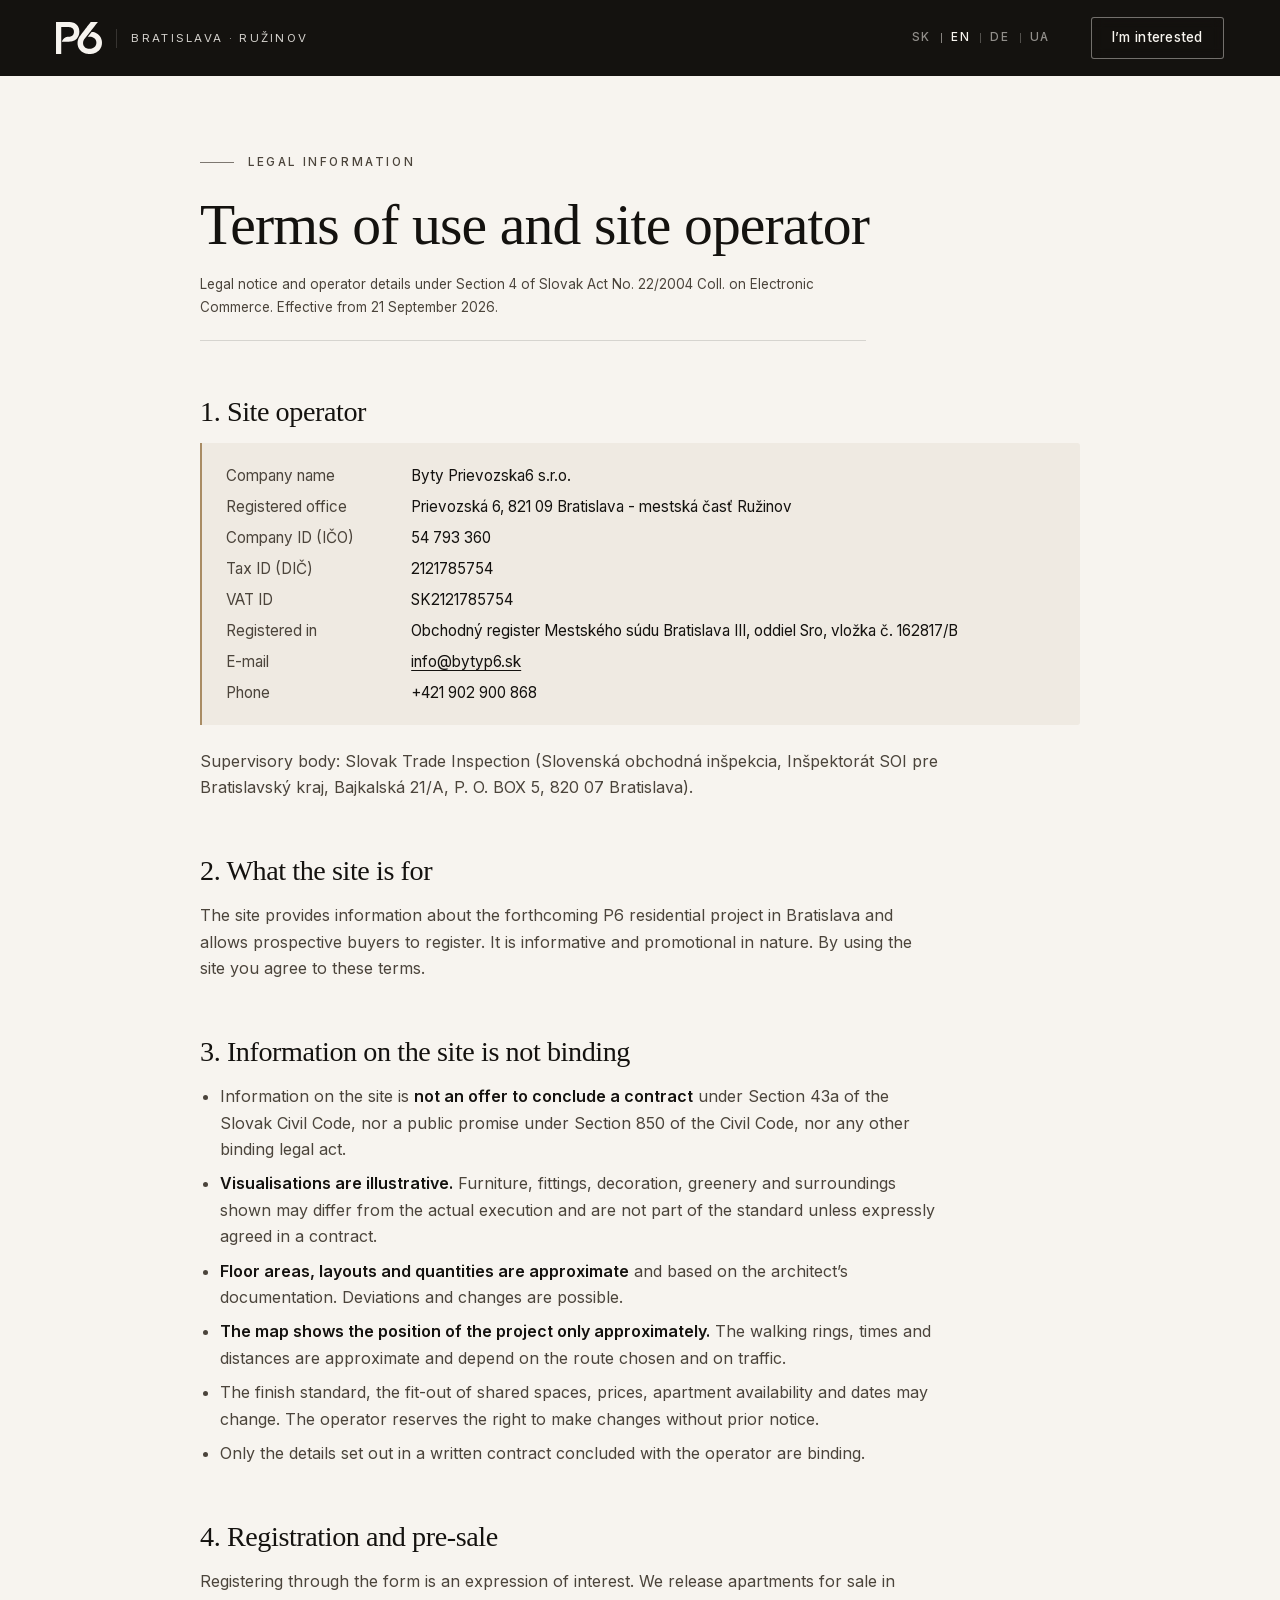
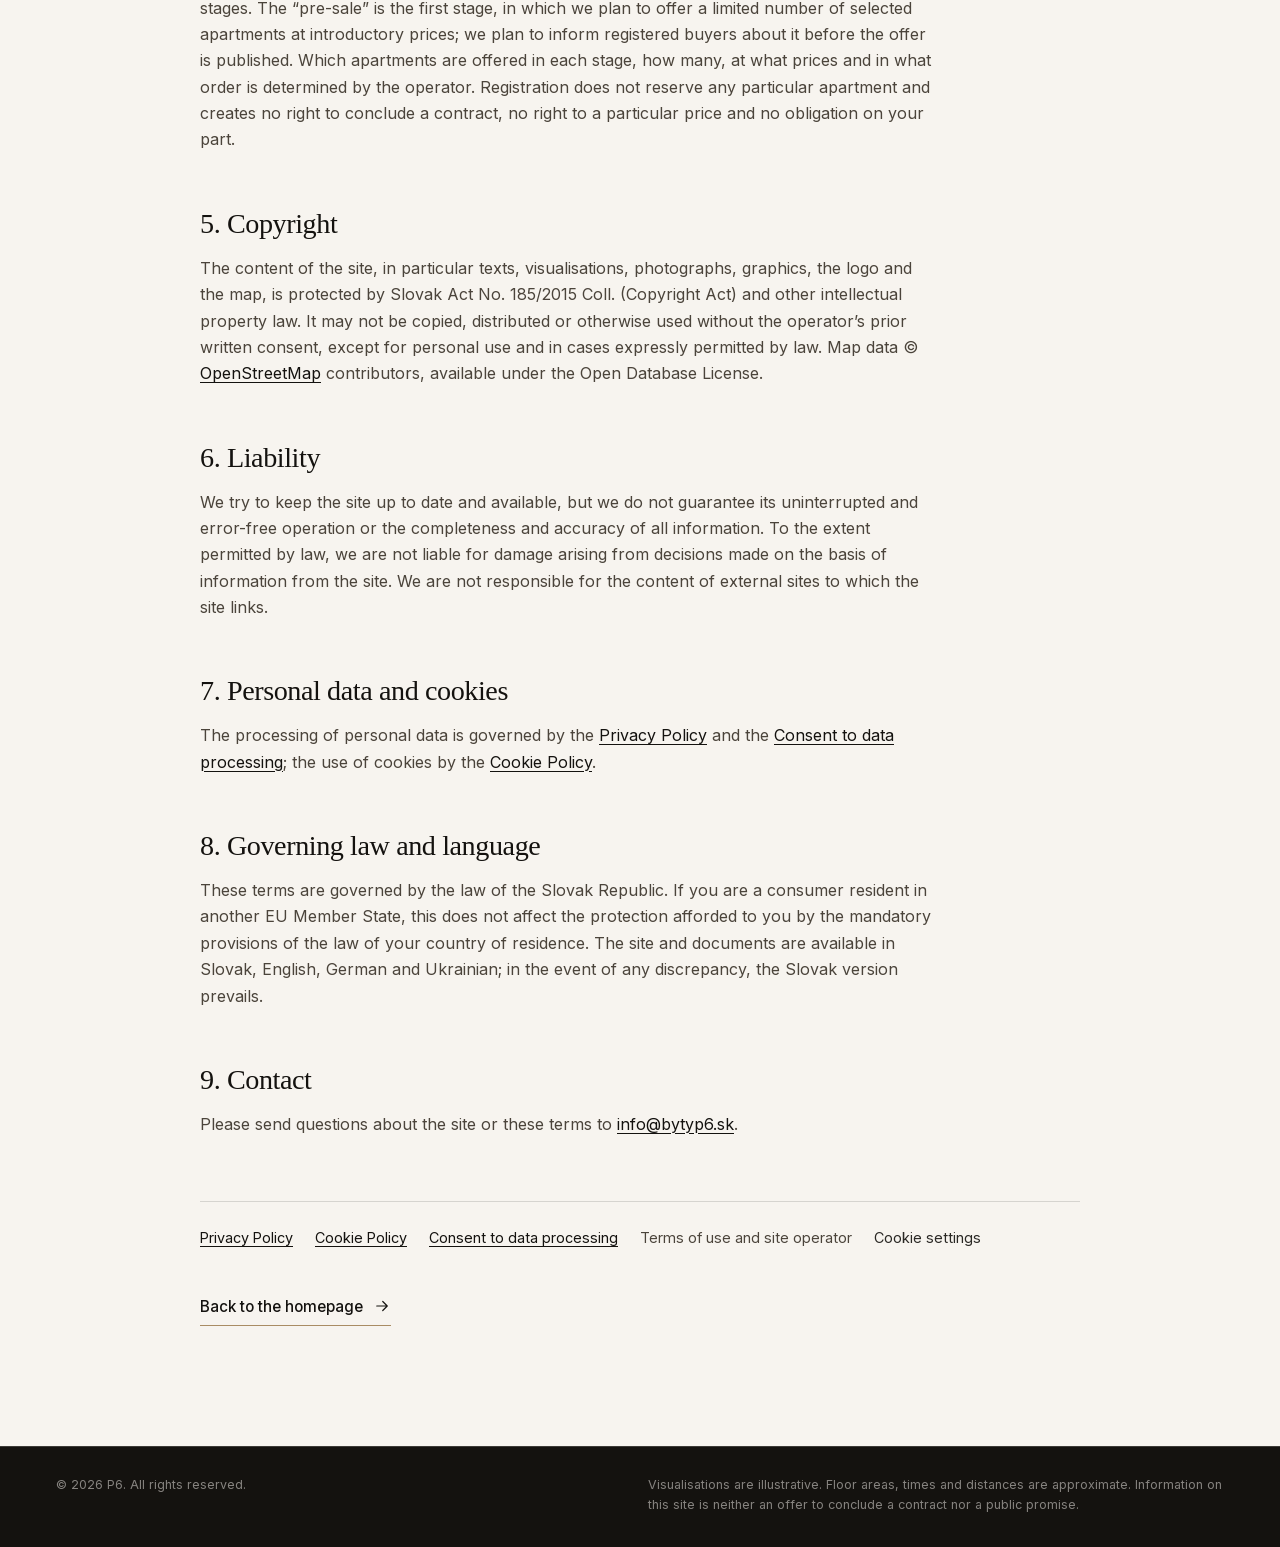
<file: pravne-informacie.html>
<!DOCTYPE html>
<html lang="sk">
<head>
<meta charset="UTF-8">
<script src="assets/js/preview-guard.js"></script><meta name="robots" content="noindex, nofollow">
<meta name="viewport" content="width=device-width, initial-scale=1">
<!-- Bezpečnostná politika: skripty len z vlastnej domény a z vymenovaných služieb (meranie po súhlase, formulár, prípadná captcha). Žiadne inline skripty. -->
<meta http-equiv="Content-Security-Policy" content="default-src 'self'; script-src 'self' https://www.googletagmanager.com https://www.googleadservices.com https://googleads.g.doubleclick.net https://connect.facebook.net https://js.hcaptcha.com https://*.hcaptcha.com; style-src 'self' 'unsafe-inline' https://*.hcaptcha.com; img-src 'self' data: https://*.google-analytics.com https://*.googletagmanager.com https://*.g.doubleclick.net https://www.google.com https://www.google.sk https://www.facebook.com; font-src 'self'; connect-src 'self' https://api.web3forms.com https://n8n.allsoftcorp.com https://n8n.wetender.ai https://*.google-analytics.com https://*.analytics.google.com https://*.googletagmanager.com https://*.g.doubleclick.net https://www.google.com https://www.facebook.com https://*.hcaptcha.com; frame-src https://*.hcaptcha.com https://td.doubleclick.net https://www.googletagmanager.com; object-src 'none'; base-uri 'self'; form-action 'self'">
<meta name="referrer" content="strict-origin-when-cross-origin">
<title>Podmienky používania stránky a prevádzkovateľ | P6</title>
<meta name="robots" content="noindex, follow">
<meta name="theme-color" content="#14120F">
<link rel="icon" href="favicon.svg" type="image/svg+xml">
<script src="assets/js/config.js?v=19"></script>
<script src="assets/js/lang-detect.js?v=14"></script>
<link rel="stylesheet" href="assets/css/teaser.css?v=15">
</head>
<body>
<svg width="0" height="0" style="position:absolute" aria-hidden="true" focusable="false">
  <symbol id="p6" viewBox="100 100 678 472"><path d="M718 100H613L609 104L599 118L559 168L553 177L531 204L519 221L515 225L506 238L502 242L499 247L495 251L489 260L485 264L476 277L472 281L460 298L450 310L441 324L431 344V346L429 349L428 354L425 360V363L421 375V379L419 385V392L418 393V406L417 407L419 437L420 438V442L421 443V447L422 448L423 455L427 467L438 490L454 513L476 534L487 542L504 551L506 553H508L525 561L531 563H534L538 565H541L550 568H554L555 569L568 570L569 571H579L580 572H613L614 571H624L625 570L637 569L638 568H642L643 567L658 564L667 561L670 559H672L675 557H677L684 553L690 551L692 549L699 546L718 533L724 527H725L743 508L753 494L764 474V472L767 467L772 452V449L774 444V440L775 439V435L776 434L777 416L778 415V399L777 398V386L776 385V379L775 378L774 369L763 336L755 321L747 309L738 298L719 280L702 268L682 258H680L677 256L665 252H662L653 249L643 248L642 247H635L634 246H625L569 318H572L573 317H610L611 318H617L618 319H622L623 320L630 321L639 324L653 331L663 338L670 345H671L677 352L684 362L689 372L692 381V384L694 389V396L695 397V414L694 415V421L693 422V426L692 427V430L690 436L687 441L686 445L676 460L663 473L652 481L638 488L626 492L618 493L617 494H611L610 495H599L598 496L579 495L578 494L567 493L566 492H563L551 488L539 482L529 475L517 463L510 453L505 443L502 434V431L500 426V420L499 419V401L500 400V394L501 393L502 385L506 376V374L516 356L563 297L573 283L581 274L584 269L592 260L595 255L603 246L624 218L666 166L687 138L718 100Z"/><path d="M360 112L345 107L338 106L337 105H333L327 103H322L321 102H315L314 101H303L302 100H100V571H177V176L178 175H296L297 176H304L305 177L314 178L323 181L335 187L343 193L350 200L355 207L360 217L362 223V226L363 227V231L364 232V256L363 257V261L362 262L361 269L359 272L357 279L352 287L339 301L332 306L314 314H311L306 316H302L301 317H292L291 318H270L269 319H264L263 320H259L255 322H252L236 329L220 340L206 354L196 368L188 383L186 390H298L299 389H311L312 388L325 387L326 386H330L331 385L342 383L357 378L362 375H364L388 361L398 353L409 342L423 323L427 314L429 312V310L434 300L438 288V285L441 276L442 265L443 264V254L444 253V232L443 231L442 214L441 213V209L440 208V204L437 196V193L427 170L425 168L421 160L411 147L401 137L391 129L377 120L360 112Z"/></symbol>
  <symbol id="arrow" viewBox="0 0 24 24"><path d="M5 12h14M13 6l6 6-6 6" fill="none" stroke="currentColor" stroke-width="1.6" stroke-linecap="round" stroke-linejoin="round"/></symbol>
</svg>

<a class="skip-link" href="#main" data-i18n="skip">Preskočiť na obsah</a>

<header class="nav nav--ink">
  <div class="nav__inner">
    <a class="brand" href="index.html" aria-label="P6">
      <svg class="brand__logo" aria-hidden="true"><use href="#p6"/></svg>
      <span class="brand__sub">Bratislava · Ružinov</span>
    </a>
    <div class="langs" data-langs role="group" aria-label="Jazyk / Language / Sprache / Мова">
      <button type="button" data-lang="sk" aria-pressed="true">SK</button>
      <button type="button" data-lang="en" aria-pressed="false">EN</button>
      <button type="button" data-lang="de" aria-pressed="false">DE</button>
      <button type="button" data-lang="uk" aria-pressed="false" lang="uk" aria-label="Українська">UA</button>
    </div>
    <a class="btn btn--ghost-inv nav__cta" href="index.html#registracia" data-i18n="cta.interest">Mám záujem</a>
  </div>
</header>

<main class="legal" id="main">
  <div class="shell">
    <p class="eyebrow" data-i18n="legal.eyebrow">Právne informácie</p>

    <article data-lang="sk" lang="sk">
<h1>Podmienky používania stránky a&nbsp;prevádzkovateľ</h1>
<p class="legal__meta">Právne upozornenie a&nbsp;údaje o&nbsp;prevádzkovateľovi podľa § 4 zákona č. 22/2004 Z. z. o&nbsp;elektronickom obchode. Účinné od <span data-cfg="legal.effective" data-cfg-label="dátum účinnosti">21. septembra 2026</span>.</p>

<h2>1. Prevádzkovateľ stránky</h2>
<div class="legal__box"><dl>
  <dt>Obchodné meno</dt><dd><span data-cfg="legal.company" data-cfg-label="obchodné meno">Byty Prievozska6 s.r.o.</span></dd>
  <dt>Sídlo</dt><dd><span data-cfg="legal.seat" data-cfg-label="sídlo">Prievozská 6, 821 09 Bratislava - mestská časť Ružinov</span></dd>
  <dt>IČO</dt><dd><span data-cfg="legal.ico" data-cfg-label="IČO">54 793 360</span></dd>
  <dt data-cfg-if="legal.dic">DIČ</dt><dd data-cfg-if="legal.dic"><span data-cfg="legal.dic" data-cfg-label="DIČ">2121785754</span></dd>
  <dt data-cfg-if="legal.icdph">IČ DPH</dt><dd data-cfg-if="legal.icdph"><span data-cfg="legal.icdph" data-cfg-label="IČ DPH">SK2121785754</span></dd>
  <dt>Zápis</dt><dd><span data-cfg="legal.register" data-cfg-label="zápis v obchodnom registri">Obchodný register Mestského súdu Bratislava III, oddiel Sro, vložka č. 162817/B</span></dd>
  <dt>E-mail</dt><dd><a data-cfg="legal.email" data-cfg-label="e-mail" href="mailto:info@bytyp6.sk">info@bytyp6.sk</a></dd>
  <dt data-cfg-if="legal.phone">Telefón</dt><dd data-cfg-if="legal.phone"><span data-cfg="legal.phone" data-cfg-label="telefón">+421 902 900 868</span></dd>
  <dt data-cfg-if="legal.dpo" hidden>Zodpovedná osoba</dt><dd data-cfg-if="legal.dpo" hidden><span data-cfg="legal.dpo" data-cfg-label="zodpovedná osoba"></span></dd>
</dl></div>
<p>Orgán dozoru: Slovenská obchodná inšpekcia, Inšpektorát SOI pre Bratislavský kraj, Bajkalská 21/A, P. O. BOX 5, 820 07 Bratislava.</p>

<h2>2. Na čo stránka slúži</h2>
<p>Stránka informuje o&nbsp;pripravovanom rezidenčnom projekte P6 v&nbsp;Bratislave a&nbsp;umožňuje záujemcom zaregistrovať sa. Má informačný a&nbsp;propagačný charakter. Používaním stránky vyjadrujete súhlas s&nbsp;týmito podmienkami.</p>

<h2>3. Informácie na stránke sú nezáväzné</h2>
<ul>
  <li>Informácie na stránke <strong>nie sú návrhom na uzavretie zmluvy</strong> podľa § 43a Občianskeho zákonníka, verejným prísľubom podľa § 850 Občianskeho zákonníka ani iným záväzným právnym úkonom.</li>
  <li><strong>Vizualizácie sú ilustračné.</strong> Zobrazený nábytok, zariadenie, dekorácie, zeleň a&nbsp;okolie nemusia zodpovedať skutočnému vyhotoveniu a&nbsp;nie sú súčasťou štandardu, ak to nie je výslovne dohodnuté v&nbsp;zmluve.</li>
  <li><strong>Výmery, dispozície a&nbsp;počty sú orientačné</strong> a&nbsp;vychádzajú z&nbsp;podkladov architekta. Možné sú odchýlky a&nbsp;zmeny.</li>
  <li><strong>Poloha projektu je na mape vyznačená len orientačne.</strong> Okruhy pešej dostupnosti, časy a&nbsp;vzdialenosti sú približné a&nbsp;závisia od zvolenej trasy a&nbsp;dopravnej situácie.</li>
  <li>Štandard vyhotovenia, vybavenie spoločných priestorov, ceny, dostupnosť bytov a&nbsp;termíny sa môžu meniť. Prevádzkovateľ si vyhradzuje právo na zmeny bez predchádzajúceho upozornenia.</li>
  <li>Záväzné sú výlučne údaje uvedené v&nbsp;písomnej zmluve uzavretej s&nbsp;prevádzkovateľom.</li>
</ul>

<h2>4. Registrácia a&nbsp;predpredaj</h2>
<p>Registrácia cez formulár je prejavom záujmu. Byty uvoľňujeme do predaja postupne. „Predpredaj“ je prvá fáza, v&nbsp;ktorej plánujeme ponúknuť limitovaný počet vybraných bytov za úvodné ceny; registrovaných záujemcov o&nbsp;nej plánujeme informovať skôr, ako ponuku zverejníme. O&nbsp;tom, ktoré byty, v&nbsp;akom počte, za aké ceny a&nbsp;v&nbsp;akom poradí budú v&nbsp;jednotlivých fázach ponúknuté, rozhoduje prevádzkovateľ. Registrácia nezakladá rezerváciu konkrétneho bytu, nárok na uzavretie zmluvy, nárok na určitú cenu ani záväzok z&nbsp;vašej strany.</p>

<h2>5. Autorské práva</h2>
<p>Obsah stránky, najmä texty, vizualizácie, fotografie, grafika, logo a&nbsp;mapa, je chránený zákonom č. 185/2015 Z. z. (Autorský zákon) a&nbsp;ďalšími predpismi o&nbsp;duševnom vlastníctve. Bez predchádzajúceho písomného súhlasu prevádzkovateľa ho nie je možné kopírovať, šíriť ani inak používať, s&nbsp;výnimkou použitia pre osobnú potrebu a&nbsp;prípadov, ktoré zákon výslovne dovoľuje. Mapové podklady © prispievatelia <a href="https://www.openstreetmap.org/copyright" target="_blank" rel="noopener">OpenStreetMap</a>, dostupné pod licenciou Open Database License.</p>

<h2>6. Zodpovednosť</h2>
<p>Stránku sa snažíme udržiavať aktuálnu a&nbsp;dostupnú, nezaručujeme však jej nepretržitú a&nbsp;bezchybnú prevádzku ani úplnosť a&nbsp;aktuálnosť všetkých údajov. V&nbsp;rozsahu, v&nbsp;akom to zákon pripúšťa, nezodpovedáme za škodu, ktorá vznikne rozhodnutiami urobenými na základe informácií zo stránky. Nezodpovedáme za obsah externých stránok, na ktoré stránka odkazuje.</p>

<h2>7. Osobné údaje a&nbsp;cookies</h2>
<p>Spracúvanie osobných údajov upravujú dokumenty <a href="ochrana-osobnych-udajov.html">Ochrana osobných údajov</a> a&nbsp;<a href="suhlas-so-spracovanim.html">Súhlas so spracovaním údajov</a>, používanie cookies <a href="cookies.html">Zásady používania cookies</a>.</p>

<h2>8. Rozhodné právo a&nbsp;jazyk</h2>
<p>Tieto podmienky sa spravujú právnym poriadkom Slovenskej republiky. Ak ste spotrebiteľ s&nbsp;bydliskom v&nbsp;inom členskom štáte EÚ, nie je tým dotknutá ochrana, ktorú vám poskytujú kogentné ustanovenia práva štátu vášho bydliska. Stránka a&nbsp;dokumenty sú dostupné v&nbsp;slovenčine, angličtine, nemčine a&nbsp;ukrajinčine; v&nbsp;prípade rozdielov je rozhodujúce slovenské znenie.</p>

<h2>9. Kontakt</h2>
<p>Otázky k&nbsp;stránke alebo k&nbsp;týmto podmienkam nám pošlite na <a data-cfg="legal.email" data-cfg-label="e-mail" href="mailto:info@bytyp6.sk">info@bytyp6.sk</a>.</p>
    </article>

    <article data-lang="en" lang="en">
<h1>Terms of use and site operator</h1>
<p class="legal__meta">Legal notice and operator details under Section 4 of Slovak Act No. 22/2004 Coll. on Electronic Commerce. Effective from <span data-cfg="legal.effective" data-cfg-label="effective date">21 September 2026</span>.</p>

<h2>1. Site operator</h2>
<div class="legal__box"><dl>
  <dt>Company name</dt><dd><span data-cfg="legal.company" data-cfg-label="company name">Byty Prievozska6 s.r.o.</span></dd>
  <dt>Registered office</dt><dd><span data-cfg="legal.seat" data-cfg-label="registered office">Prievozská 6, 821 09 Bratislava - mestská časť Ružinov</span></dd>
  <dt>Company ID (IČO)</dt><dd><span data-cfg="legal.ico" data-cfg-label="company ID (IČO)">54 793 360</span></dd>
  <dt data-cfg-if="legal.dic">Tax ID (DIČ)</dt><dd data-cfg-if="legal.dic"><span data-cfg="legal.dic" data-cfg-label="tax ID (DIČ)">2121785754</span></dd>
  <dt data-cfg-if="legal.icdph">VAT ID</dt><dd data-cfg-if="legal.icdph"><span data-cfg="legal.icdph" data-cfg-label="VAT ID">SK2121785754</span></dd>
  <dt>Registered in</dt><dd><span data-cfg="legal.register" data-cfg-label="commercial register entry">Obchodný register Mestského súdu Bratislava III, oddiel Sro, vložka č. 162817/B</span></dd>
  <dt>E-mail</dt><dd><a data-cfg="legal.email" data-cfg-label="e-mail" href="mailto:info@bytyp6.sk">info@bytyp6.sk</a></dd>
  <dt data-cfg-if="legal.phone">Phone</dt><dd data-cfg-if="legal.phone"><span data-cfg="legal.phone" data-cfg-label="phone">+421 902 900 868</span></dd>
  <dt data-cfg-if="legal.dpo" hidden>Data protection officer</dt><dd data-cfg-if="legal.dpo" hidden><span data-cfg="legal.dpo" data-cfg-label="data protection officer"></span></dd>
</dl></div>
<p>Supervisory body: Slovak Trade Inspection (Slovenská obchodná inšpekcia, Inšpektorát SOI pre Bratislavský kraj, Bajkalská 21/A, P. O. BOX 5, 820 07 Bratislava).</p>

<h2>2. What the site is for</h2>
<p>The site provides information about the forthcoming P6 residential project in Bratislava and allows prospective buyers to register. It is informative and promotional in nature. By using the site you agree to these terms.</p>

<h2>3. Information on the site is not binding</h2>
<ul>
  <li>Information on the site is <strong>not an offer to conclude a contract</strong> under Section 43a of the Slovak Civil Code, nor a public promise under Section 850 of the Civil Code, nor any other binding legal act.</li>
  <li><strong>Visualisations are illustrative.</strong> Furniture, fittings, decoration, greenery and surroundings shown may differ from the actual execution and are not part of the standard unless expressly agreed in a contract.</li>
  <li><strong>Floor areas, layouts and quantities are approximate</strong> and based on the architect’s documentation. Deviations and changes are possible.</li>
  <li><strong>The map shows the position of the project only approximately.</strong> The walking rings, times and distances are approximate and depend on the route chosen and on traffic.</li>
  <li>The finish standard, the fit-out of shared spaces, prices, apartment availability and dates may change. The operator reserves the right to make changes without prior notice.</li>
  <li>Only the details set out in a written contract concluded with the operator are binding.</li>
</ul>

<h2>4. Registration and pre-sale</h2>
<p>Registering through the form is an expression of interest. We release apartments for sale in stages. The “pre-sale” is the first stage, in which we plan to offer a limited number of selected apartments at introductory prices; we plan to inform registered buyers about it before the offer is published. Which apartments are offered in each stage, how many, at what prices and in what order is determined by the operator. Registration does not reserve any particular apartment and creates no right to conclude a contract, no right to a particular price and no obligation on your part.</p>

<h2>5. Copyright</h2>
<p>The content of the site, in particular texts, visualisations, photographs, graphics, the logo and the map, is protected by Slovak Act No. 185/2015 Coll. (Copyright Act) and other intellectual property law. It may not be copied, distributed or otherwise used without the operator’s prior written consent, except for personal use and in cases expressly permitted by law. Map data © <a href="https://www.openstreetmap.org/copyright" target="_blank" rel="noopener">OpenStreetMap</a> contributors, available under the Open Database License.</p>

<h2>6. Liability</h2>
<p>We try to keep the site up to date and available, but we do not guarantee its uninterrupted and error-free operation or the completeness and accuracy of all information. To the extent permitted by law, we are not liable for damage arising from decisions made on the basis of information from the site. We are not responsible for the content of external sites to which the site links.</p>

<h2>7. Personal data and cookies</h2>
<p>The processing of personal data is governed by the <a href="ochrana-osobnych-udajov.html">Privacy Policy</a> and the <a href="suhlas-so-spracovanim.html">Consent to data processing</a>; the use of cookies by the <a href="cookies.html">Cookie Policy</a>.</p>

<h2>8. Governing law and language</h2>
<p>These terms are governed by the law of the Slovak Republic. If you are a consumer resident in another EU Member State, this does not affect the protection afforded to you by the mandatory provisions of the law of your country of residence. The site and documents are available in Slovak, English, German and Ukrainian; in the event of any discrepancy, the Slovak version prevails.</p>

<h2>9. Contact</h2>
<p>Please send questions about the site or these terms to <a data-cfg="legal.email" data-cfg-label="e-mail" href="mailto:info@bytyp6.sk">info@bytyp6.sk</a>.</p>
    </article>

    <article data-lang="de" lang="de">
<h1>Impressum und Nutzungsbedingungen</h1>
<p class="legal__meta">Rechtliche Hinweise und Angaben zum Betreiber gemäß § 4 des slowakischen Gesetzes Nr. 22/2004 Slg. über den elektronischen Geschäftsverkehr. Gültig ab <span data-cfg="legal.effective" data-cfg-label="Datum des Inkrafttretens">21. September 2026</span>.</p>

<h2>1. Betreiber der Website</h2>
<div class="legal__box"><dl>
  <dt>Firma</dt><dd><span data-cfg="legal.company" data-cfg-label="Firma">Byty Prievozska6 s.r.o.</span></dd>
  <dt>Sitz</dt><dd><span data-cfg="legal.seat" data-cfg-label="Sitz">Prievozská 6, 821 09 Bratislava - mestská časť Ružinov</span></dd>
  <dt>Identifikationsnummer (IČO)</dt><dd><span data-cfg="legal.ico" data-cfg-label="Identifikationsnummer (IČO)">54 793 360</span></dd>
  <dt data-cfg-if="legal.dic">Steuernummer (DIČ)</dt><dd data-cfg-if="legal.dic"><span data-cfg="legal.dic" data-cfg-label="Steuernummer (DIČ)">2121785754</span></dd>
  <dt data-cfg-if="legal.icdph">USt-IdNr.</dt><dd data-cfg-if="legal.icdph"><span data-cfg="legal.icdph" data-cfg-label="USt-IdNr.">SK2121785754</span></dd>
  <dt>Registereintrag</dt><dd><span data-cfg="legal.register" data-cfg-label="Handelsregistereintrag">Obchodný register Mestského súdu Bratislava III, oddiel Sro, vložka č. 162817/B</span></dd>
  <dt>E-Mail</dt><dd><a data-cfg="legal.email" data-cfg-label="e-mail" href="mailto:info@bytyp6.sk">info@bytyp6.sk</a></dd>
  <dt data-cfg-if="legal.phone">Telefon</dt><dd data-cfg-if="legal.phone"><span data-cfg="legal.phone" data-cfg-label="Telefon">+421 902 900 868</span></dd>
  <dt data-cfg-if="legal.dpo" hidden>Datenschutzbeauftragter</dt><dd data-cfg-if="legal.dpo" hidden><span data-cfg="legal.dpo" data-cfg-label="Datenschutzbeauftragter"></span></dd>
</dl></div>
<p>Aufsichtsbehörde: Slowakische Handelsinspektion (Slovenská obchodná inšpekcia, Inšpektorát SOI pre Bratislavský kraj, Bajkalská 21/A, P. O. BOX 5, 820 07 Bratislava).</p>

<h2>2. Zweck der Website</h2>
<p>Die Website informiert über das in Vorbereitung befindliche Wohnprojekt P6 in Bratislava und ermöglicht Interessenten die Registrierung. Sie hat informativen und werblichen Charakter. Mit der Nutzung der Website erklären Sie sich mit diesen Bedingungen einverstanden.</p>

<h2>3. Die Angaben auf der Website sind unverbindlich</h2>
<ul>
  <li>Die Angaben auf der Website sind <strong>kein Angebot zum Abschluss eines Vertrags</strong> im Sinne von § 43a des slowakischen Bürgerlichen Gesetzbuchs, keine Auslobung im Sinne von § 850 des Bürgerlichen Gesetzbuchs und auch sonst keine verbindliche Rechtshandlung.</li>
  <li><strong>Visualisierungen dienen der Illustration.</strong> Dargestellte Möbel, Ausstattung, Dekoration, Begrünung und Umgebung können von der tatsächlichen Ausführung abweichen und gehören nicht zum Standard, sofern dies nicht ausdrücklich vertraglich vereinbart ist.</li>
  <li><strong>Flächen, Grundrisse und Stückzahlen sind Richtwerte</strong> und beruhen auf den Unterlagen des Architekten. Abweichungen und Änderungen sind möglich.</li>
  <li><strong>Die Lage des Projekts ist auf der Karte nur ungefähr eingezeichnet.</strong> Die Gehzeit-Ringe, Zeiten und Entfernungen sind Näherungswerte und hängen von der gewählten Route und der Verkehrslage ab.</li>
  <li>Ausführungsstandard, Ausstattung der Gemeinschaftsräume, Preise, Verfügbarkeit der Wohnungen und Termine können sich ändern. Der Betreiber behält sich Änderungen ohne vorherige Ankündigung vor.</li>
  <li>Verbindlich sind ausschließlich die Angaben in einem schriftlichen, mit dem Betreiber geschlossenen Vertrag.</li>
</ul>

<h2>4. Registrierung und Vorverkauf</h2>
<p>Die Registrierung über das Formular ist eine Interessensbekundung. Wir geben die Wohnungen schrittweise in den Verkauf. Der „Vorverkauf“ ist die erste Phase, in der wir eine begrenzte Anzahl ausgewählter Wohnungen zu Einführungspreisen anbieten möchten; registrierte Interessenten möchten wir darüber informieren, bevor das Angebot veröffentlicht wird. Welche Wohnungen in den einzelnen Phasen angeboten werden, in welcher Anzahl, zu welchen Preisen und in welcher Reihenfolge, legt der Betreiber fest. Die Registrierung begründet weder die Reservierung einer bestimmten Wohnung noch einen Anspruch auf Vertragsabschluss oder auf einen bestimmten Preis und auch keine Verpflichtung Ihrerseits.</p>

<h2>5. Urheberrecht</h2>
<p>Die Inhalte der Website, insbesondere Texte, Visualisierungen, Fotografien, Grafiken, das Logo und die Karte, sind durch das slowakische Gesetz Nr. 185/2015 Slg. (Urheberrechtsgesetz) und weitere Vorschriften zum Schutz geistigen Eigentums geschützt. Ohne vorherige schriftliche Zustimmung des Betreibers dürfen sie nicht kopiert, verbreitet oder anderweitig verwendet werden, ausgenommen die Nutzung zum persönlichen Gebrauch und die gesetzlich ausdrücklich erlaubten Fälle. Kartendaten © <a href="https://www.openstreetmap.org/copyright" target="_blank" rel="noopener">OpenStreetMap</a>-Mitwirkende, verfügbar unter der Open Database License.</p>

<h2>6. Haftung</h2>
<p>Wir bemühen uns, die Website aktuell und verfügbar zu halten, übernehmen jedoch keine Gewähr für ihren ununterbrochenen und fehlerfreien Betrieb sowie für die Vollständigkeit und Aktualität aller Angaben. Soweit gesetzlich zulässig, haften wir nicht für Schäden, die aus Entscheidungen entstehen, die auf Grundlage der Informationen der Website getroffen wurden. Für die Inhalte externer Websites, auf die verlinkt wird, sind wir nicht verantwortlich.</p>

<h2>7. Personenbezogene Daten und Cookies</h2>
<p>Die Verarbeitung personenbezogener Daten regeln die <a href="ochrana-osobnych-udajov.html">Datenschutzerklärung</a> und die <a href="suhlas-so-spracovanim.html">Einwilligung in die Datenverarbeitung</a>, die Verwendung von Cookies die <a href="cookies.html">Cookie-Richtlinie</a>.</p>

<h2>8. Anwendbares Recht und Sprache</h2>
<p>Diese Bedingungen unterliegen dem Recht der Slowakischen Republik. Sind Sie Verbraucher mit Wohnsitz in einem anderen EU-Mitgliedstaat, bleibt der Schutz unberührt, den Ihnen die zwingenden Bestimmungen des Rechts Ihres Wohnsitzstaates gewähren. Website und Dokumente liegen auf Slowakisch, Englisch, Deutsch und Ukrainisch vor; bei Abweichungen ist die slowakische Fassung maßgeblich.</p>

<h2>9. Kontakt</h2>
<p>Fragen zur Website oder zu diesen Bedingungen richten Sie bitte an <a data-cfg="legal.email" data-cfg-label="e-mail" href="mailto:info@bytyp6.sk">info@bytyp6.sk</a>.</p>
    </article>

    <article data-lang="uk" lang="uk">
<h1>Умови користування сайтом та оператор сайту</h1>
<p class="legal__meta">Правове застереження та відомості про оператора відповідно до § 4 словацького Закону № 22/2004 Зб. про електронну комерцію. Чинні з <span data-cfg="legal.effective" data-cfg-label="дата набрання чинності">21 вересня 2026 р.</span>.</p>

<h2>1. Оператор сайту</h2>
<div class="legal__box"><dl>
  <dt>Назва компанії</dt><dd><span data-cfg="legal.company" data-cfg-label="назва компанії">Byty Prievozska6 s.r.o.</span></dd>
  <dt>Місцезнаходження</dt><dd><span data-cfg="legal.seat" data-cfg-label="місцезнаходження">Prievozská 6, 821 09 Bratislava - mestská časť Ružinov</span></dd>
  <dt>Ідентифікаційний номер (IČO)</dt><dd><span data-cfg="legal.ico" data-cfg-label="ідентифікаційний номер (IČO)">54 793 360</span></dd>
  <dt data-cfg-if="legal.dic">Податковий номер (DIČ)</dt><dd data-cfg-if="legal.dic"><span data-cfg="legal.dic" data-cfg-label="податковий номер (DIČ)">2121785754</span></dd>
  <dt data-cfg-if="legal.icdph">Номер платника ПДВ</dt><dd data-cfg-if="legal.icdph"><span data-cfg="legal.icdph" data-cfg-label="номер платника ПДВ">SK2121785754</span></dd>
  <dt>Реєстрація</dt><dd><span data-cfg="legal.register" data-cfg-label="запис у торговому реєстрі">Obchodný register Mestského súdu Bratislava III, oddiel Sro, vložka č. 162817/B</span></dd>
  <dt>E-mail</dt><dd><a data-cfg="legal.email" data-cfg-label="e-mail" href="mailto:info@bytyp6.sk">info@bytyp6.sk</a></dd>
  <dt data-cfg-if="legal.phone">Телефон</dt><dd data-cfg-if="legal.phone"><span data-cfg="legal.phone" data-cfg-label="телефон">+421 902 900 868</span></dd>
  <dt data-cfg-if="legal.dpo" hidden>Відповідальна особа</dt><dd data-cfg-if="legal.dpo" hidden><span data-cfg="legal.dpo" data-cfg-label="відповідальна особа"></span></dd>
</dl></div>
<p>Наглядовий орган: Словацька торговельна інспекція (Slovenská obchodná inšpekcia, Inšpektorát SOI pre Bratislavský kraj, Bajkalská 21/A, P. O. BOX 5, 820 07 Bratislava).</p>

<h2>2. Для чого призначений сайт</h2>
<p>Сайт інформує про житловий проєкт P6 у Братиславі, що готується, і дає змогу зацікавленим особам зареєструватися. Він має інформаційний і рекламний характер. Користуючись сайтом, ви погоджуєтеся з цими умовами.</p>

<h2>3. Інформація на сайті не є обов’язковою</h2>
<ul>
  <li>Інформація на сайті <strong>не є пропозицією укласти договір</strong> у розумінні § 43a Цивільного кодексу Словаччини, публічною обіцянкою у розумінні § 850 Цивільного кодексу чи іншою юридично обов’язковою дією.</li>
  <li><strong>Візуалізації мають ілюстративний характер.</strong> Зображені меблі, обладнання, декор, зелень та оточення можуть відрізнятися від фактичного виконання і не входять до стандарту, якщо це прямо не погоджено в договорі.</li>
  <li><strong>Площі, планування та кількісні показники є орієнтовними</strong> і ґрунтуються на матеріалах архітектора. Можливі відхилення та зміни.</li>
  <li><strong>Розташування проєкту позначено на карті лише орієнтовно.</strong> Кола пішої доступності, час і відстані є приблизними та залежать від обраного маршруту й дорожньої ситуації.</li>
  <li>Стандарт оздоблення, обладнання спільних просторів, ціни, доступність квартир і терміни можуть змінюватися. Оператор залишає за собою право на зміни без попереднього повідомлення.</li>
  <li>Обов’язковими є виключно дані, наведені в письмовому договорі, укладеному з оператором.</li>
</ul>

<h2>4. Реєстрація та передпродаж</h2>
<p>Реєстрація через форму є висловленням зацікавленості. Ми відкриваємо квартири для продажу поетапно. «Передпродаж» є першим етапом, на якому ми плануємо запропонувати обмежену кількість обраних квартир за стартовими цінами; зареєстрованих осіб ми плануємо поінформувати про нього раніше, ніж пропозицію буде опубліковано. Які саме квартири, в якій кількості, за якими цінами та в якому порядку пропонуються на окремих етапах, визначає оператор. Реєстрація не означає бронювання конкретної квартири, не створює права на укладення договору чи на певну ціну і не накладає на вас жодних зобов’язань.</p>

<h2>5. Авторське право</h2>
<p>Вміст сайту, зокрема тексти, візуалізації, фотографії, графіка, логотип і карта, охороняється словацьким Законом № 185/2015 Зб. (Закон про авторське право) та іншими нормами про інтелектуальну власність. Без попередньої письмової згоди оператора його не можна копіювати, поширювати чи іншим чином використовувати, за винятком використання для особистих потреб і випадків, прямо дозволених законом. Картографічні дані © учасники <a href="https://www.openstreetmap.org/copyright" target="_blank" rel="noopener">OpenStreetMap</a>, доступні за ліцензією Open Database License.</p>

<h2>6. Відповідальність</h2>
<p>Ми намагаємося підтримувати сайт актуальним і доступним, проте не гарантуємо його безперервної та безпомилкової роботи, а також повноти й актуальності всіх даних. У межах, дозволених законом, ми не відповідаємо за шкоду, що виникла внаслідок рішень, прийнятих на підставі інформації із сайту. Ми не відповідаємо за вміст зовнішніх сайтів, на які веде сайт.</p>

<h2>7. Персональні дані та cookie</h2>
<p>Обробку персональних даних регулюють документи <a href="ochrana-osobnych-udajov.html">Захист персональних даних</a> і <a href="suhlas-so-spracovanim.html">Згода на обробку даних</a>, використання cookie регулює <a href="cookies.html">Політика щодо файлів cookie</a>.</p>

<h2>8. Застосовне право та мова</h2>
<p>Ці умови регулюються правом Словацької Республіки. Якщо ви є споживачем і проживаєте в іншій державі-члені ЄС, це не зачіпає захисту, який вам надають імперативні норми права держави вашого проживання. Сайт і документи доступні словацькою, англійською, німецькою та українською мовами; у разі розбіжностей переважну силу має словацька редакція.</p>

<h2>9. Контакт</h2>
<p>Питання щодо сайту або цих умов надсилайте на <a data-cfg="legal.email" data-cfg-label="e-mail" href="mailto:info@bytyp6.sk">info@bytyp6.sk</a>.</p>
    </article>

    <nav class="legal__docs" aria-label="Právne dokumenty">
      <a href="ochrana-osobnych-udajov.html" data-i18n="legal.privacy">Ochrana osobných údajov</a>
      <a href="cookies.html" data-i18n="legal.cookies">Zásady používania cookies</a>
      <a href="suhlas-so-spracovanim.html" data-i18n="legal.consent">Súhlas so spracovaním údajov</a>
      <a href="pravne-informacie.html" data-i18n="legal.terms" aria-current=page>Podmienky používania a&nbsp;prevádzkovateľ</a>
      <button type="button" class="linklike" data-cookie-settings data-i18n="legal.cookieset">Nastavenia cookies</button>
    </nav>
    <p style="margin-top:34px"><a class="link-arrow" href="index.html"><span data-i18n="legal.back">Späť na úvod</span> <svg aria-hidden="true"><use href="#arrow"/></svg></a></p>
  </div>
</main>

<footer class="foot foot--slim">
  <div class="shell">
    <div class="foot__bottom">
      <span>© <span data-year>2026</span> P6. <span data-i18n="foot.rights">Všetky práva vyhradené.</span></span>
      <span data-i18n="foot.disclaimer">Vizualizácie sú ilustračné. Výmery, časy a&nbsp;vzdialenosti sú orientačné. Informácie na stránke nie sú návrhom na uzavretie zmluvy ani verejným prísľubom.</span>
    </div>
  </div>
</footer>

<script src="assets/js/i18n.js?v=16" defer></script>
<script src="assets/js/consent.js?v=4" defer></script>
</body>
</html>
</file>
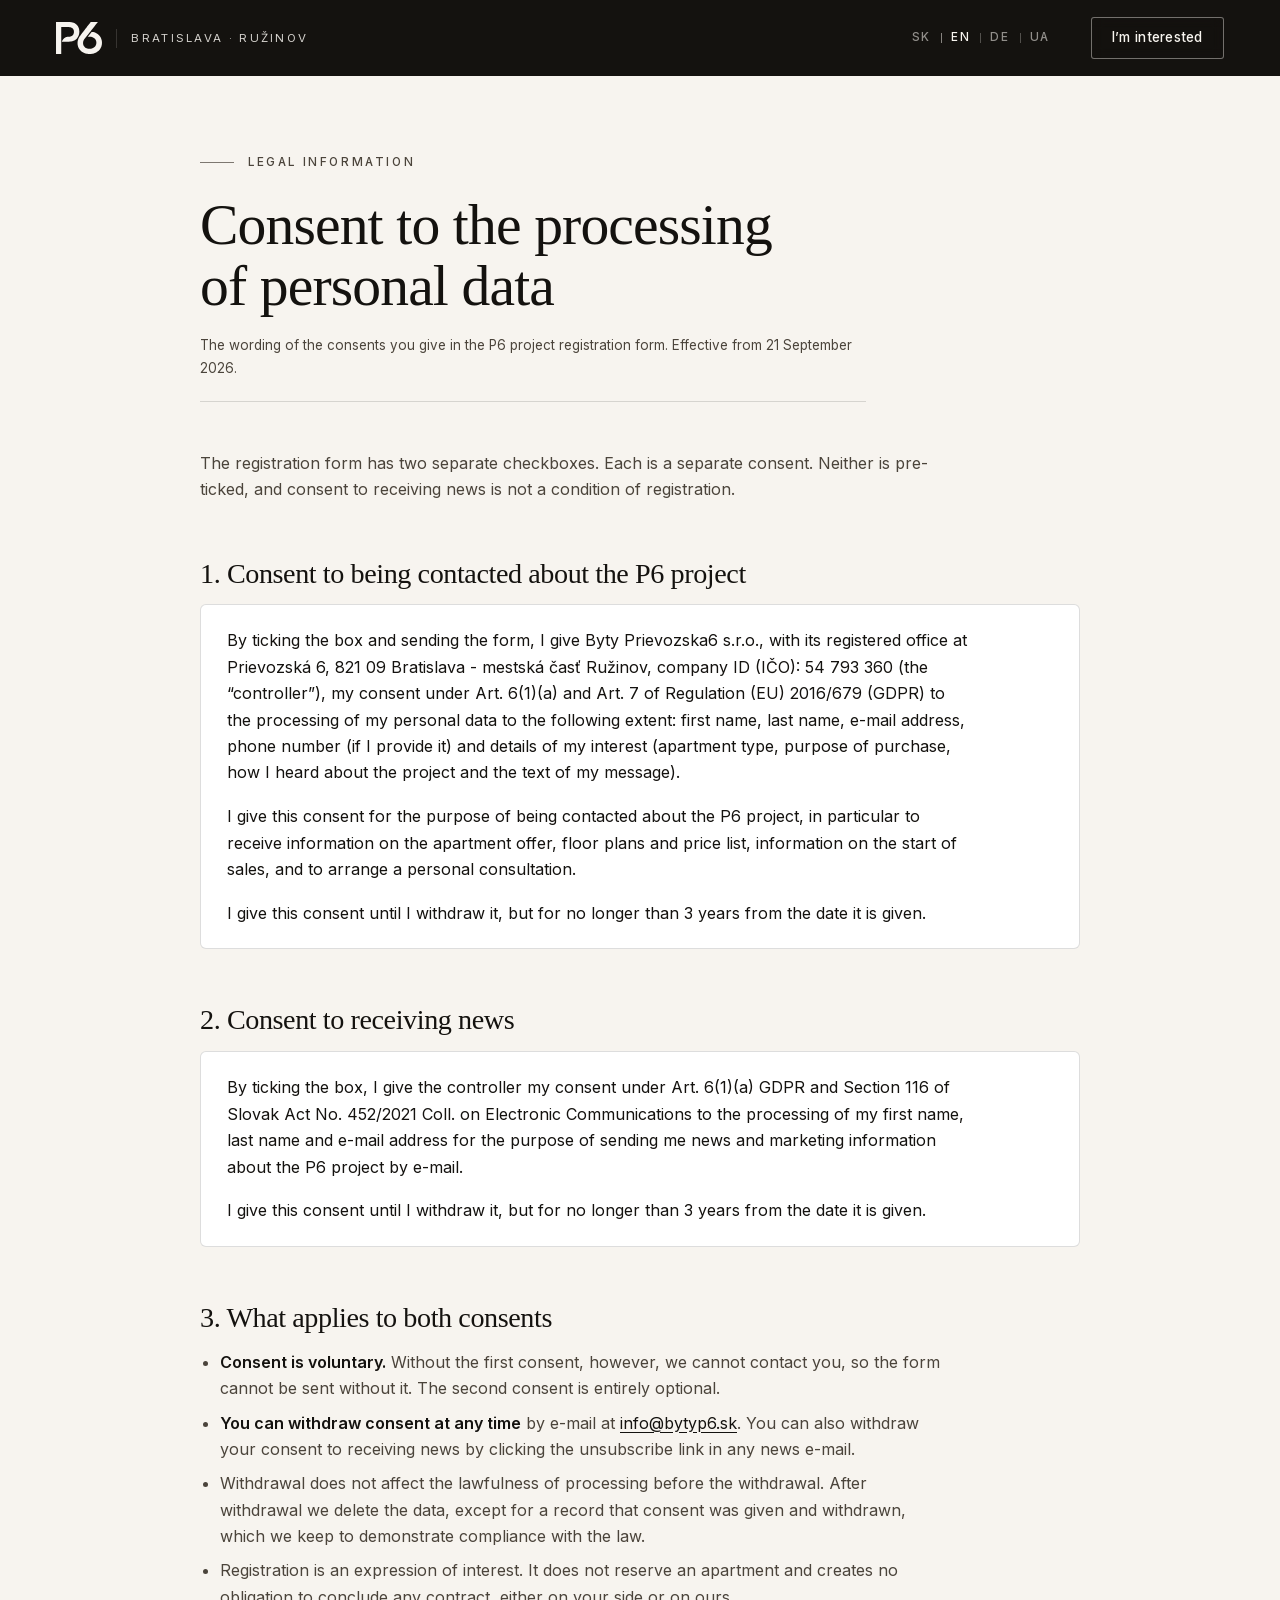
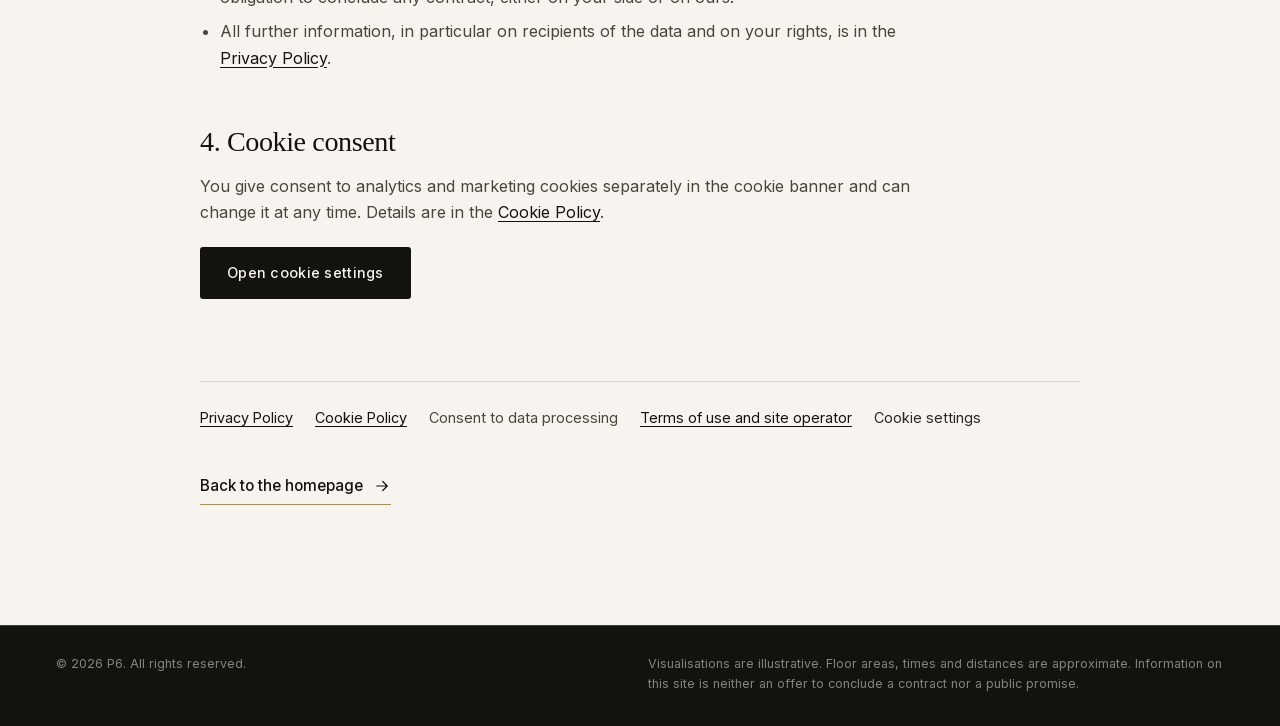
<file: suhlas-so-spracovanim.html>
<!DOCTYPE html>
<html lang="sk">
<head>
<meta charset="UTF-8">
<script src="assets/js/preview-guard.js"></script><meta name="robots" content="noindex, nofollow">
<meta name="viewport" content="width=device-width, initial-scale=1">
<!-- Bezpečnostná politika: skripty len z vlastnej domény a z vymenovaných služieb (meranie po súhlase, formulár, prípadná captcha). Žiadne inline skripty. -->
<meta http-equiv="Content-Security-Policy" content="default-src 'self'; script-src 'self' https://www.googletagmanager.com https://www.googleadservices.com https://googleads.g.doubleclick.net https://connect.facebook.net https://js.hcaptcha.com https://*.hcaptcha.com; style-src 'self' 'unsafe-inline' https://*.hcaptcha.com; img-src 'self' data: https://*.google-analytics.com https://*.googletagmanager.com https://*.g.doubleclick.net https://www.google.com https://www.google.sk https://www.facebook.com; font-src 'self'; connect-src 'self' https://api.web3forms.com https://n8n.allsoftcorp.com https://n8n.wetender.ai https://*.google-analytics.com https://*.analytics.google.com https://*.googletagmanager.com https://*.g.doubleclick.net https://www.google.com https://www.facebook.com https://*.hcaptcha.com; frame-src https://*.hcaptcha.com https://td.doubleclick.net https://www.googletagmanager.com; object-src 'none'; base-uri 'self'; form-action 'self'">
<meta name="referrer" content="strict-origin-when-cross-origin">
<title>Súhlas so spracovaním osobných údajov | P6</title>
<meta name="robots" content="noindex, follow">
<meta name="theme-color" content="#14120F">
<link rel="icon" href="favicon.svg" type="image/svg+xml">
<script src="assets/js/config.js?v=19"></script>
<script src="assets/js/lang-detect.js?v=14"></script>
<link rel="stylesheet" href="assets/css/teaser.css?v=15">
</head>
<body>
<svg width="0" height="0" style="position:absolute" aria-hidden="true" focusable="false">
  <symbol id="p6" viewBox="100 100 678 472"><path d="M718 100H613L609 104L599 118L559 168L553 177L531 204L519 221L515 225L506 238L502 242L499 247L495 251L489 260L485 264L476 277L472 281L460 298L450 310L441 324L431 344V346L429 349L428 354L425 360V363L421 375V379L419 385V392L418 393V406L417 407L419 437L420 438V442L421 443V447L422 448L423 455L427 467L438 490L454 513L476 534L487 542L504 551L506 553H508L525 561L531 563H534L538 565H541L550 568H554L555 569L568 570L569 571H579L580 572H613L614 571H624L625 570L637 569L638 568H642L643 567L658 564L667 561L670 559H672L675 557H677L684 553L690 551L692 549L699 546L718 533L724 527H725L743 508L753 494L764 474V472L767 467L772 452V449L774 444V440L775 439V435L776 434L777 416L778 415V399L777 398V386L776 385V379L775 378L774 369L763 336L755 321L747 309L738 298L719 280L702 268L682 258H680L677 256L665 252H662L653 249L643 248L642 247H635L634 246H625L569 318H572L573 317H610L611 318H617L618 319H622L623 320L630 321L639 324L653 331L663 338L670 345H671L677 352L684 362L689 372L692 381V384L694 389V396L695 397V414L694 415V421L693 422V426L692 427V430L690 436L687 441L686 445L676 460L663 473L652 481L638 488L626 492L618 493L617 494H611L610 495H599L598 496L579 495L578 494L567 493L566 492H563L551 488L539 482L529 475L517 463L510 453L505 443L502 434V431L500 426V420L499 419V401L500 400V394L501 393L502 385L506 376V374L516 356L563 297L573 283L581 274L584 269L592 260L595 255L603 246L624 218L666 166L687 138L718 100Z"/><path d="M360 112L345 107L338 106L337 105H333L327 103H322L321 102H315L314 101H303L302 100H100V571H177V176L178 175H296L297 176H304L305 177L314 178L323 181L335 187L343 193L350 200L355 207L360 217L362 223V226L363 227V231L364 232V256L363 257V261L362 262L361 269L359 272L357 279L352 287L339 301L332 306L314 314H311L306 316H302L301 317H292L291 318H270L269 319H264L263 320H259L255 322H252L236 329L220 340L206 354L196 368L188 383L186 390H298L299 389H311L312 388L325 387L326 386H330L331 385L342 383L357 378L362 375H364L388 361L398 353L409 342L423 323L427 314L429 312V310L434 300L438 288V285L441 276L442 265L443 264V254L444 253V232L443 231L442 214L441 213V209L440 208V204L437 196V193L427 170L425 168L421 160L411 147L401 137L391 129L377 120L360 112Z"/></symbol>
  <symbol id="arrow" viewBox="0 0 24 24"><path d="M5 12h14M13 6l6 6-6 6" fill="none" stroke="currentColor" stroke-width="1.6" stroke-linecap="round" stroke-linejoin="round"/></symbol>
</svg>

<a class="skip-link" href="#main" data-i18n="skip">Preskočiť na obsah</a>

<header class="nav nav--ink">
  <div class="nav__inner">
    <a class="brand" href="index.html" aria-label="P6">
      <svg class="brand__logo" aria-hidden="true"><use href="#p6"/></svg>
      <span class="brand__sub">Bratislava · Ružinov</span>
    </a>
    <div class="langs" data-langs role="group" aria-label="Jazyk / Language / Sprache / Мова">
      <button type="button" data-lang="sk" aria-pressed="true">SK</button>
      <button type="button" data-lang="en" aria-pressed="false">EN</button>
      <button type="button" data-lang="de" aria-pressed="false">DE</button>
      <button type="button" data-lang="uk" aria-pressed="false" lang="uk" aria-label="Українська">UA</button>
    </div>
    <a class="btn btn--ghost-inv nav__cta" href="index.html#registracia" data-i18n="cta.interest">Mám záujem</a>
  </div>
</header>

<main class="legal" id="main">
  <div class="shell">
    <p class="eyebrow" data-i18n="legal.eyebrow">Právne informácie</p>

    <article data-lang="sk" lang="sk">
<h1>Súhlas so spracovaním osobných údajov</h1>
<p class="legal__meta">Znenie súhlasov, ktoré udeľujete v&nbsp;registračnom formulári projektu P6. Účinné od <span data-cfg="legal.effective" data-cfg-label="dátum účinnosti">21. septembra 2026</span>.</p>

<p>V&nbsp;registračnom formulári sú dve samostatné zaškrtávacie políčka. Každé z&nbsp;nich predstavuje samostatný súhlas. Žiadne nie je vopred zaškrtnuté a&nbsp;súhlas so zasielaním noviniek nie je podmienkou registrácie.</p>

<h2>1. Súhlas s&nbsp;kontaktovaním v&nbsp;súvislosti s&nbsp;projektom P6</h2>
<div class="legal__consent">
  <p>Zaškrtnutím políčka a&nbsp;odoslaním formulára udeľujem spoločnosti <span data-cfg="legal.company" data-cfg-label="obchodné meno">Byty Prievozska6 s.r.o.</span>, so sídlom <span data-cfg="legal.seat" data-cfg-label="sídlo">Prievozská 6, 821 09 Bratislava - mestská časť Ružinov</span>, IČO: <span data-cfg="legal.ico" data-cfg-label="IČO">54 793 360</span> (ďalej len „prevádzkovateľ“), podľa čl. 6 ods. 1 písm. a) a&nbsp;čl. 7 nariadenia (EÚ) 2016/679 (GDPR) súhlas so spracúvaním mojich osobných údajov v&nbsp;rozsahu: meno, priezvisko, e-mailová adresa, telefónne číslo (ak ho uvediem) a&nbsp;údaje o&nbsp;mojom záujme (typ bytu, účel kúpy, zdroj informácie o&nbsp;projekte a&nbsp;text správy).</p>
  <p>Súhlas udeľujem na účel kontaktovania v&nbsp;súvislosti s&nbsp;projektom P6, najmä na zaslanie informácií o&nbsp;ponuke bytov, pôdorysov a&nbsp;cenníka, informácie o&nbsp;spustení predaja a&nbsp;na dohodnutie osobnej konzultácie.</p>
  <p>Súhlas udeľujem do jeho odvolania, najdlhšie však počas <span data-cfg="legal.retentionYears" data-cfg-label="počet rokov">3</span> rokov od jeho udelenia.</p>
</div>

<h2>2. Súhlas so zasielaním noviniek</h2>
<div class="legal__consent">
  <p>Zaškrtnutím políčka udeľujem prevádzkovateľovi podľa čl. 6 ods. 1 písm. a) GDPR a&nbsp;§ 116 zákona č. 452/2021 Z. z. o&nbsp;elektronických komunikáciách súhlas so spracúvaním môjho mena, priezviska a&nbsp;e-mailovej adresy na účel zasielania noviniek a&nbsp;marketingových informácií o&nbsp;projekte P6 elektronickou poštou.</p>
  <p>Súhlas udeľujem do jeho odvolania, najdlhšie však počas <span data-cfg="legal.retentionYears" data-cfg-label="počet rokov">3</span> rokov od jeho udelenia.</p>
</div>

<h2>3. Čo platí pre oba súhlasy</h2>
<ul>
  <li><strong>Súhlas je dobrovoľný.</strong> Bez prvého súhlasu vás však nemôžeme kontaktovať, a&nbsp;preto sa bez neho formulár nedá odoslať. Druhý súhlas je úplne nepovinný.</li>
  <li><strong>Súhlas môžete kedykoľvek odvolať</strong> e-mailom na <a data-cfg="legal.email" data-cfg-label="e-mail" href="mailto:info@bytyp6.sk">info@bytyp6.sk</a>. Súhlas so zasielaním noviniek odvoláte aj kliknutím na odkaz na odhlásenie v&nbsp;ktoromkoľvek e-maile s&nbsp;novinkami.</li>
  <li>Odvolanie súhlasu nemá vplyv na zákonnosť spracúvania pred jeho odvolaním. Po odvolaní údaje vymažeme, okrem záznamu o&nbsp;tom, že súhlas bol udelený a&nbsp;odvolaný, ktorý uchovávame na preukázanie súladu s&nbsp;právnymi predpismi.</li>
  <li>Registrácia je prejavom záujmu. Nezakladá rezerváciu bytu ani záväzok uzavrieť akúkoľvek zmluvu, a&nbsp;to na vašej ani na našej strane.</li>
  <li>Všetky ďalšie informácie, najmä o&nbsp;príjemcoch údajov a&nbsp;o&nbsp;vašich právach, sú v&nbsp;dokumente <a href="ochrana-osobnych-udajov.html">Ochrana osobných údajov</a>.</li>
</ul>

<h2>4. Súhlas s&nbsp;cookies</h2>
<p>Súhlas s&nbsp;analytickými a&nbsp;marketingovými cookies udeľujete oddelene v&nbsp;cookie lište a&nbsp;kedykoľvek ho môžete zmeniť. Podrobnosti sú v&nbsp;<a href="cookies.html">Zásadách používania cookies</a>.</p>
<p><button type="button" class="btn btn--ink" data-cookie-settings>Otvoriť nastavenia cookies</button></p>
    </article>

    <article data-lang="en" lang="en">
<h1>Consent to the processing of personal data</h1>
<p class="legal__meta">The wording of the consents you give in the P6 project registration form. Effective from <span data-cfg="legal.effective" data-cfg-label="effective date">21 September 2026</span>.</p>

<p>The registration form has two separate checkboxes. Each is a separate consent. Neither is pre-ticked, and consent to receiving news is not a condition of registration.</p>

<h2>1. Consent to being contacted about the P6 project</h2>
<div class="legal__consent">
  <p>By ticking the box and sending the form, I give <span data-cfg="legal.company" data-cfg-label="company name">Byty Prievozska6 s.r.o.</span>, with its registered office at <span data-cfg="legal.seat" data-cfg-label="registered office">Prievozská 6, 821 09 Bratislava - mestská časť Ružinov</span>, company ID (IČO): <span data-cfg="legal.ico" data-cfg-label="company ID (IČO)">54 793 360</span> (the “controller”), my consent under Art. 6(1)(a) and Art. 7 of Regulation (EU) 2016/679 (GDPR) to the processing of my personal data to the following extent: first name, last name, e-mail address, phone number (if I provide it) and details of my interest (apartment type, purpose of purchase, how I heard about the project and the text of my message).</p>
  <p>I give this consent for the purpose of being contacted about the P6 project, in particular to receive information on the apartment offer, floor plans and price list, information on the start of sales, and to arrange a personal consultation.</p>
  <p>I give this consent until I withdraw it, but for no longer than <span data-cfg="legal.retentionYears" data-cfg-label="number of years">3</span> years from the date it is given.</p>
</div>

<h2>2. Consent to receiving news</h2>
<div class="legal__consent">
  <p>By ticking the box, I give the controller my consent under Art. 6(1)(a) GDPR and Section 116 of Slovak Act No. 452/2021 Coll. on Electronic Communications to the processing of my first name, last name and e-mail address for the purpose of sending me news and marketing information about the P6 project by e-mail.</p>
  <p>I give this consent until I withdraw it, but for no longer than <span data-cfg="legal.retentionYears" data-cfg-label="number of years">3</span> years from the date it is given.</p>
</div>

<h2>3. What applies to both consents</h2>
<ul>
  <li><strong>Consent is voluntary.</strong> Without the first consent, however, we cannot contact you, so the form cannot be sent without it. The second consent is entirely optional.</li>
  <li><strong>You can withdraw consent at any time</strong> by e-mail at <a data-cfg="legal.email" data-cfg-label="e-mail" href="mailto:info@bytyp6.sk">info@bytyp6.sk</a>. You can also withdraw your consent to receiving news by clicking the unsubscribe link in any news e-mail.</li>
  <li>Withdrawal does not affect the lawfulness of processing before the withdrawal. After withdrawal we delete the data, except for a record that consent was given and withdrawn, which we keep to demonstrate compliance with the law.</li>
  <li>Registration is an expression of interest. It does not reserve an apartment and creates no obligation to conclude any contract, either on your side or on ours.</li>
  <li>All further information, in particular on recipients of the data and on your rights, is in the <a href="ochrana-osobnych-udajov.html">Privacy Policy</a>.</li>
</ul>

<h2>4. Cookie consent</h2>
<p>You give consent to analytics and marketing cookies separately in the cookie banner and can change it at any time. Details are in the <a href="cookies.html">Cookie Policy</a>.</p>
<p><button type="button" class="btn btn--ink" data-cookie-settings>Open cookie settings</button></p>
    </article>

    <article data-lang="de" lang="de">
<h1>Einwilligung in die Verarbeitung personenbezogener Daten</h1>
<p class="legal__meta">Wortlaut der Einwilligungen, die Sie im Registrierungsformular des Projekts P6 erteilen. Gültig ab <span data-cfg="legal.effective" data-cfg-label="Datum des Inkrafttretens">21. September 2026</span>.</p>

<p>Das Registrierungsformular enthält zwei getrennte Kontrollkästchen. Jedes steht für eine eigene Einwilligung. Keines ist vorab angekreuzt, und die Einwilligung in den Erhalt von Neuigkeiten ist keine Voraussetzung für die Registrierung.</p>

<h2>1. Einwilligung in die Kontaktaufnahme zum Projekt P6</h2>
<div class="legal__consent">
  <p>Durch Ankreuzen des Kästchens und Absenden des Formulars erteile ich der Gesellschaft <span data-cfg="legal.company" data-cfg-label="Firma">Byty Prievozska6 s.r.o.</span>, mit Sitz in <span data-cfg="legal.seat" data-cfg-label="Sitz">Prievozská 6, 821 09 Bratislava - mestská časť Ružinov</span>, Identifikationsnummer (IČO): <span data-cfg="legal.ico" data-cfg-label="Identifikationsnummer (IČO)">54 793 360</span> (im Folgenden „Verantwortlicher“), gemäß Art. 6 Abs. 1 lit. a und Art. 7 der Verordnung (EU) 2016/679 (DSGVO) meine Einwilligung in die Verarbeitung meiner personenbezogenen Daten im folgenden Umfang: Vorname, Nachname, E-Mail-Adresse, Telefonnummer (falls angegeben) sowie Angaben zu meinem Interesse (Wohnungstyp, Kaufzweck, Quelle der Information über das Projekt und Text der Nachricht).</p>
  <p>Die Einwilligung erteile ich zum Zweck der Kontaktaufnahme im Zusammenhang mit dem Projekt P6, insbesondere zur Zusendung von Informationen über das Wohnungsangebot, der Grundrisse und der Preisliste, zur Information über den Verkaufsstart und zur Vereinbarung eines persönlichen Beratungsgesprächs.</p>
  <p>Die Einwilligung gilt bis zu ihrem Widerruf, längstens jedoch <span data-cfg="legal.retentionYears" data-cfg-label="Anzahl Jahre">3</span> Jahre ab ihrer Erteilung.</p>
</div>

<h2>2. Einwilligung in den Erhalt von Neuigkeiten</h2>
<div class="legal__consent">
  <p>Durch Ankreuzen des Kästchens erteile ich dem Verantwortlichen gemäß Art. 6 Abs. 1 lit. a DSGVO und § 116 des slowakischen Gesetzes Nr. 452/2021 Slg. über die elektronische Kommunikation meine Einwilligung in die Verarbeitung meines Vornamens, Nachnamens und meiner E-Mail-Adresse zum Zweck der Zusendung von Neuigkeiten und Werbeinformationen zum Projekt P6 per E-Mail.</p>
  <p>Die Einwilligung gilt bis zu ihrem Widerruf, längstens jedoch <span data-cfg="legal.retentionYears" data-cfg-label="Anzahl Jahre">3</span> Jahre ab ihrer Erteilung.</p>
</div>

<h2>3. Was für beide Einwilligungen gilt</h2>
<ul>
  <li><strong>Die Einwilligung ist freiwillig.</strong> Ohne die erste Einwilligung können wir Sie jedoch nicht kontaktieren; daher lässt sich das Formular ohne sie nicht absenden. Die zweite Einwilligung ist vollständig optional.</li>
  <li><strong>Sie können die Einwilligung jederzeit widerrufen</strong>, per E-Mail an <a data-cfg="legal.email" data-cfg-label="e-mail" href="mailto:info@bytyp6.sk">info@bytyp6.sk</a>. Die Einwilligung in den Erhalt von Neuigkeiten widerrufen Sie auch über den Abmeldelink in jeder Newsletter-E-Mail.</li>
  <li>Der Widerruf berührt nicht die Rechtmäßigkeit der bis dahin erfolgten Verarbeitung. Nach dem Widerruf löschen wir die Daten, mit Ausnahme des Nachweises, dass die Einwilligung erteilt und widerrufen wurde; diesen bewahren wir auf, um die Einhaltung der Rechtsvorschriften belegen zu können.</li>
  <li>Die Registrierung ist eine Interessensbekundung. Sie begründet weder eine Reservierung einer Wohnung noch eine Verpflichtung zum Abschluss eines Vertrags, weder auf Ihrer noch auf unserer Seite.</li>
  <li>Alle weiteren Informationen, insbesondere zu den Empfängern der Daten und zu Ihren Rechten, finden Sie in der <a href="ochrana-osobnych-udajov.html">Datenschutzerklärung</a>.</li>
</ul>

<h2>4. Cookie-Einwilligung</h2>
<p>Die Einwilligung in Analyse- und Marketing-Cookies erteilen Sie gesondert im Cookie-Banner und können sie jederzeit ändern. Einzelheiten finden Sie in der <a href="cookies.html">Cookie-Richtlinie</a>.</p>
<p><button type="button" class="btn btn--ink" data-cookie-settings>Cookie-Einstellungen öffnen</button></p>
    </article>

    <article data-lang="uk" lang="uk">
<h1>Згода на обробку персональних даних</h1>
<p class="legal__meta">Текст згод, які ви надаєте в реєстраційній формі проєкту P6. Чинна з <span data-cfg="legal.effective" data-cfg-label="дата набрання чинності">21 вересня 2026 р.</span>.</p>

<p>У реєстраційній формі є два окремі поля для позначки. Кожне з них означає окрему згоду. Жодне не позначено заздалегідь, а згода на отримання новин не є умовою реєстрації.</p>

<h2>1. Згода на зв’язок щодо проєкту P6</h2>
<div class="legal__consent">
  <p>Позначивши поле та надіславши форму, я надаю компанії <span data-cfg="legal.company" data-cfg-label="назва компанії">Byty Prievozska6 s.r.o.</span>, місцезнаходження: <span data-cfg="legal.seat" data-cfg-label="місцезнаходження">Prievozská 6, 821 09 Bratislava - mestská časť Ružinov</span>, ідентифікаційний номер (IČO): <span data-cfg="legal.ico" data-cfg-label="ідентифікаційний номер (IČO)">54 793 360</span> (далі «контролер»), відповідно до ст. 6(1)(a) та ст. 7 Регламенту (ЄС) 2016/679 (GDPR) згоду на обробку моїх персональних даних у такому обсязі: ім’я, прізвище, адреса електронної пошти, номер телефону (якщо я його вкажу) та відомості про мою зацікавленість (тип квартири, мета купівлі, джерело інформації про проєкт і текст повідомлення).</p>
  <p>Згоду я надаю з метою зв’язку зі мною щодо проєкту P6, зокрема для надсилання інформації про пропозицію квартир, планувань і прайс-листа, інформації про початок продажу та для домовленості про особисту консультацію.</p>
  <p>Згода діє до її відкликання, але не довше ніж <span data-cfg="legal.retentionYears" data-cfg-label="кількість років">3</span> р. з моменту її надання.</p>
</div>

<h2>2. Згода на отримання новин</h2>
<div class="legal__consent">
  <p>Позначивши поле, я надаю контролеру відповідно до ст. 6(1)(a) GDPR та § 116 словацького Закону № 452/2021 Зб. про електронні комунікації згоду на обробку мого імені, прізвища та адреси електронної пошти з метою надсилання мені новин і маркетингової інформації про проєкт P6 електронною поштою.</p>
  <p>Згода діє до її відкликання, але не довше ніж <span data-cfg="legal.retentionYears" data-cfg-label="кількість років">3</span> р. з моменту її надання.</p>
</div>

<h2>3. Що стосується обох згод</h2>
<ul>
  <li><strong>Згода є добровільною.</strong> Проте без першої згоди ми не можемо з вами зв’язатися, тому без неї форму надіслати неможливо. Друга згода цілком необов’язкова.</li>
  <li><strong>Згоду можна відкликати будь-коли</strong>, написавши на <a data-cfg="legal.email" data-cfg-label="e-mail" href="mailto:info@bytyp6.sk">info@bytyp6.sk</a>. Згоду на отримання новин можна відкликати також за посиланням для відписки в будь-якому листі з новинами.</li>
  <li>Відкликання згоди не впливає на законність обробки до її відкликання. Після відкликання ми видалимо дані, окрім запису про те, що згоду було надано та відкликано; його ми зберігаємо, щоб підтвердити дотримання законодавства.</li>
  <li>Реєстрація є висловленням зацікавленості. Вона не означає бронювання квартири і не створює зобов’язання укласти будь-який договір ні з вашого, ні з нашого боку.</li>
  <li>Уся інша інформація, зокрема про одержувачів даних і ваші права, наведена в документі <a href="ochrana-osobnych-udajov.html">Захист персональних даних</a>.</li>
</ul>

<h2>4. Згода на cookie</h2>
<p>Згоду на аналітичні та маркетингові cookie ви надаєте окремо в банері cookie і можете будь-коли її змінити. Подробиці наведено в <a href="cookies.html">Політиці щодо файлів cookie</a>.</p>
<p><button type="button" class="btn btn--ink" data-cookie-settings>Відкрити налаштування cookie</button></p>
    </article>

    <nav class="legal__docs" aria-label="Právne dokumenty">
      <a href="ochrana-osobnych-udajov.html" data-i18n="legal.privacy">Ochrana osobných údajov</a>
      <a href="cookies.html" data-i18n="legal.cookies">Zásady používania cookies</a>
      <a href="suhlas-so-spracovanim.html" data-i18n="legal.consent" aria-current=page>Súhlas so spracovaním údajov</a>
      <a href="pravne-informacie.html" data-i18n="legal.terms">Podmienky používania a&nbsp;prevádzkovateľ</a>
      <button type="button" class="linklike" data-cookie-settings data-i18n="legal.cookieset">Nastavenia cookies</button>
    </nav>
    <p style="margin-top:34px"><a class="link-arrow" href="index.html"><span data-i18n="legal.back">Späť na úvod</span> <svg aria-hidden="true"><use href="#arrow"/></svg></a></p>
  </div>
</main>

<footer class="foot foot--slim">
  <div class="shell">
    <div class="foot__bottom">
      <span>© <span data-year>2026</span> P6. <span data-i18n="foot.rights">Všetky práva vyhradené.</span></span>
      <span data-i18n="foot.disclaimer">Vizualizácie sú ilustračné. Výmery, časy a&nbsp;vzdialenosti sú orientačné. Informácie na stránke nie sú návrhom na uzavretie zmluvy ani verejným prísľubom.</span>
    </div>
  </div>
</footer>

<script src="assets/js/i18n.js?v=16" defer></script>
<script src="assets/js/consent.js?v=4" defer></script>
</body>
</html>
</file>
<file: assets/css/teaser.css>
/* ===========================================================================
   P6 — teaser (etapa 1)
   Shares the design system of the main site (etapa 2): ink + sand + paper,
   Newsreader (display, self-hosted) / Inter (UI, body).
   =========================================================================== */

@font-face {
  font-family: "Newsreader"; font-style: italic; font-weight: 200 800; font-display: swap; size-adjust: 92%;
  src: url("../fonts/newsreader-italic-latin-ext.woff2") format("woff2");
  unicode-range: U+0100-02BA, U+02BD-02C5, U+02C7-02CC, U+02CE-02D7, U+02DD-02FF, U+0304, U+0308, U+0329, U+1D00-1DBF, U+1E00-1E9F, U+1EF2-1EFF, U+2020, U+20A0-20AB, U+20AD-20C0, U+2113, U+2C60-2C7F, U+A720-A7FF;
}
@font-face {
  font-family: "Newsreader"; font-style: italic; font-weight: 200 800; font-display: swap; size-adjust: 92%;
  src: url("../fonts/newsreader-italic-latin.woff2") format("woff2");
  unicode-range: U+0000-00FF, U+0131, U+0152-0153, U+02BB-02BC, U+02C6, U+02DA, U+02DC, U+0304, U+0308, U+0329, U+2000-206F, U+20AC, U+2122, U+2191, U+2193, U+2212, U+2215, U+FEFF, U+FFFD;
}
@font-face {
  font-family: "Newsreader"; font-style: normal; font-weight: 200 800; font-display: swap; size-adjust: 92%;
  src: url("../fonts/newsreader-normal-latin-ext.woff2") format("woff2");
  unicode-range: U+0100-02BA, U+02BD-02C5, U+02C7-02CC, U+02CE-02D7, U+02DD-02FF, U+0304, U+0308, U+0329, U+1D00-1DBF, U+1E00-1E9F, U+1EF2-1EFF, U+2020, U+20A0-20AB, U+20AD-20C0, U+2113, U+2C60-2C7F, U+A720-A7FF;
}
@font-face {
  font-family: "Newsreader"; font-style: normal; font-weight: 200 800; font-display: swap; size-adjust: 92%;
  src: url("../fonts/newsreader-normal-latin.woff2") format("woff2");
  unicode-range: U+0000-00FF, U+0131, U+0152-0153, U+02BB-02BC, U+02C6, U+02DA, U+02DC, U+0304, U+0308, U+0329, U+2000-206F, U+20AC, U+2122, U+2191, U+2193, U+2212, U+2215, U+FEFF, U+FFFD;
}

@font-face {
  font-family: "Inter"; font-style: normal; font-weight: 300 600; font-display: swap;
  src: url("../fonts/inter-latin-ext.woff2") format("woff2");
  unicode-range: U+0100-02BA, U+02BD-02C5, U+02C7-02CC, U+02CE-02D7, U+02DD-02FF, U+0304, U+0308, U+0329, U+1D00-1DBF, U+1E00-1E9F, U+1EF2-1EFF, U+2020, U+20A0-20AB, U+20AD-20C0, U+2113, U+2C60-2C7F, U+A720-A7FF;
}
@font-face {
  font-family: "Inter"; font-style: normal; font-weight: 300 600; font-display: swap;
  src: url("../fonts/inter-latin.woff2") format("woff2");
  unicode-range: U+0000-00FF, U+0131, U+0152-0153, U+02BB-02BC, U+02C6, U+02DA, U+02DC, U+0304, U+0308, U+0329, U+2000-206F, U+20AC, U+2122, U+2191, U+2193, U+2212, U+2215, U+FEFF, U+FFFD;
}

/* Cyrillic (Ukrainian). Newsreader has no Cyrillic, so Source Serif 4 stands in under the same family name:
   headings need no extra rules, Latin letters and digits keep coming from Newsreader. Only fetched when Cyrillic is on screen. */
@font-face {
  font-family: "Newsreader"; font-style: normal; font-weight: 300 500; font-display: swap; size-adjust: 97%;
  src: url("../fonts/sourceserif-normal-cyrillic.woff2") format("woff2");
  unicode-range: U+0301, U+0400-045F, U+0490-0491, U+04B0-04B1, U+2116;
}
@font-face {
  font-family: "Newsreader"; font-style: italic; font-weight: 300 500; font-display: swap; size-adjust: 97%;
  src: url("../fonts/sourceserif-italic-cyrillic.woff2") format("woff2");
  unicode-range: U+0301, U+0400-045F, U+0490-0491, U+04B0-04B1, U+2116;
}
@font-face {
  font-family: "Inter"; font-style: normal; font-weight: 300 600; font-display: swap;
  src: url("../fonts/inter-cyrillic.woff2") format("woff2");
  unicode-range: U+0301, U+0400-045F, U+0490-0491, U+04B0-04B1, U+2116;
}

:root {
  --ink: #14120F;
  --ink-2: #24201B;
  --ink-3: #3C352D;
  --paper: #F7F4EF;
  --paper-2: #EFEAE2;
  --paper-3: #E3DCD1;
  --sand: #A98C64;
  --sand-2: #C4AB89;
  --sand-3: #E4D8C5;
  --sand-ink: #866A42;
  --copper: #B87333;
  --copper-2: #D9945B;

  --text: #14120F;
  --text-muted: #4B443B;
  --text-inv: #F7F4EF;
  --text-inv-muted: rgba(247, 244, 239, .66);

  --line: rgba(20, 18, 15, .14);
  --line-inv: rgba(247, 244, 239, .18);

  --f-display: "Newsreader", "Iowan Old Style", Georgia, serif;
  --f-ui: "Inter", -apple-system, BlinkMacSystemFont, "Segoe UI", Roboto, sans-serif;

  --shell: 1400px;
  --gut: clamp(20px, 4.4vw, 64px);
  --nav-h: 76px;
  --r-sm: 3px;
  --r-md: 6px;
  --ease: cubic-bezier(.22, .8, .24, 1);
}

/* --- base ---------------------------------------------------------------- */
*, *::before, *::after { box-sizing: border-box; }
html { -webkit-text-size-adjust: 100%; scroll-behavior: smooth; scroll-padding-top: calc(var(--nav-h) + 8px); }
body {
  margin: 0; background: var(--paper); color: var(--text);
  font-family: var(--f-ui); font-size: 16px; line-height: 1.65; font-weight: 400;
  -webkit-font-smoothing: antialiased; text-rendering: optimizeLegibility; overflow-x: hidden;
}
html.lang-pending body { visibility: hidden; }
img, svg, video { max-width: 100%; display: block; }
[hidden] { display: none !important; }
a { color: inherit; }
h1, h2, h3, h4 { font-family: var(--f-display); font-weight: 300; line-height: 1.06; letter-spacing: -.015em; margin: 0; text-wrap: balance; }
h2 { font-size: clamp(2.1rem, 4.4vw, 3.8rem); }
h3 { font-size: clamp(1.35rem, 2vw, 1.7rem); line-height: 1.15; }
h2 em, h1 em { font-style: normal; color: var(--sand-ink); }
.section--ink h2 em, .hero h1 em { color: var(--sand-2); }
p { margin: 0 0 1.1em; max-width: 64ch; }
ul, ol { margin: 0; padding: 0; list-style: none; }
::selection { background: var(--sand-3); color: var(--ink); }
:focus-visible { outline: 2px solid var(--sand); outline-offset: 3px; border-radius: 2px; }

.skip-link { position: absolute; left: 12px; top: -60px; z-index: 100; background: var(--paper); color: var(--ink); padding: 10px 16px; border-radius: var(--r-sm); transition: top .2s; }
.skip-link:focus { top: 12px; }

.shell { width: 100%; max-width: calc(var(--shell) + 2 * var(--gut)); margin-inline: auto; padding-inline: var(--gut); }
.section { padding-block: clamp(72px, 10vw, 150px); position: relative; }
.section--tight-b { padding-bottom: 0; }
.section--ink { background: var(--ink); color: var(--text-inv); }
.section--sand { background: var(--sand-3); }

.eyebrow {
  font-size: .74rem; font-weight: 500; letter-spacing: .22em; text-transform: uppercase;
  color: var(--sand-ink); margin: 0 0 22px; display: flex; align-items: center; gap: 14px;
}
.eyebrow::before { content: ""; width: 34px; height: 1px; background: currentColor; opacity: .7; }
.section--ink .eyebrow { color: var(--sand-2); }
.lede { font-size: clamp(1.06rem, 1.35vw, 1.24rem); line-height: 1.6; color: var(--text); }
.section--ink .lede { color: var(--text-inv); opacity: .9; }
.note { font-size: .84rem; color: var(--text-muted); margin-top: 28px; max-width: 70ch; }

.head { max-width: 900px; margin-bottom: clamp(36px, 5vw, 68px); }
.head--row { max-width: none; display: grid; gap: 24px clamp(40px, 7vw, 120px); align-items: end; }
@media (min-width: 900px) { .head--row { grid-template-columns: 1.15fr 1fr; } .head--row .lede { margin-bottom: .4em; } }

/* --- buttons ---------------------------------------------------------------- */
.btn {
  display: inline-flex; align-items: center; justify-content: center; gap: 12px;
  min-height: 52px; padding: 0 26px; border-radius: var(--r-sm); border: 1px solid transparent;
  font: 500 .9rem/1 var(--f-ui); letter-spacing: .02em; text-decoration: none; cursor: pointer; white-space: nowrap;
  transition: background .25s, color .25s, border-color .25s, transform .25s var(--ease);
}
.btn svg { width: 18px; height: 18px; transition: transform .3s var(--ease); }
.btn:hover svg { transform: translateX(4px); }
.btn:active { transform: translateY(1px); }
.btn--light { background: var(--paper); color: var(--ink); }
.btn--light:hover { background: var(--sand-3); }
.btn--ghost-inv { border-color: rgba(247, 244, 239, .42); color: var(--text-inv); background: rgba(20, 18, 15, .12); backdrop-filter: blur(6px); -webkit-backdrop-filter: blur(6px); }
.btn--ghost-inv:hover { background: var(--paper); color: var(--ink); border-color: var(--paper); }
.btn--block { width: 100%; }
.btn[disabled] { opacity: .6; cursor: progress; }

.link-arrow { display: inline-flex; align-items: center; gap: 10px; margin-top: 10px; font-weight: 500; font-size: .95rem; text-decoration: none; padding-bottom: 6px; border-bottom: 1px solid var(--sand); }
.link-arrow svg { width: 18px; height: 18px; transition: transform .3s var(--ease); }
.link-arrow:hover svg { transform: translateX(5px); }

/* --- status pill --------------------------------------------------------------- */
.status { display: inline-flex; align-items: center; gap: 12px; margin: 0 0 26px; font-size: .74rem; font-weight: 500; letter-spacing: .2em; text-transform: uppercase; color: var(--text-inv); }
.status__dot { position: relative; flex: none; display: inline-block; width: 8px; height: 8px; border-radius: 50%; background: var(--copper-2); }
.status__dot::after { content: ""; position: absolute; inset: -5px; border-radius: 50%; border: 1px solid var(--copper-2); animation: ping 2.4s var(--ease) infinite; }
@keyframes ping { 0% { transform: scale(.5); opacity: .9; } 80%, 100% { transform: scale(1.7); opacity: 0; } }

/* --- nav ---------------------------------------------------------------------- */
.nav { position: fixed; inset: 0 0 auto 0; z-index: 30; height: var(--nav-h); color: var(--text-inv); transition: background .35s, box-shadow .35s, transform .4s var(--ease); }
.nav::before { content: ""; position: absolute; inset: 0 0 -40px 0; background: linear-gradient(to bottom, rgba(20, 18, 15, .55), transparent); pointer-events: none; transition: opacity .35s; }
.nav.is-solid { background: rgba(20, 18, 15, .9); backdrop-filter: blur(14px); -webkit-backdrop-filter: blur(14px); box-shadow: 0 1px 0 var(--line-inv); }
.nav.is-solid::before { opacity: 0; }
.nav__inner { position: relative; height: 100%; display: flex; align-items: center; gap: 32px; max-width: calc(var(--shell) + 2 * var(--gut)); margin-inline: auto; padding-inline: var(--gut); }
.brand { display: flex; align-items: center; gap: 14px; text-decoration: none; margin-right: auto; }
.brand__logo { width: 46px; height: 32px; fill: currentColor; }
.brand__sub { font-size: .72rem; letter-spacing: .2em; text-transform: uppercase; opacity: .85; padding-left: 14px; border-left: 1px solid var(--line-inv); }
.nav__links { display: none; gap: 30px; }
.nav__links a { font-size: .86rem; text-decoration: none; opacity: .82; position: relative; padding: 6px 0; transition: opacity .2s; }
.nav__links a::after { content: ""; position: absolute; left: 0; right: 0; bottom: 0; height: 1px; background: var(--sand-2); transform: scaleX(0); transform-origin: left; transition: transform .35s var(--ease); }
.nav__links a:hover { opacity: 1; }
.nav__links a:hover::after { transform: scaleX(1); }
.nav__cta { min-height: 42px; padding: 0 20px; font-size: .84rem; }
.langs { display: flex; align-items: center; gap: 2px; }
.langs button { appearance: none; background: none; border: 0; min-height: 40px; padding: 10px 9px; cursor: pointer; color: inherit; opacity: .55; font: 500 .74rem/1 var(--f-ui); letter-spacing: .14em; transition: opacity .2s; }
.langs button + button { position: relative; }
.langs button + button::before { content: ""; position: absolute; left: -1px; top: 50%; width: 1px; height: 10px; margin-top: -5px; background: currentColor; opacity: .5; }
.langs button:hover { opacity: .9; }
.langs button[aria-pressed="true"] { opacity: 1; }
@media (min-width: 1000px) { .nav__links { display: flex; } }
@media (max-width: 1100px) and (min-width: 1000px) { .nav__links { gap: 20px; } }
/* four languages plus a long German CTA do not fit a phone: the hero and the sticky bar carry the CTA there */
@media (max-width: 560px) { .nav__cta { display: none; } .nav__inner { gap: 14px; } }
@media (max-width: 520px) { .brand__sub { display: none; } :root { --nav-h: 64px; } }

/* --- hero ---------------------------------------------------------------------- */
.hero { position: relative; min-height: 100vh; min-height: 100svh; display: flex; align-items: flex-end; color: var(--text-inv); background: var(--ink); overflow: hidden; isolation: isolate; }
.hero__media { position: absolute; inset: 0; z-index: -1; }
.hero__poster { position: absolute; inset: 0; width: 100%; height: 100%; object-fit: cover; object-position: 50% 42%; }
.hero__poster { animation: settle 2.4s var(--ease) both; }
@keyframes settle { from { transform: scale(1.06); } to { transform: none; } }
.hero__scrim { position: absolute; inset: 0; background:
  linear-gradient(to top, rgba(20, 18, 15, .92) 0%, rgba(20, 18, 15, .62) 28%, rgba(20, 18, 15, .12) 58%, rgba(20, 18, 15, 0) 72%),
  linear-gradient(to right, rgba(20, 18, 15, .42), rgba(20, 18, 15, 0) 62%); }

@media (max-aspect-ratio: 4/5) {
  .hero__scrim { background: linear-gradient(to top, rgba(20, 18, 15, .95) 0%, rgba(20, 18, 15, .84) 38%, rgba(20, 18, 15, .5) 62%, rgba(20, 18, 15, .08) 82%, rgba(20, 18, 15, .3) 100%); }
  .hero__poster { object-position: 50% 30%; }
}

.hero__body { position: relative; display: grid; gap: 36px; align-items: end; padding-top: calc(var(--nav-h) + 40px); padding-bottom: clamp(64px, 9vh, 110px); }
@media (min-width: 1000px) { .hero__body { grid-template-columns: minmax(0, 1fr) auto; gap: 60px; } }
.hero__title { font-size: clamp(2.7rem, 7.1vw, 6.6rem); line-height: 1; letter-spacing: -.022em; margin-bottom: clamp(20px, 2.6vw, 34px); text-wrap: initial; }
.hero__title .line { display: block; overflow: hidden; padding-bottom: .12em; margin-bottom: -.12em; }
.hero__title .line > span { display: inline-block; transform: translateY(108%); animation: rise 1.15s var(--ease) forwards; }
.hero__title .line:nth-child(2) > span { animation-delay: .12s; }
.hero__title .line:nth-child(3) > span { animation-delay: .24s; }
@keyframes rise { to { transform: none; } }
.hero__sub { font-size: clamp(1.02rem, 1.3vw, 1.2rem); line-height: 1.6; max-width: 56ch; opacity: .92; margin-bottom: 30px; }
.hero__actions { display: flex; flex-wrap: wrap; gap: 12px; }
.status, .hero__sub, .hero__actions, .hero__facts { opacity: 0; animation: fade-up .9s var(--ease) forwards; }
.status { animation-delay: .05s; } .hero__sub { animation-delay: .5s; } .hero__actions { animation-delay: .62s; } .hero__facts { animation-delay: .8s; }
@keyframes fade-up { from { opacity: 0; transform: translateY(14px); } to { opacity: 1; transform: none; } }
.hero__sub { --o: .92; }
.hero__facts { display: flex; gap: clamp(22px, 3vw, 44px); padding-top: 22px; border-top: 1px solid var(--line-inv); }
.hero__facts li { display: grid; gap: 4px; }
.hero__facts b { font: 300 clamp(1.7rem, 2.6vw, 2.5rem)/1 var(--f-display); letter-spacing: -.01em; white-space: nowrap; }
.hero__facts span { font-size: .72rem; letter-spacing: .16em; text-transform: uppercase; color: var(--text-inv-muted); white-space: nowrap; }
@media (min-width: 1000px) { .hero__facts { flex-direction: column; gap: 22px; padding: 0 0 6px 34px; border-top: 0; border-left: 1px solid var(--line-inv); } }

.viz-label { position: absolute; right: var(--gut); top: calc(var(--nav-h) + 14px); font-size: .66rem; letter-spacing: .2em; text-transform: uppercase; color: rgba(247, 244, 239, .72); }
.hero__cue { position: absolute; left: 50%; bottom: 0; width: 44px; height: 56px; transform: translateX(-50%); display: none; }
.hero__cue span { position: absolute; left: 50%; top: 0; width: 1px; height: 100%; background: rgba(247, 244, 239, .28); overflow: hidden; }
.hero__cue span::after { content: ""; position: absolute; inset: 0; background: var(--paper); transform: translateY(-100%); animation: cue 2.4s var(--ease) infinite; }
@keyframes cue { 0% { transform: translateY(-100%); } 60%, 100% { transform: translateY(100%); } }
@media (min-width: 1000px) and (min-height: 700px) { .hero__cue { display: block; } }

/* --- o projekte -------------------------------------------------------------- */
.split { display: grid; gap: clamp(36px, 5vw, 90px); align-items: center; }
@media (min-width: 900px) { .split { grid-template-columns: minmax(0, .82fr) minmax(0, 1.18fr); } }
.split__text h2 { margin-bottom: clamp(22px, 2.6vw, 34px); }
.split__text p:not(.lede):not(.eyebrow) { color: var(--text-muted); }

.frame { position: relative; margin: 0; overflow: hidden; border-radius: var(--r-md); background: var(--paper-3); }
.frame img { width: 100%; height: 100%; object-fit: cover; transition: transform 1.4s var(--ease); }
.frame:hover img { transform: scale(1.03); }
.frame figcaption { position: absolute; left: 14px; bottom: 12px; padding: 6px 10px; font-size: .66rem; letter-spacing: .16em; text-transform: uppercase; color: var(--text-inv); background: rgba(20, 18, 15, .55); backdrop-filter: blur(8px); -webkit-backdrop-filter: blur(8px); border-radius: 2px; }
/* the façade render is square: keep the frame close to it so the building is not cropped */
.split__media { aspect-ratio: 5 / 4; }
.split__media img { object-position: 50% 46%; }
@media (min-width: 900px) { .split__media { margin-right: calc(-1 * var(--gut)); border-radius: var(--r-md) 0 0 var(--r-md); aspect-ratio: 1 / .94; } }
@media (min-width: 1560px) { .split__media { margin-right: 0; border-radius: var(--r-md); } }

.figs { display: grid; grid-template-columns: repeat(2, 1fr); margin: clamp(48px, 7vw, 96px) 0 0; border-top: 1px solid var(--line); }
.figs > div { display: flex; flex-direction: column-reverse; gap: 8px; padding: 26px 18px 26px 0; border-bottom: 1px solid var(--line); }
.figs dd { margin: 0; font: 300 clamp(2.2rem, 4vw, 3.6rem)/1 var(--f-display); letter-spacing: -.02em; white-space: nowrap; font-variant-numeric: lining-nums tabular-nums; }
.figs dt { font-size: .74rem; letter-spacing: .14em; text-transform: uppercase; color: var(--text-muted); }
@media (min-width: 700px) { .figs { grid-template-columns: repeat(3, 1fr); } }
@media (min-width: 1100px) {
  .figs { grid-template-columns: repeat(5, auto); justify-content: space-between; border-bottom: 1px solid var(--line); }
  .figs > div { border-bottom: 0; padding-right: 0; }
}

/* --- lokalita ------------------------------------------------------------------ */
.loc { display: grid; gap: clamp(40px, 5vw, 80px); align-items: center; }
@media (min-width: 1000px) { .loc { grid-template-columns: minmax(0, .9fr) minmax(0, 1.1fr); } }
.loc__text h2 { margin-bottom: clamp(22px, 2.6vw, 34px); }
.dist { margin-top: clamp(26px, 3vw, 40px); border-top: 1px solid var(--line-inv); }
.dist li { display: grid; grid-template-columns: minmax(118px, 9.2em) 1fr; gap: 16px; align-items: baseline; padding: 15px 0; border-bottom: 1px solid var(--line-inv); }
.dist b { font: 300 1.55rem/1.1 var(--f-display); color: var(--sand-2); white-space: nowrap; }
.dist span { font-size: .95rem; color: var(--text-inv-muted); }

.map { margin: 0; }
.map svg { width: 100%; aspect-ratio: 720 / 560; border-radius: var(--r-md); background: #1B1815; border: 1px solid var(--line-inv); }
@media (max-width: 640px) { .map svg { aspect-ratio: 6 / 7; } .map__far { display: none; } }
.map figcaption { margin-top: 14px; font-size: .78rem; line-height: 1.55; color: var(--text-inv-muted); }
.map__credit { white-space: nowrap; opacity: .8; }
.map__credit a { color: inherit; text-underline-offset: 3px; }

/* labels sit on a real street map, so every one carries a dark halo to stay legible over the lines */
.map__water { font: 500 12px var(--f-ui); letter-spacing: .5em; fill: rgba(196, 171, 137, .7); }
.map__street text { font: 500 8.5px var(--f-ui); letter-spacing: .2em; fill: rgba(247, 244, 239, .6); paint-order: stroke; stroke: #1B1815; stroke-width: 3.5px; stroke-linejoin: round; }
.map__area { font: 400 11px var(--f-ui); letter-spacing: .34em; fill: rgba(247, 244, 239, .32); }
.map__ring-label { font: 500 9.5px var(--f-ui); letter-spacing: .22em; fill: var(--copper-2); paint-order: stroke; stroke: #1B1815; stroke-width: 6px; stroke-linejoin: round; }
.map__poi circle { fill: var(--paper); stroke: rgba(247, 244, 239, .28); stroke-width: 6; transform-box: fill-box; transform-origin: center; }
.map__poi text { font: 500 13px var(--f-ui); fill: var(--text-inv); paint-order: stroke; stroke: #1B1815; stroke-width: 5px; stroke-linejoin: round; }
.map__edge text { font: 500 10.5px var(--f-ui); letter-spacing: .06em; fill: var(--text-inv-muted); paint-order: stroke; stroke: #1B1815; stroke-width: 4px; stroke-linejoin: round; }
@media (max-width: 640px) { .map__poi text { font-size: 15px; } .map__street text { font-size: 10px; } .map__ring-label { font-size: 11px; } .map__edge text { font-size: 12px; } }

/* radar: three fixed walking rings, and a wave that travels out to the 15-minute ring every few seconds */
.radar__ring { fill: none; stroke: var(--copper-2); stroke-width: 1; stroke-dasharray: 3 6; opacity: .8; }
.radar__ring--outer { stroke-dasharray: none; opacity: .55; }
.radar__wave { fill: none; stroke: var(--copper-2); stroke-width: 1.6; vector-effect: non-scaling-stroke; transform-box: fill-box; transform-origin: center; transform: scale(0); opacity: 0; animation: radar-wave 4.8s cubic-bezier(.2, .6, .35, 1) infinite; }
.radar__wave--2 { animation-delay: 2.4s; }
@keyframes radar-wave { 0% { transform: scale(.06); opacity: 0; } 8% { opacity: .95; } 70% { opacity: .3; } 100% { transform: scale(1); opacity: 0; } }
/* a place "answers" as the wave reaches it: --d is its distance as a share of the outer ring */
.map__poi[style*="--d"] circle { animation: poi-ping 4.8s linear infinite; animation-delay: calc(var(--d) * 2.6s); }
@keyframes poi-ping { 0%, 14%, 100% { transform: none; fill: var(--paper); } 5% { transform: scale(1.7); fill: var(--copper-2); } }
.map__p6 use { fill: var(--paper); }
.map__p6 .zone { transform-box: fill-box; transform-origin: center; animation: zone-breathe 4.8s ease-in-out infinite; }
@keyframes zone-breathe { 0%, 100% { transform: scale(.9); } 12% { transform: scale(1.12); } 50% { transform: scale(.96); } }

/* the map draws in once visible */
.js .map .radar__ring { transform-box: fill-box; transform-origin: center; transform: scale(.15); opacity: 0; transition: transform 1.5s var(--ease), opacity .9s; }
.js .map .radar__ring:nth-of-type(4) { transition-delay: .1s; } .js .map .radar__ring:nth-of-type(5) { transition-delay: .2s; }
.js .map .radar__reach { opacity: 0; transition: opacity 1.6s ease .3s; }
.js .map .map__poi, .js .map .map__ring-label, .js .map .map__edge, .js .map .map__street, .js .map .map__area, .js .map .map__water { opacity: 0; transition: opacity .7s ease; transition-delay: calc(.5s + var(--i, 6) * 70ms); }
.js .map.is-in .radar__ring { transform: none; opacity: .8; }
.js .map.is-in .radar__ring--outer { opacity: .55; }
.js .map.is-in .radar__reach, .js .map.is-in .map__poi, .js .map.is-in .map__ring-label, .js .map.is-in .map__edge, .js .map.is-in .map__street, .js .map.is-in .map__area, .js .map.is-in .map__water { opacity: 1; }

/* --- výhody ---------------------------------------------------------------------- */
.perks { display: grid; grid-template-columns: 1fr; border-top: 1px solid rgba(20, 18, 15, .2); }
.perks li { display: flex; align-items: center; gap: 22px; padding: 26px 8px 26px 0; border-bottom: 1px solid rgba(20, 18, 15, .2); font: 300 clamp(1.2rem, 1.7vw, 1.5rem)/1.25 var(--f-display); }
.perks svg { flex: none; width: 46px; height: 46px; fill: none; stroke: var(--ink); stroke-width: 1.25; stroke-linecap: round; stroke-linejoin: round; }
@media (min-width: 760px) {
  .perks { grid-template-columns: 1fr 1fr; column-gap: clamp(40px, 6vw, 110px); }
}
@media (min-width: 760px) and (hover: hover) {
  .perks li { transition: padding-left .45s var(--ease); }
  .perks li:hover { padding-left: 12px; }
}

/* --- mozaika ------------------------------------------------------------------------ */
.mosaic { display: grid; gap: clamp(10px, 1.2vw, 18px); grid-template-columns: 1fr 1fr; }
.mosaic__a { grid-column: 1 / -1; aspect-ratio: 16 / 9; }
.mosaic__b, .mosaic__c { aspect-ratio: 1; }
@media (min-width: 900px) {
  .mosaic { grid-template-columns: 1.62fr 1fr; grid-template-rows: 1fr 1fr; }
  .mosaic__a { grid-column: 1; grid-row: 1 / 3; aspect-ratio: auto; min-height: 100%; }
  .mosaic__b, .mosaic__c { aspect-ratio: 16 / 10.4; }
}

/* --- postup ---------------------------------------------------------------------------- */
.steps { display: grid; gap: 0; counter-reset: s; border-top: 1px solid var(--line); }
.steps li { position: relative; padding: 30px 0 34px; border-bottom: 1px solid var(--line); display: grid; gap: 10px; align-content: start; }
.steps__n { font: 300 1rem/1 var(--f-display); font-style: normal; color: var(--sand-ink); letter-spacing: .04em; margin-bottom: 14px; }
.steps h3 { margin-bottom: 4px; }
.steps p { color: var(--text-muted); margin: 0; max-width: 40ch; }
.steps__tag { justify-self: start; margin-top: 14px; padding: 6px 12px; font-size: .68rem; letter-spacing: .16em; text-transform: uppercase; border: 1px solid var(--line); border-radius: 100px; color: var(--text-muted); }
.steps__tag--now { background: var(--ink); border-color: var(--ink); color: var(--paper); }
@media (min-width: 860px) {
  .steps { grid-template-columns: repeat(3, 1fr); }
  .steps li { padding: 34px clamp(24px, 3vw, 48px) 40px; border-bottom: 1px solid var(--line); border-left: 1px solid var(--line); }
  .steps li:first-child { padding-left: 0; border-left: 0; }
}

/* --- registrácia -------------------------------------------------------------------------- */
.reg { overflow: hidden; }
.reg__grid { position: relative; display: grid; gap: clamp(40px, 6vw, 100px); align-items: start; }
@media (min-width: 1000px) { .reg__grid { grid-template-columns: minmax(0, 1fr) minmax(0, 1fr); } .reg__text { position: sticky; top: calc(var(--nav-h) + 40px); } }
.reg__text h2 { margin-bottom: clamp(22px, 2.6vw, 34px); }
.ticks { margin: 30px 0 0; display: grid; gap: 14px; }
.ticks li { position: relative; padding-left: 34px; color: var(--text-inv); opacity: .92; }
.ticks li::before { content: ""; position: absolute; left: 2px; top: .42em; width: 14px; height: 8px; border-left: 1.5px solid var(--copper-2); border-bottom: 1.5px solid var(--copper-2); transform: rotate(-45deg); }
.reg__contact { display: flex; flex-wrap: wrap; gap: 8px 32px; margin-top: 40px; padding-top: 26px; border-top: 1px solid var(--line-inv); }
.reg__contact a { font: 300 1.35rem/1.2 var(--f-display); text-decoration: none; border-bottom: 1px solid transparent; transition: border-color .25s; }
.reg__contact a:hover { border-color: var(--sand-2); }

.reg__card { background: rgba(36, 32, 27, .78); border: 1px solid var(--line-inv); border-radius: var(--r-md); padding: clamp(24px, 3.4vw, 46px); backdrop-filter: blur(10px); -webkit-backdrop-filter: blur(10px); }
.form { display: grid; gap: 20px; }
.form__row { display: grid; gap: 20px; }
@media (min-width: 560px) { .form__row { grid-template-columns: 1fr 1fr; } }
.field { display: grid; gap: 8px; }
.field > span, .chips legend { font-size: .78rem; font-weight: 500; letter-spacing: .08em; text-transform: uppercase; color: var(--text-inv-muted); padding: 0; }
.field i, .chips legend i { font-style: normal; text-transform: none; letter-spacing: 0; opacity: .8; }
.field input, .field select, .field textarea {
  width: 100%; min-height: 52px; padding: 13px 16px; border-radius: var(--r-sm);
  border: 1px solid rgba(247, 244, 239, .24); background: rgba(20, 18, 15, .45); color: var(--text-inv);
  font: 400 1rem/1.4 var(--f-ui); transition: border-color .2s, background .2s; appearance: none; -webkit-appearance: none;
}
.field textarea { resize: vertical; min-height: 96px; }
.field select { background-image: url("data:image/svg+xml,%3Csvg xmlns='http://www.w3.org/2000/svg' viewBox='0 0 24 24' fill='none' stroke='%23C4AB89' stroke-width='1.6' stroke-linecap='round' stroke-linejoin='round'%3E%3Cpath d='m6 9 6 6 6-6'/%3E%3C/svg%3E"); background-repeat: no-repeat; background-position: right 14px center; background-size: 18px; padding-right: 44px; }
.field select option { color: var(--ink); background: var(--paper); }
.field input::placeholder, .field textarea::placeholder { color: rgba(247, 244, 239, .38); }
.field input:hover, .field select:hover, .field textarea:hover { border-color: rgba(247, 244, 239, .42); }
.field input:focus, .field select:focus, .field textarea:focus { outline: none; border-color: var(--sand-2); background: rgba(20, 18, 15, .7); }
.field.is-bad input { border-color: #E08A6B; }
.field__err { font-size: .8rem; color: #F0A58A; }

.chips { border: 0; margin: 0; padding: 0; display: flex; flex-wrap: wrap; gap: 10px; }
.chips legend { margin-bottom: 10px; }
.chips label { position: relative; cursor: pointer; }
.chips input { position: absolute; opacity: 0; inset: 0; width: 100%; height: 100%; margin: 0; cursor: pointer; }
.chips span { display: inline-flex; align-items: center; min-height: 44px; padding: 0 18px; border: 1px solid rgba(247, 244, 239, .24); border-radius: 100px; font-size: .92rem; transition: background .2s, color .2s, border-color .2s; }
.chips label:hover span { border-color: rgba(247, 244, 239, .5); }
.chips input:checked + span { background: var(--paper); color: var(--ink); border-color: var(--paper); }
.chips input:focus-visible + span { outline: 2px solid var(--sand); outline-offset: 3px; }

.check { display: grid; grid-template-columns: 22px 1fr; gap: 14px; align-items: start; font-size: .86rem; line-height: 1.5; color: var(--text-inv-muted); cursor: pointer; }
.check input { appearance: none; -webkit-appearance: none; width: 22px; height: 22px; margin: 1px 0 0; border: 1px solid rgba(247, 244, 239, .4); border-radius: 3px; background: rgba(20, 18, 15, .45); cursor: pointer; display: grid; place-content: center; transition: background .2s, border-color .2s; }
.check input::after { content: ""; width: 11px; height: 6px; border-left: 2px solid var(--ink); border-bottom: 2px solid var(--ink); transform: translateY(-1px) rotate(-45deg) scale(0); transition: transform .2s var(--ease); }
.check input:checked { background: var(--sand-2); border-color: var(--sand-2); }
.check input:checked::after { transform: translateY(-1px) rotate(-45deg) scale(1); }
.check.is-bad input { border-color: #E08A6B; }
.check a { color: var(--text-inv); text-underline-offset: 3px; }
.form__fine { margin: -4px 0 0; font-size: .78rem; line-height: 1.5; color: rgba(247, 244, 239, .5); text-align: center; max-width: none; }
.check i { font-style: normal; opacity: .8; }
.hp { position: absolute !important; left: -9999px; width: 1px; height: 1px; overflow: hidden; }
.form__error { margin: 0; padding: 12px 16px; border: 1px solid rgba(224, 138, 107, .5); background: rgba(224, 138, 107, .1); border-radius: var(--r-sm); font-size: .9rem; color: #F5C2AF; }

.form__done { text-align: center; padding: clamp(30px, 6vw, 70px) 0; outline: none; }
.form__done svg { width: 64px; height: 64px; margin: 0 auto 26px; fill: none; stroke: var(--sand-2); stroke-width: 1.4; stroke-linecap: round; stroke-linejoin: round; }
.form__done svg path { stroke-dasharray: 34; stroke-dashoffset: 34; animation: draw .7s .25s var(--ease) forwards; }
@keyframes draw { to { stroke-dashoffset: 0; } }
.form__done h3 { font-size: clamp(1.7rem, 2.6vw, 2.3rem); margin-bottom: 14px; }
.form__done p { margin-inline: auto; color: var(--text-inv-muted); max-width: 40ch; }

/* --- footer -------------------------------------------------------------------------------- */
.foot { background: var(--ink); color: var(--text-inv); padding: clamp(50px, 6vw, 80px) 0 40px; border-top: 1px solid var(--line-inv); }
.foot__grid { display: grid; gap: 40px; }
@media (min-width: 800px) { .foot__grid { grid-template-columns: 1.6fr 1fr 1fr; gap: 60px; } }
@media (min-width: 640px) { .foot__grid--4 { grid-template-columns: 1fr 1fr; } }
@media (min-width: 1100px) { .foot__grid--4 { grid-template-columns: 1.5fr 1fr .9fr 1.3fr; gap: 56px; } }
.foot__logo { width: 84px; height: 58px; fill: var(--paper); margin-bottom: 22px; }
.foot p, .foot address { color: var(--text-inv-muted); font-size: .95rem; font-style: normal; max-width: 40ch; }
.foot h4 { font: 500 .74rem/1 var(--f-ui); letter-spacing: .2em; text-transform: uppercase; color: var(--sand-2); margin-bottom: 20px; }
.foot li { margin-bottom: 10px; font-size: .95rem; }
.foot li a { text-decoration: none; opacity: .9; }
.foot li a:hover { opacity: 1; text-decoration: underline; text-underline-offset: 4px; }
.foot li span { color: var(--text-inv-muted); font-size: .92rem; }
.linklike { appearance: none; background: none; border: 0; padding: 0; margin: 0; font: inherit; color: inherit; opacity: .9; cursor: pointer; text-align: left; }
.linklike:hover { opacity: 1; text-decoration: underline; text-underline-offset: 4px; }
.foot__bottom { margin-top: clamp(40px, 5vw, 64px); padding-top: 26px; border-top: 1px solid var(--line-inv); display: grid; gap: 12px; font-size: .78rem; line-height: 1.6; color: rgba(247, 244, 239, .5); }
@media (min-width: 800px) { .foot__bottom { grid-template-columns: auto minmax(0, 72ch); justify-content: space-between; gap: 60px; } }

/* --- sticky CTA ------------------------------------------------------------------------------ */
.sticky { position: fixed; inset: auto 0 0 0; z-index: 25; background: rgba(20, 18, 15, .94); color: var(--text-inv); border-top: 1px solid var(--line-inv); backdrop-filter: blur(14px); -webkit-backdrop-filter: blur(14px); transform: translateY(105%); transition: transform .55s var(--ease); padding-bottom: env(safe-area-inset-bottom); }
.sticky.is-on { transform: none; }
.sticky__inner { display: flex; align-items: center; justify-content: space-between; gap: 18px; min-height: 72px; padding-block: 12px; }
.sticky p { margin: 0; display: flex; align-items: center; gap: 14px; max-width: none; font: 300 clamp(1.02rem, 1.6vw, 1.4rem)/1.2 var(--f-display); }
.sticky .btn { min-height: 46px; flex: none; }
@media (max-width: 640px) { .sticky__more { display: none; } .sticky .btn { padding: 0 18px; } }

/* --- reveal ------------------------------------------------------------------------------------ */
.js .reveal { opacity: 0; transform: translateY(26px); transition: opacity 1s var(--ease), transform 1s var(--ease); transition-delay: var(--d, 0ms); }
.js .reveal.is-in { opacity: 1; transform: none; }

@media (prefers-reduced-motion: reduce) {
  html { scroll-behavior: auto; }
  *, *::before, *::after { animation-duration: .001ms !important; animation-delay: 0s !important; animation-iteration-count: 1 !important; transition-duration: .001ms !important; transition-delay: 0s !important; }
  .js .reveal { opacity: 1; transform: none; }
  .hero__title .line > span { transform: none; }
}

/* cookie banner: /assets/css/consent.css (loaded by consent.js, shared with the official site) */

/* --- legal documents ------------------------------------------------------------------------------
   Each page carries all three language versions; <html lang> (set in <head>) decides which shows. */
.nav--ink { background: var(--ink); }
.nav--ink::before { display: none; }
.legal { padding: calc(var(--nav-h) + clamp(40px, 6vw, 90px)) 0 clamp(60px, 8vw, 120px); }
.legal .shell { max-width: calc(880px + 2 * var(--gut)); }
.legal [data-lang] { display: none; }
html[lang="sk"] .legal [data-lang="sk"], html[lang="en"] .legal [data-lang="en"], html[lang="de"] .legal [data-lang="de"], html[lang="uk"] .legal [data-lang="uk"] { display: block; }
.legal h1 { font-size: clamp(2.2rem, 4.6vw, 3.6rem); margin-bottom: 18px; }
.legal__meta { font-size: .84rem; color: var(--text-muted); margin-bottom: clamp(28px, 4vw, 48px); padding-bottom: 22px; border-bottom: 1px solid var(--line); max-width: none; }
.legal h2 { font-size: clamp(1.45rem, 2.2vw, 1.85rem); margin: clamp(38px, 4.4vw, 56px) 0 16px; }
.legal h3 { font: 600 1rem/1.4 var(--f-ui); letter-spacing: 0; margin: 26px 0 8px; }
.legal p, .legal li, .legal td, .legal th { color: var(--text-muted); }
.legal p { max-width: 74ch; }
.legal strong, .legal b { color: var(--text); font-weight: 600; }
.legal ul, .legal ol { padding-left: 1.25em; display: grid; gap: 8px; margin: 0 0 1.1em; max-width: 74ch; }
.legal ul { list-style: disc; } .legal ol { list-style: decimal; }
.legal a { text-underline-offset: 3px; color: var(--text); }
.legal mark { background: #F3E2A9; color: var(--ink); padding: 0 .3em; border-radius: 2px; }
.legal__box { margin: 0 0 1.4em; padding: 20px 24px; background: var(--paper-2); border-left: 2px solid var(--sand); border-radius: 0 var(--r-sm) var(--r-sm) 0; }
.legal__box p:last-child, .legal__box ul:last-child { margin-bottom: 0; }
.legal__box dl { display: grid; grid-template-columns: minmax(120px, 11em) 1fr; gap: 6px 18px; margin: 0; font-size: .95rem; }
.legal__box dt { color: var(--text-muted); } .legal__box dd { margin: 0; color: var(--text); }
@media (max-width: 560px) { .legal__box dl { grid-template-columns: 1fr; gap: 2px; } .legal__box dd { margin-bottom: 10px; } }
.legal__scroll { overflow-x: auto; margin: 0 0 1.4em; border: 1px solid var(--line); border-radius: var(--r-sm); }
.legal table { width: 100%; min-width: 640px; border-collapse: collapse; font-size: .88rem; line-height: 1.5; }
.legal th { text-align: left; font-weight: 600; color: var(--text); background: var(--paper-2); white-space: nowrap; }
.legal th, .legal td { padding: 11px 14px; border-bottom: 1px solid var(--line); vertical-align: top; }
.legal tr:last-child td { border-bottom: 0; }
.legal td code { font: 500 .84rem ui-monospace, SFMono-Regular, Menlo, monospace; color: var(--text); white-space: nowrap; }
.legal__consent { margin: 0 0 1.6em; padding: 22px 26px; border: 1px solid var(--line); border-radius: var(--r-md); background: #fff; }
.legal__consent p { color: var(--text); }
.legal__consent p:last-child { margin-bottom: 0; }
.legal__docs { display: flex; flex-wrap: wrap; gap: 8px 22px; margin-top: clamp(40px, 5vw, 64px); padding-top: 24px; border-top: 1px solid var(--line); font-size: .9rem; }
.legal__docs a[aria-current="page"] { text-decoration: none; color: var(--text-muted); }
.legal .btn--ink { background: var(--ink); color: var(--paper); margin: 4px 0 1.2em; }
.legal .btn--ink:hover { background: var(--ink-3); }
.foot--slim { padding: 28px 0 32px; }
.foot--slim .foot__bottom { margin-top: 0; padding-top: 0; border-top: 0; }

/* optional captcha slot in the registration form */
.form__captcha { min-height: 78px; display: flex; justify-content: center; }
</file>
<file: assets/css/motion.css>
/* ===========================================================================
   P6 teaser, motion layer
   Everything here sits behind html.motion, which motion-boot.js sets only when the visitor
   has not asked for reduced motion. Without it the teaser renders exactly as before.
   =========================================================================== */

/* --- scrolling stays native (full refresh rate); motion.js smooths in-page links ---- */
html.motion { scroll-behavior: auto; }
html.m-lock { overflow: hidden; }

/* --- intro (first visit of the session) --------------------------------------- */
div.intro { display: none; }
.motion.intro div.intro {
  display: grid; place-items: center; position: fixed; inset: 0; z-index: 100;
  background: var(--ink); color: var(--text-inv);
  animation: intro-failsafe .01s 5.5s forwards;
}
@keyframes intro-failsafe { to { visibility: hidden; opacity: 0; } }
.intro__mark { width: clamp(96px, 13vw, 168px); height: auto; overflow: visible; }
.intro__mark path { fill: var(--paper); fill-opacity: 0; stroke: var(--sand-2); stroke-width: 2.4; }
.intro__meta {
  position: absolute; left: var(--gut); right: var(--gut); bottom: clamp(26px, 6vh, 56px);
  display: flex; justify-content: space-between; align-items: baseline;
  font: 500 .7rem/1 var(--f-ui); letter-spacing: .24em; text-transform: uppercase; color: var(--text-inv-muted);
}
.intro__count { font: 300 clamp(1.4rem, 2.4vw, 2rem)/1 var(--f-display); letter-spacing: .02em; color: var(--text-inv); font-variant-numeric: tabular-nums; }
.intro__bar { position: absolute; left: 0; right: 0; bottom: 0; height: 2px; background: var(--copper-2); transform: scaleX(0); transform-origin: left; }

/* --- hero ------------------------------------------------------------------- */
/* the picture is drawn by WebGL (hero-gl.js); the <img> shows only when WebGL is not available */
.motion .hero__poster { animation: none; visibility: hidden; }
.motion.hero-img .hero__poster { visibility: visible; }
.hero__gl { position: absolute; inset: 0; width: 100%; height: 100%; display: block; }
.motion .hero picture { position: absolute; inset: -2.5%; display: block; }
.hero__dim { position: absolute; inset: 0; background: var(--ink); opacity: 0; pointer-events: none; will-change: opacity; }
.motion .hero__media { will-change: transform; }
.motion .hero__title .line { padding-top: .1em; margin-top: -.1em; }
.motion .hero__title .line > span { animation: none; transform: translateY(115%); }
.motion .hero__title .m-ch { display: inline-block; }
.motion .status, .motion .hero__sub, .motion .hero__actions { animation: none; opacity: 0; }
.motion .hero__facts { animation: none; opacity: 1; }
.motion .hero__facts li { opacity: 0; }
.motion .hero__cue { opacity: 0; }

/* --- split text: masks get room for diacritics above and descenders below ---- */
.m-line-mask { padding: .12em 0 .14em; margin: -.12em 0 -.14em; }

/* --- nav: scroll progress, hides on the way down ----------------------------- */
.nav__progress { position: absolute; left: 0; right: 0; bottom: 0; height: 1px; background: var(--copper-2); transform: scaleX(0); transform-origin: left; pointer-events: none; }
.motion .nav.m-hide { transform: translateY(-101%); }

/* --- eyebrows: the rule draws in ------------------------------------------- */
.motion .eyebrow::before { transform: scaleX(0); transform-origin: left; transition: transform 1.1s var(--ease) .15s; }
.motion .eyebrow.m-on::before { transform: none; }

/* --- frames: GSAP drives the image transform, hover zoom moves to `scale` ---- */
.motion .frame img { transition: scale 1.4s var(--ease); will-change: transform; }
.motion .frame:hover img { transform: none; scale: 1.03; }
.motion .frame figcaption { transition: opacity .6s ease .5s; }
.motion .frame.m-veil figcaption { opacity: 0; }

/* --- figures ----------------------------------------------------------------- */
.motion .figs { position: relative; border-top-color: transparent; }
.motion .figs::before { content: ""; position: absolute; left: 0; right: 0; top: -1px; height: 1px; background: var(--ink); opacity: .14; transform: scaleX(0); transform-origin: left; transition: transform 1.6s var(--ease); }
.motion .figs.m-on::before { transform: none; }

/* --- location: the list drives the map ---------------------------------------- */
.motion .dist li { position: relative; transition: padding-left .5s var(--ease); cursor: default; }
.motion .dist li::before { content: ""; position: absolute; left: 0; top: 14px; bottom: 14px; width: 2px; background: var(--copper-2); transform: scaleY(0); transition: transform .5s var(--ease); }
.motion .dist b, .motion .dist span { transition: color .4s; }
.motion .dist li.is-active { padding-left: 16px; }
.motion .dist li.is-active::before { transform: none; }
.motion .dist li.is-active b { color: var(--copper-2); }
.motion .dist li.is-active span { color: var(--text-inv); }
.map__route { fill: none; stroke: var(--copper-2); stroke-width: 1.6; stroke-linecap: round; opacity: .95; }
.map__runner { fill: var(--paper); opacity: 0; }
.map__poi text, .map__edge text, .map__poi circle { transition: opacity .5s, fill .4s; }
.map svg.is-focus .map__poi:not(.is-hot) { opacity: .38 !important; }
.map .map__poi.is-hot circle { animation: none; fill: var(--copper-2); transform: scale(1.55); transition: transform .5s var(--ease), fill .4s; }
.map .map__poi.is-hot text { fill: var(--paper); }
.map .map__edge.is-hot text { fill: var(--copper-2); }
.map .radar__ring.is-hot { stroke-dasharray: none; stroke-width: 2; opacity: 1 !important; }
.map .map__p6.is-hot .zone { animation-duration: 1.6s; }

/* --- perks ------------------------------------------------------------------- */
.motion .perks li { position: relative; border-bottom-color: transparent; }
.motion .perks li::after { content: ""; position: absolute; left: 0; right: 0; bottom: -1px; height: 1px; background: rgba(20, 18, 15, .2); transform: scaleX(0); transform-origin: left; transition: transform 1.2s var(--ease); }
.motion .perks li.m-on::after { transform: none; }
.motion .perks svg { transition: stroke .4s; }
@media (hover: hover) { .motion .perks li:hover svg { stroke: var(--copper); } }

/* --- steps: a rail runs across and lights each step ------------------------ */
.steps__rail { display: none; }
@media (min-width: 860px) {
  .motion .steps { position: relative; }
  .steps__rail { display: block; position: absolute; left: 0; right: 0; top: -1px; height: 2px; background: var(--copper-2); transform: scaleX(0); transform-origin: left; pointer-events: none; }
  .motion .steps li::before { content: ""; position: absolute; top: -5px; left: -5px; width: 9px; height: 9px; border-radius: 50%; background: var(--copper-2); transform: scale(0); transition: transform .6s var(--ease); }
  .motion .steps li:first-child::before { left: 0; }
  .motion .steps li.m-lit::before { transform: none; }
  .motion .steps__n { transition: color .5s; }
  .motion .steps li.m-lit .steps__n { color: var(--copper); }
}

/* --- registration: drifting glow + a large P6 drawn in line ------------------ */
.reg__glow { position: absolute; inset: -20%; pointer-events: none; z-index: 0;
  background:
    radial-gradient(38% 34% at 22% 30%, rgba(184, 115, 51, .22), transparent 70%),
    radial-gradient(30% 30% at 78% 72%, rgba(196, 171, 137, .14), transparent 70%);
  animation: glow-drift 22s ease-in-out infinite alternate; will-change: transform; }
@keyframes glow-drift { 0% { transform: translate3d(-4%, -2%, 0) rotate(0deg); } 100% { transform: translate3d(5%, 4%, 0) rotate(8deg); } }
.reg__mark { position: absolute; right: -6vw; top: 6%; width: min(72vw, 1040px); height: auto; overflow: visible; pointer-events: none; z-index: 0; }
.reg__mark path { fill: none; stroke: var(--sand-2); stroke-width: 1.4; opacity: .16; }
.motion .reg .shell { position: relative; z-index: 1; }

/* --- cursor ring (mouse only) ------------------------------------------------ */
.m-cursor { position: fixed; left: 0; top: 0; z-index: 95; width: 0; height: 0; pointer-events: none; opacity: 0; transition: opacity .3s; mix-blend-mode: difference; }
.m-cursor.is-on { opacity: 1; }
.m-cursor span { position: absolute; left: -17px; top: -17px; width: 34px; height: 34px; border-radius: 50%; border: 1px solid #fff; transition: transform .45s var(--ease), background .3s, border-color .3s; }
.m-cursor.is-link { opacity: 0; } /* buttons and links keep the native pointer, no blob over the label */
.m-cursor.is-media span { transform: scale(2.4); }
.m-cursor.is-field { opacity: 0; }

/* off-screen sections stop their looping animations (motion.js toggles .m-paused) */
.m-paused, .m-paused * { animation-play-state: paused !important; }
</file>
